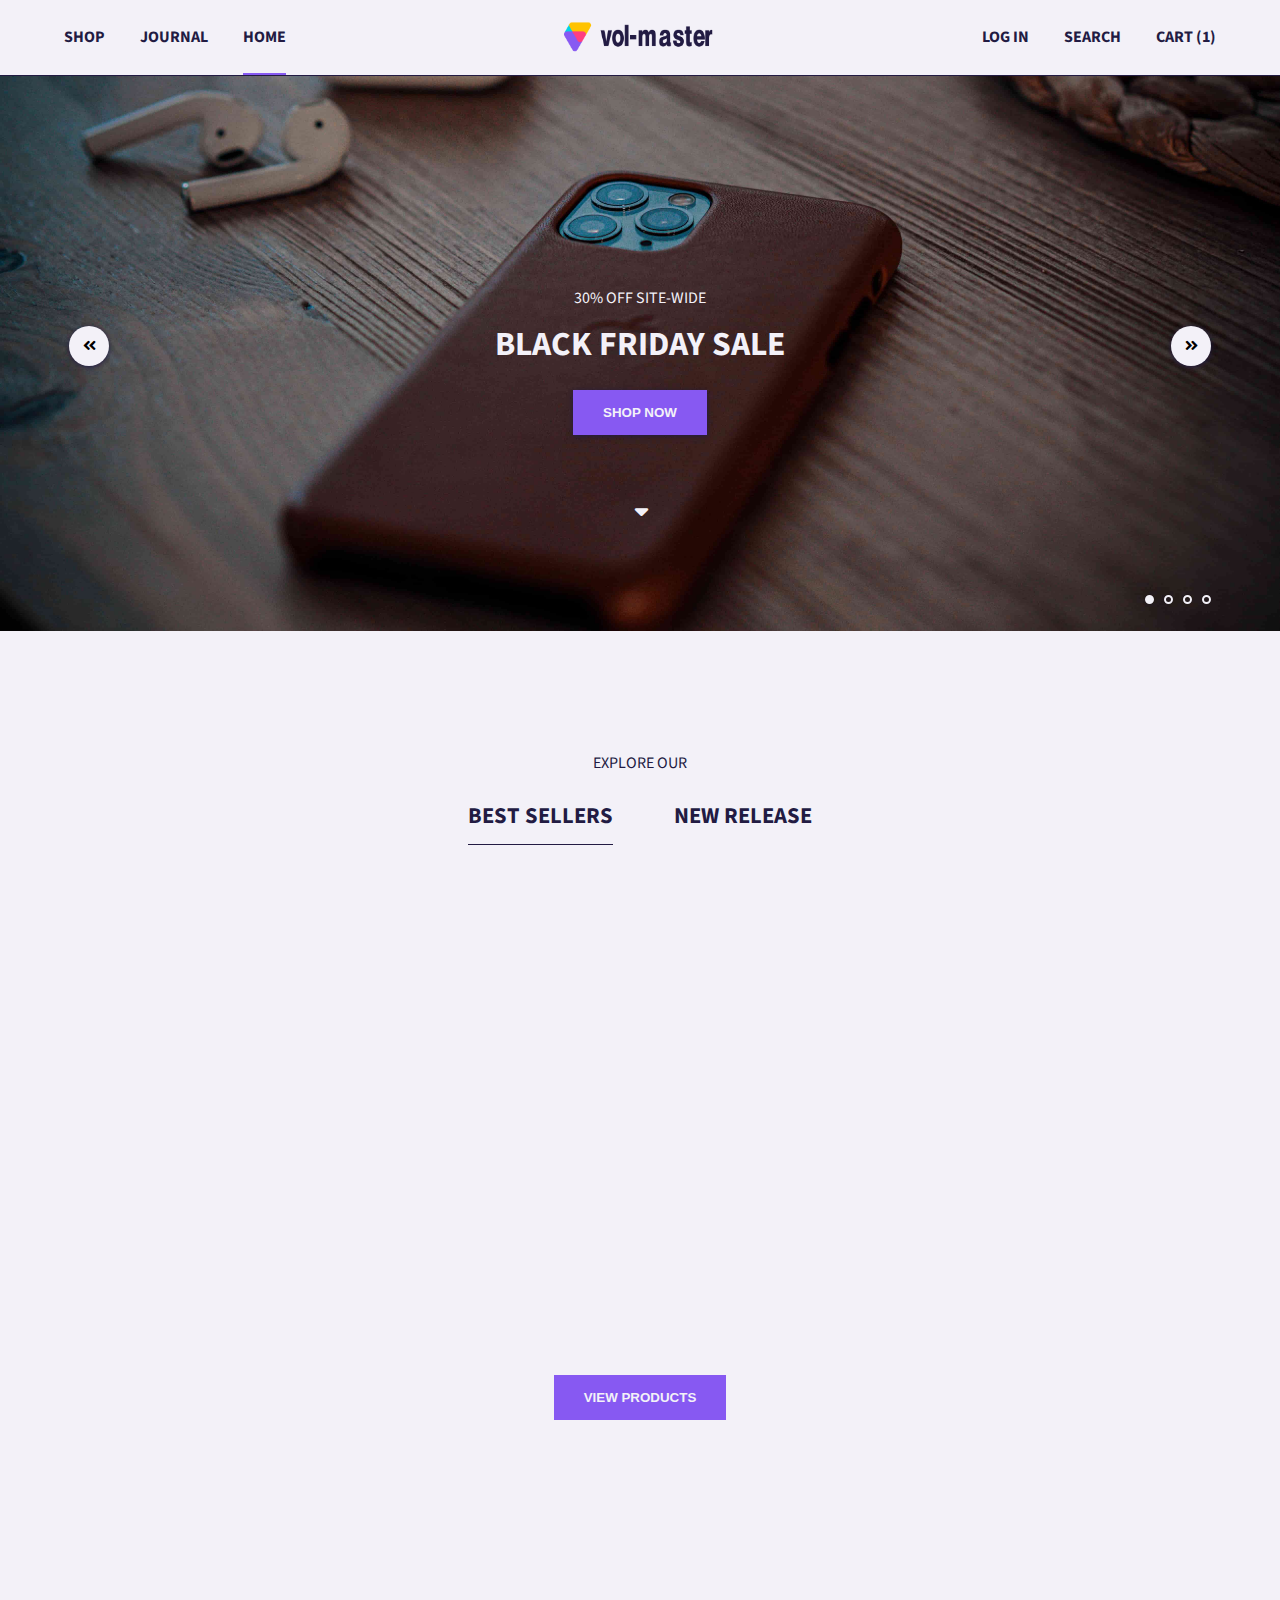
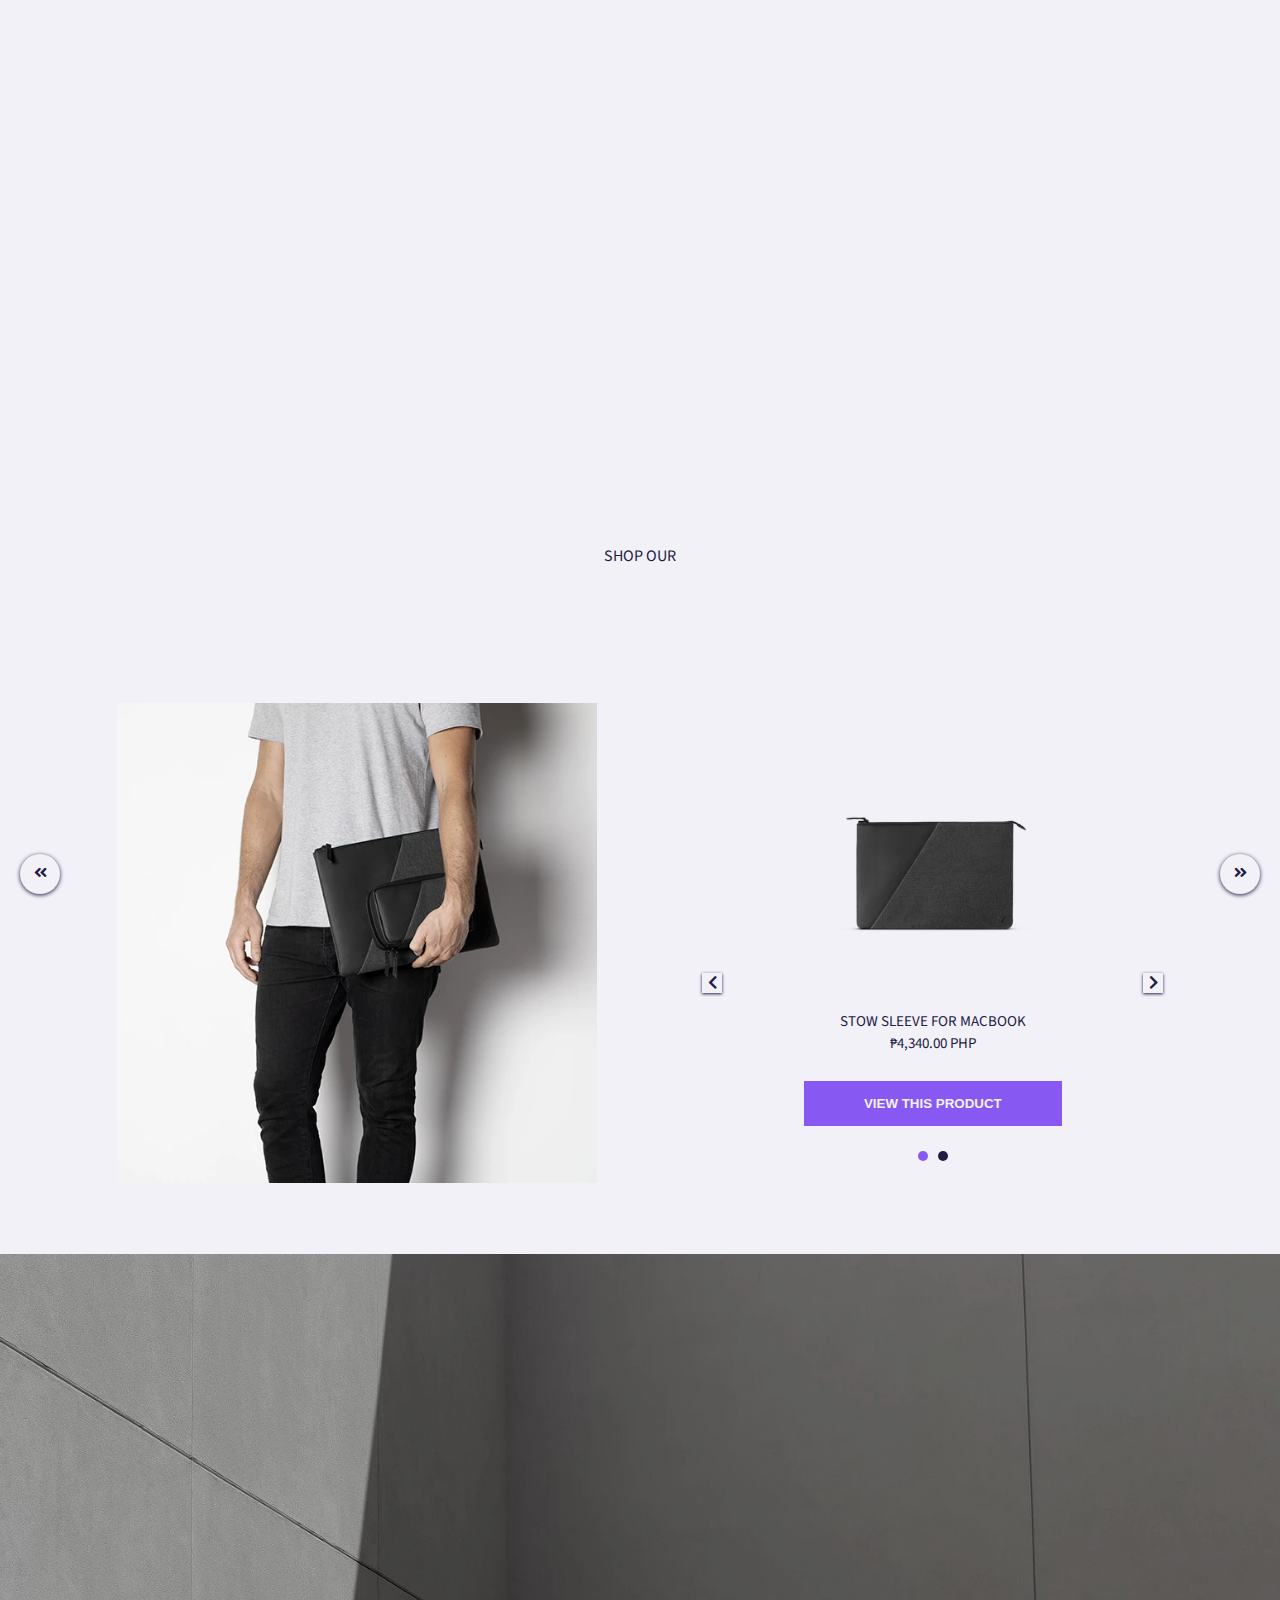
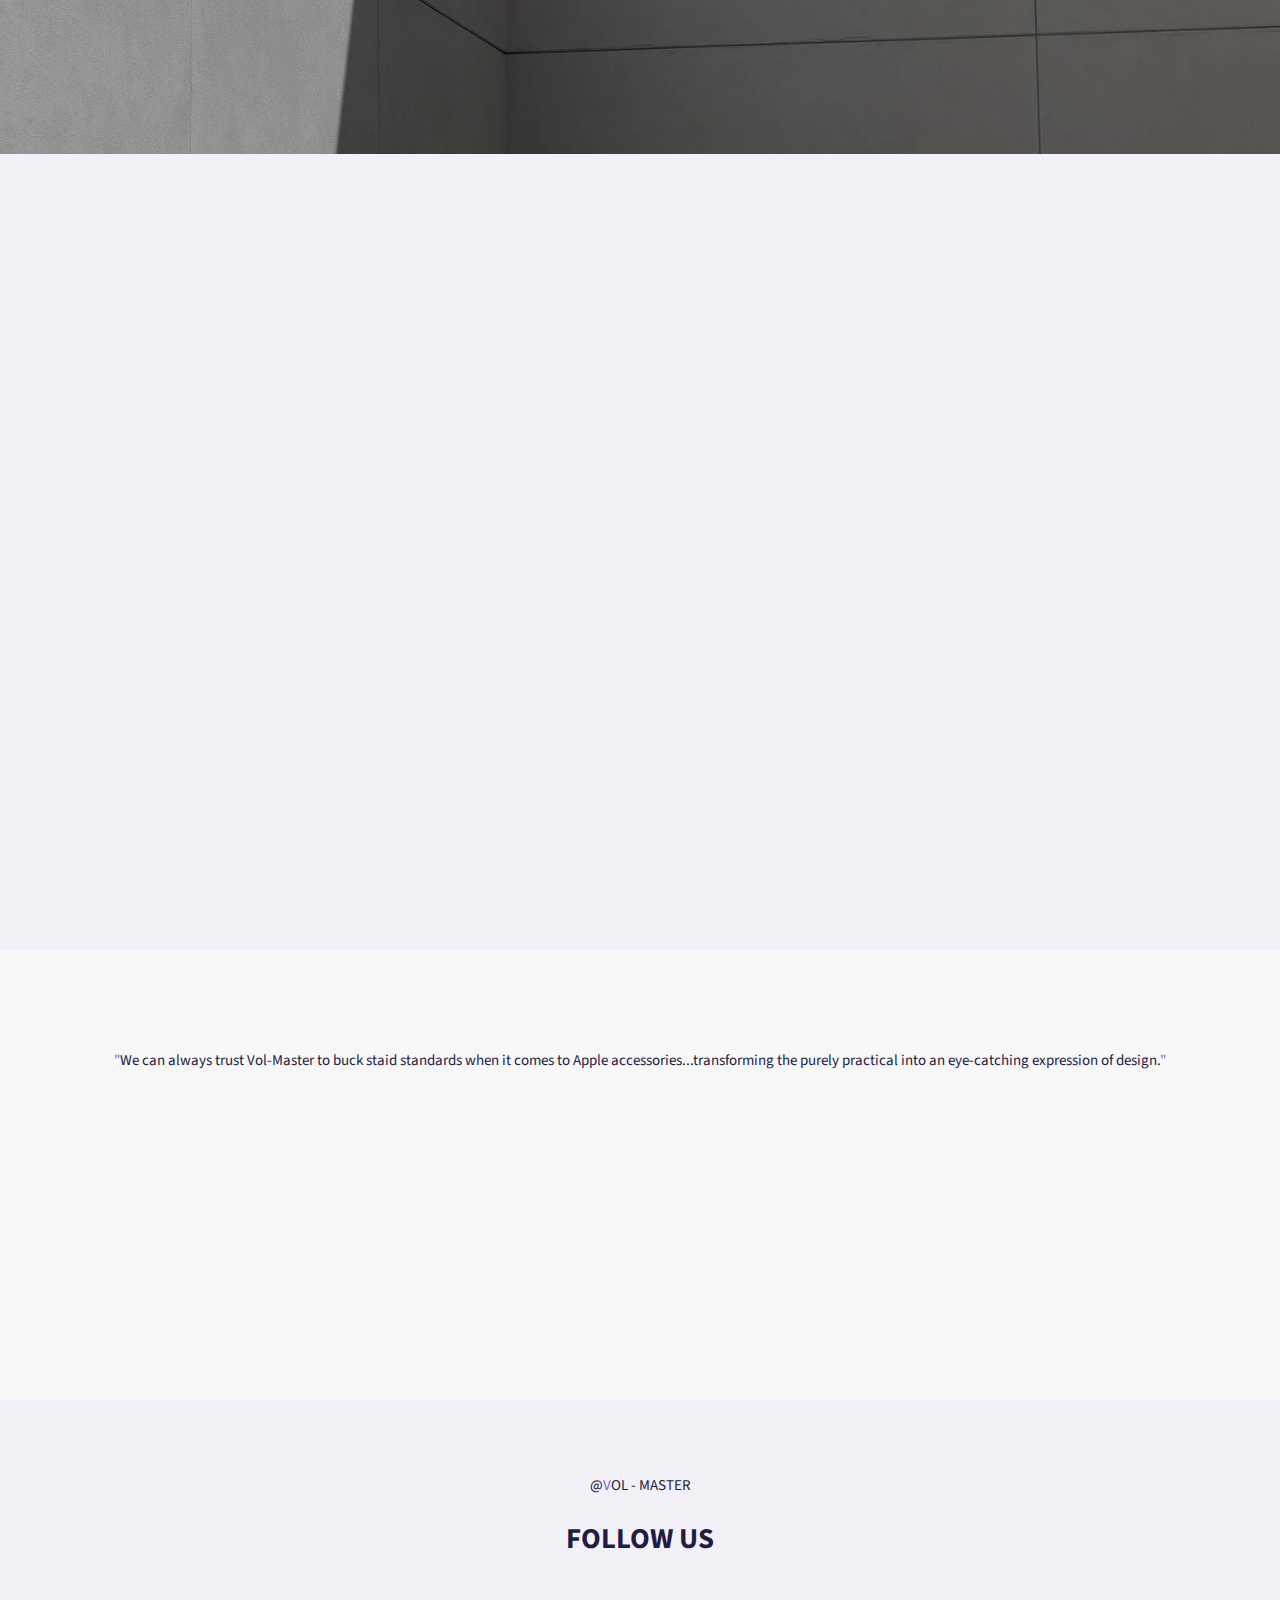
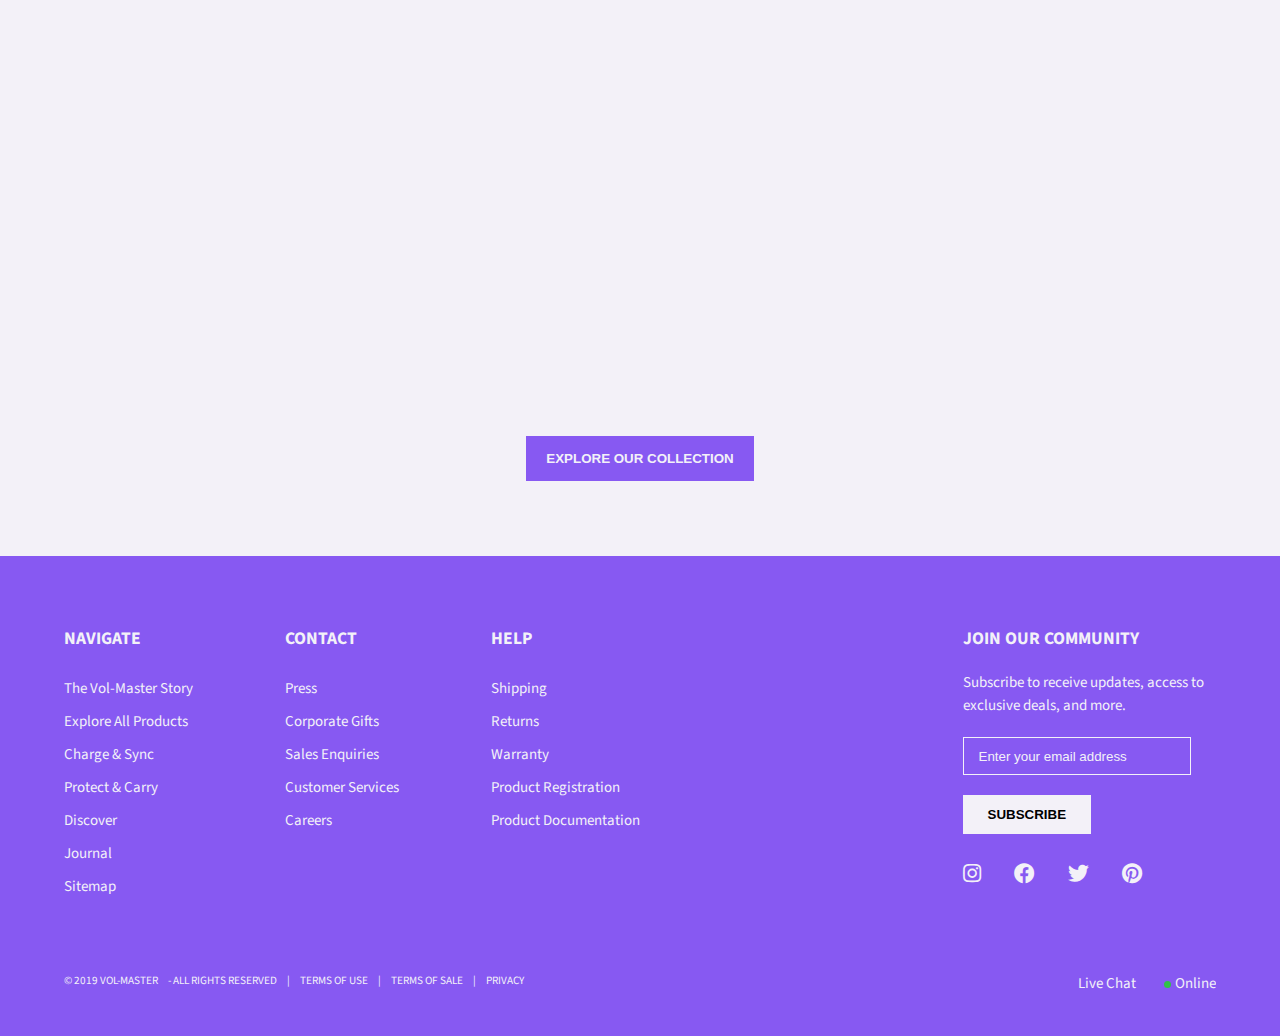
<file: index.html>
<!DOCTYPE html>
<html lang="en">
<head>
    <meta charset="UTF-8">
    <meta name="viewport" content="width=device-width, initial-scale=1, minimum-scale=1, maximum-scale=1"><!-- Swiper meta -->
    <meta http-equiv="X-UA-Compatible" content="ie=edge">
    <title>Welcome | Vol-Master</title>
    <link href="https://fonts.googleapis.com/css?family=Source+Sans+Pro:400,700&display=swap" rel="stylesheet">
    <link rel="stylesheet" href="https://use.fontawesome.com/releases/v5.2.0/css/all.css">
    <link rel="stylesheet" href="css/main.css">
    <link rel="stylesheet" href="css/style_2.css">
    <link rel="stylesheet" href="css/swiper.min.css">
    <link rel="shortcut icon" href="img/favicon.png">
    <link rel="stylesheet" href="aos/aos@next/dist/aos.css">
    <script src="js/jquery-3.4.1.js"></script>
</head>
<body>

        <header>
            <div class="container">
                <nav class="left_case_nav">
                    <ul class="nav_big">
                        <li class="hover_shop_method"><a href="shop.html">SHOP</a></li>
                        <li><a href="journal.html">JOURNAL</a></li>
                        <li class="current"><a href="index.html">HOME</a></li>
                    </ul>
                    <ul class="nav_small">
                        <li><a href="shop.html">SHOP</a>
                            <ul class="nav_ul_small_2">
                                <li><a href="">Explore All Products</a></li>
                                <li><a href="">New Releases</a></li>
                                <li><a href="">Best Sellers</a></li>
                                <li><a href="">Online Exclusives</a></li>
                                <li><a href="">PR/01 Speaker</a></li>
                            </ul>
                        </li>
                        <li><a href="">BY DEVICE</a>
                            <ul class="nav_ul_small_2">
                                <li><a href="">iPhone</a></li>
                                <li><a href="">AirPods</a></li>
                                <li><a href="">iPad</a></li>
                                <li><a href="">MacBook</a></li>                           
                            </ul>
                        </li>
                        <li><a href="">CHARGE & SYNC</a>
                            <ul class="nav_ul_small_2">
                                <li><a href="">All Charge & Sync</a></li>
                                <li><a href="">Wireless & Charging</a></li>
                                <li><a href="">Charging Cables</a></li>
                                <li><a href="">Power</a></li>
                                <li><a href="">Audio & Video Cables</a></li>                              
                            </ul>
                        </li>
                        <li><a href="">PROTECT & CARRY</a>
                            <ul class="nav_ul_small_2">
                                <li><a href="">All Protect & Carry</a></li>
                                <li><a href="">iPhone Cases</a></li>
                                <li><a href="">AirPods Cases</a></li>
                                <li><a href="">iPad Sleeve</a></li>
                                <li><a href="">MacBook Sleeve</a></li>
                                <li><a href="">Accessory Organizer</a></li>                                
                            </ul>
                        </li>
                        <li><a href="journal.html">JOURNAL</a></li>
                        <li><a href="login.html">lOG IN</a></li>
                        <li><a href="search.html">SEARCH</a></li>
                    </ul>
                    <ul class="nav_social_media">
                        <li><a href=""><i class="fab fa-facebook"></i></a></li>
                        <li><a href=""><i class="fab fa-instagram"></i></a></li>
                        <li><a href=""><i class="fab fa-twitter"></i></a></li>
                        <li><a href=""><i class="fab fa-pinterest"></i></a></li>
                    </ul>
                </nav>
                <div class="menu-toggle">
                    <span></span>
                    <span></span>
                    <span></span>
                </div>
                <div class="case_center_logo">
                    <a href="index.html"><img src="img/Logo.png" alt="Logo"></a>
                </div>
                <nav class="right_case_nav">
                    <ul>
                        <li><a href="login.html">LOG IN </a></li>
                        <li><a href="search.html">SEARCH</a></li>
                        <li class="open_cart"><a href="#">CART (1)</a></li>
                    </ul>
                </nav>
                <div class="cart_toggle">
                    <i class="fab fa-opencart"></i>
                </div>
            </div>
        </header>

 <!-- BODY -->

        <section class="sec_layer_1_banner" id="sec_1_page">
            <div class="container">
                <div class="row_case_btn_slide">
                    <div class="sec_1_left_btn"><i class="fas fa-angle-double-left"></i></div>
                    <div class="sec_1_reight_btn"><i class="fas fa-angle-double-right"></i></div>
                </div>
                <div class="case_content_text">
                    <p>30% OFF SITE-WIDE</p>
                    <h1>BLACK FRIDAY SALE</h1>
                    <a href="shop.html"><button type="button"><span>SHOP NOW</span></button></a>
                </div>
                <div class="case_dot_banner">
                    <div class="dot"></div>
                    <div class="dot"></div>
                    <div class="dot"></div>
                    <div class="dot"></div>
                </div>
                <div class="case_arrow_down">         
                    <a class="scroll" href="#sec_2_page"><i class="fas fa-sort-down"></i></a>
                </div>
            </div>
        </section>

        <section class="sec_layer_2" id="sec_2_page">
            <div class="container">
                <p data-aos="fade-left" data-aos-duration="300">EXPLORE OUR</p>
                <div class="sub_title">
                    <h2 class="left_sel active">BEST SELLERS</h2>
                    <h2 class="right_sel">NEW RELEASE</h2>
                </div>
                <div class="box_case active" data-aos="fade-right" data-aos-duration="600">
                    <div class="swiper-container">
                        <div class="swiper-wrapper">
                            <div class="swiper-slide" >
                                <img src="img/NIGHT_CABLE_Zebra_400x.png" alt="">
                                <div class="text_content">
                                    <p>NIGHT CABLE</p>
                                    <P>₱1,900.OO PHP</P> 
                                </div>                                               
                            </div>
                            <div class="swiper-slide" >
                                <img src="img/STOW_organizer_slate_400x.png" alt="">
                                <div class="text_content">
                                    <p>STOW ORGANIZER</p>
                                    <P>₱3,250.OO PHP</P> 
                                </div>                                               
                            </div>
                            <div class="swiper-slide" >
                                <img src="img/CLICCard_IP11PRO_black_withphone_noshadow_400x.png" alt="">
                                <div class="text_content">
                                    <p>CLICK CARD</p>
                                    <P>₱2,710.OO PHP</P> 
                                </div>                                               
                            </div>
                            <div class="swiper-slide" >
                                <img src="img/SMART-CHARGER-INT-Product-Thumbnails_0004_PD-45W-Hero_400x.png" alt="">
                                <div class="text_content">
                                    <p>SMART HUB PD 45W</p>
                                    <P>₱3,250.OO PHP</P> 
                                </div>                                               
                            </div>
                            <div class="swiper-slide" >
                                <img src="img/0002_DOCK-WIRELESS_SLATE_Hero_400x.png" alt="">
                                <div class="text_content">
                                    <p>DOCK WIRELESS CHARGER</p>
                                    <P>₱4,330.OO PHP</P> 
                                </div>                                               
                            </div>  
                            <div class="swiper-slide" >
                                <img src="img/0000_AirpodsCase_Marquetry_Front_Rose_noshadow_400x.png" alt="">
                                <div class="text_content">
                                    <p>MARQUETY CASE</p>
                                    <P>₱2,170.OO PHP</P> 
                                </div>                                               
                            </div>
                            <div class="swiper-slide" >
                                <img src="img/ezgif.com-webp-to-png_2.png" alt="">
                                <div class="text_content">
                                    <p>STOW SLEEVE FOR MACBOOK</p>
                                    <P>₱4,200.OO PHP</P> 
                                </div>                                               
                            </div>
                            <div class="swiper-slide" >
                                <img src="img/0001_AirpodsCase_Marquetry_Front_Black_noshadow_400x.png" alt="">
                                <div class="text_content">
                                    <p>MARQUETY CASE FOR AIRPODS</p>
                                    <P>₱1,900.OO PHP</P> 
                                </div>                                               
                            </div>
                            <div class="swiper-slide" >
                                <img src="img/ezgif.com-webp-to-png _4.png" alt="">
                                <div class="text_content">
                                    <p>KEY CABLE</p>
                                    <P>₱1,360.OO PHP</P> 
                                </div>                                               
                            </div>
                            <div class="swiper-slide" >
                                <img src="img/ezgif.com-webp-to-png _3.png" alt="">
                                <div class="text_content">
                                    <p>BELT CABLE UNIVERSAL</p>
                                    <P>₱2,170.OO PHP</P> 
                                </div>                                               
                            </div>                                  
                        </div>
                            <!-- Add Pagination -->
                        <div class="swiper-pagination"></div>
                    </div> 
                </div>
                <div class="box_case_2">   
                    <div class="swiper-container">
                        <div class="swiper-wrapper">
                            <div class="swiper-slide" >
                                <img src="img/0008_Airpods_Curve_Black_Front_noshadow_400x.png" alt="">
                                <div class="text_content">
                                    <p>NIGHT CABLE</p>
                                    <P>₱1,900.OO PHP</P> 
                                </div>                                               
                            </div>
                            <div class="swiper-slide" >
                                <img src="img/0001_AirpodsCase_Marquetry_Front_Black_noshadow_400x.png" alt="">
                                <div class="text_content">
                                    <p>NIGHT CABLE</p>
                                    <P>₱1,900.OO PHP</P> 
                                </div>                                               
                            </div>
                            <div class="swiper-slide" >
                                <img src="img/0013_AirpodsCase_Front_Black_noshadow_400x.png" alt="">
                                <div class="text_content">
                                    <p>NIGHT CABLE</p>
                                    <P>₱1,900.OO PHP</P> 
                                </div>                                               
                            </div>
                            <div class="swiper-slide" >
                                <img src="img/0002_DOCK-WIRELESS_SLATE_Hero_400x.png" alt="">
                                <div class="text_content">
                                    <p>NIGHT CABLE</p>
                                    <P>₱1,900.OO PHP</P> 
                                </div>                                               
                            </div>
                            <div class="swiper-slide" >
                                <img src="img/NIGHT_CABLE_Zebra_400x.png" alt="">
                                <div class="text_content">
                                    <p>NIGHT CABLE</p>
                                    <P>₱1,900.OO PHP</P> 
                                </div>                                               
                            </div>                                    
                        </div>
                            <!-- Add Pagination -->
                        <div class="swiper-pagination"></div>
                    </div>          
                </div>
                <a href="shop.html"><button type="button"><span>VIEW PRODUCTS</span></button></a>
            </div>  
        </section>

        <section class="sec_layer_3">
            <div class="img_box_case">
                <div class="box" data-aos="fade-right" data-aos-duration="1000">
                    <img src="img/charger.jpg" alt="">
                    <div class="text_content">
                        <h1>CHARGE & SYNC</h1>
                        <a href="shop.html"><button type="button"><span>SHOP NOW</span></button></a>
                    </div>
                </div>
                <div class="box" data-aos="zoom-in" data-aos-duration="1000">
                    <img src="img/screen-post-fHFGxhB7kiA-unsplash.jpg" alt="">
                    <div class="text_content">
                        <h1>PROTECT & CARRY</h1>
                        <a href="shop.html"><button type="button"><span>SHOP NOW</span></button></a>
                    </div>
                </div>
                <div class="box" data-aos="fade-left" data-aos-duration="1000">
                    <img src="img/collections.jpg" alt="">
                    <div class="text_content">
                        <h1>COLLECTIONS</h1>
                        <a href="shop.html"><button type="button"><span>SHOP NOW</span></button></a>
                    </div>
                </div>
            </div>
        </section>

        <section class="sec_layer_4">
            <div class="container">
                <div class="header_title">
                    <p>SHOP OUR</p>
                    <h2 data-aos="fade-left" data-aos-duration="1000">LOOKS</h2>                 
                </div>
                <div class="main_box_content">
                    <div class="tester_case">
                        <div class="box">
                            <div class="left_box_2">
                                <img src="img/ezgif.com-webp-to-png.png" alt="">
                            </div>
                            <div class="right_box_2">
                                <img src="img/ezgif.com-webp-to-png_2.png" alt="">
                                <p>STOW SLEEVE FOR MACBOOK</p>
                                <p>₱4,340.00 PHP</p>
                                <button><span>VIEW THIS PRODUCT</span></button>
                                <div class="dot_box">
                                    <div class="dot active"></div>
                                    <div class="dot"></div>
                                </div>
                                <div class="small_slides_btn">
                                    <div class="left_btn">
                                        <i class="fas fa-chevron-left"></i>
                                    </div>
                                    <div class="right_btn">
                                        <i class="fas fa-chevron-right"></i>
                                    </div>
                                </div>
                            </div>
                        </div>
                    </div> 
                    <div class="tester_case">   
                        <div class="box">
                            <div class="left_box_2">
                                <img src="img/ezgif.com-webp-to-png _5.png" alt="">
                            </div>
                            <div class="right_box_2">
                                <img src="img/ezgif.com-webp-to-png _4.png" alt="">
                                <p>STOW SLEEVE FOR MACBOOK</p>
                                <p>₱4,340.00 PHP</p>
                                <button><span>VIEW THIS PRODUCT</span></button>
                                <div class="dot_box">
                                    <div class="dot active"></div>
                                    <div class="dot"></div>
                                </div>
                                <div class="small_slides_btn">
                                    <div class="left_btn">
                                        <i class="fas fa-chevron-left"></i>
                                    </div>
                                    <div class="right_btn">
                                        <i class="fas fa-chevron-right"></i>
                                    </div>
                                </div>
                            </div>
                        </div>
                    </div>    
                    <div class="bog_slides_btn">
                        <div class="sec_4_left_btn">
                            <i class="fas fa-angle-double-left"></i>
                        </div>
                        <div class="sec_4_right_btn">
                            <i class="fas fa-angle-double-right"></i>
                        </div>
                    </div>
                </div>
            </div>
        </section>

        <section class="sec_layer_5">
            <div class="container" data-aos="fade-up" data-aos-duration="1000">
                <p class="p_title">ABOUT</p>
                <h1><span class="highlight">V</span>OL - MASTER</h1>
                <p class="p_content">Born out of a shared love of good design & quality products, we create considered solutions fit for the modern lifestyle. Always driven by passion, we work to empower others to live the same way.</p>
            </div>
        </section>

        <section class="sec_layer_6">
            <div class="container">
                <h1 data-aos="fade-left" data-aos-duration="300">JOURNAL</h1>
                <div class="box_content">
                    <div class="box" data-aos="flip-right" data-aos-duration="1000">
                        <img src="img/Power-header_400x.jpg" alt="">
                        <div class="text_content">
                            <p>NEWS</p>
                            <h2>DO MORE WITH THE NEW STANDARD OF CHARGING</h2>
                            <p>The more time we spend on-the-go – whether traveling short or long distances, being often abroad, or even just shifting between personal and profes...</p>
                            <button>Read More</button>
                        </div>
                    </div>
                    <div class="box" data-aos="flip-right" data-aos-duration="1000">
                        <img src="img/CEO.jpg" alt="">
                        <div class="text_content">
                            <p>INTERVIEW</p>
                            <h2>OUR CEO & CO-FOUNDER, ON CEASELESS CREATIVITY </h2>
                            <p>Whether surfing, interior design or tech, Igor Duc has never been one to shy away from channeling his interests and manifesting them into something...</p>
                            <button>Read More</button>
                        </div>
                    </div>
                    <div class="box" data-aos="flip-right" data-aos-duration="1000">
                        <img src="img/Journal_STOW_header-2_400x.jpg" alt="">
                        <div class="text_content">
                            <p>DESIGN</p>
                            <h2>DESIGNING THE STOW COLLECTION</h2>
                            <p>We’ve been asked for some time now why there aren’t any soft goods in our line. The answer was always a bit simple: there’ve been more than just a ...</p>
                            <button>Read More</button>
                        </div>
                    </div>
                </div>
            </div>
        </section>

        <section class="sec_layer_7">      
            <div class="container">
                <p><span class="highlight">"</span>We can always trust Vol-Master to buck staid standards when it comes to Apple accessories...transforming the purely practical into an eye-catching expression of design.<span class="highlight">"</span></p>
                <div class="icon_case" data-aos="fade-up" data-aos-duration="1000">
                    <div class="box">
                        <img src="img/1.png" alt="">
                    </div>
                    <div class="box">
                        <img src="img/2.png" alt="">
                    </div>
                    <div class="box">
                        <img src="img/3.png" alt="">
                    </div>
                    <div class="box">
                        <img src="img/4.png" alt="">
                    </div>
                    <div class="box">
                        <img src="img/5.png" alt="">
                    </div>
                    <div class="box">
                        <img src="img/6.png" alt="">
                    </div>
                </div>
            </div>
        </section>

        <section class="sec_layer_8">
            <div class="container">
                <p>@<span class="highlight">V</span>OL - MASTER</p>
                <h1>FOLLOW US</h1>
                <div class="main_box_case" data-aos="zoom-in" data-aos-duration="1000">
                    <div class="swiper-container_sec_8">
                        <div class="swiper-wrapper">
                            <div class="swiper-slide">
                                <img src="img/70305774_411713716191745_8441873133696653631_n.jpg" alt="">                                                                      
                            </div>
                            <div class="swiper-slide">
                                <img src="img/74682966_530807794145160_4703520437972668137_n.jpg" alt="">                                                 
                            </div>
                            <div class="swiper-slide">
                                <img src="img/78922799_184326346041928_1436059199211296998_n.jpg" alt="">                                                                           
                            </div>
                            <div class="swiper-slide">
                                <img src="img/72092416_568522183908024_8505050951135749693_n.jpg" alt="">                                                                          
                            </div>
                            <div class="swiper-slide">
                                <img src="img/72095278_154594595931706_2211378918425830529_n.jpg" alt="">                                                                 
                            </div>                           
                            <div class="swiper-slide">
                                <img src="img/72998849_496903264250401_6997401692581532739_n.jpg" alt="">                                                                 
                            </div> 
                            <div class="swiper-slide">
                                <img src="img/70795656_2487736594608438_678428093577821654_n.jpg" alt="">                                                                 
                            </div> 
                            <div class="swiper-slide">
                                <img src="img/70802149_152694312758946_3562187236757143803_n.jpg" alt="">                                                                 
                            </div> 
                            <div class="swiper-slide">
                                <img src="img/72317929_264671261160906_1194446630039320206_n.jpg" alt="">                                                                 
                            </div> 
                        </div>
                            <!-- Add Pagination -->
                        <div class="swiper-pagination"></div>
                    </div>      
                </div>
            </div>
            <button><span>EXPLORE OUR COLLECTION</span></button>
        </section>

<!-- FOOTER -->

        <footer>
            <div class="container">
                <div class="main_case_box">
                    <div class="box_left">
                        <div class="box_left_2">
                            <div class="box">
                                <h3>NAVIGATE</h3>
                                <a href=""><p>The Vol-Master Story</p></a>
                                <a href=""><p>Explore All Products</p></a>
                                <a href=""><p>Charge & Sync</p></a>
                                <a href=""><p>Protect & Carry</p></a>
                                <a href=""><p>Discover</p></a>
                                <a href=""><p>Journal</p></a>
                                <a href=""><p>Sitemap</p></a>
                            </div>
                            <div class="box">
                                <h3>CONTACT</h3>
                                <a href=""><p>Press</p></a>
                                <a href=""><p>Corporate Gifts</p></a>
                                <a href=""><p>Sales Enquiries</p></a>
                                <a href=""><p>Customer Services</p></a>
                                <a href=""><p>Careers</p></a>                 
                            </div>
                            <div class="box">
                                <h3>HELP</h3>
                                <a href=""><p>Shipping</p></a>
                                <a href=""><p>Returns</p></a>
                                <a href=""><p>Warranty</p></a>
                                <a href=""><p>Product Registration</p></a>
                                <a href=""><p>Product Documentation</p></a>
                            </div>
                        </div>
                    </div>
                    <div class="box_right">
                        <h3>JOIN OUR COMMUNITY</h3>
                        <form action="">
                            <p>Subscribe to receive updates, access to exclusive deals, and more.</p>
                            <input type="text" placeholder="Enter your email address">
                            <button><span>SUBSCRIBE</span></button>
                        </form>
                        <div class="social_case">
                            <a href=""><i class="fab fa-instagram"></i></a>
                            <a href=""><i class="fab fa-facebook"></i></a>
                            <a href=""><i class="fab fa-twitter"></i></a>
                            <a href=""><i class="fab fa-pinterest"></i></a>
                        </div>
                    </div>
                </div>
                <div class="case_bottom">
                    <div class="left_bottom">
                        <p><a href="">&copy; 2019 VOL-MASTER</a></p>
                        <p>-&nbsp;ALL RIGHTS RESERVED</p>
                        <p>|</p> 
                        <p><a href="">TERMS OF USE</a></p>
                        <p>|</p>
                        <p><a href="">TERMS OF SALE</a></p>
                        <p>|</p>
                        <p><a href="">PRIVACY</a></p>   
                    </div>
                    <div class="right_bottom">
                        <div class="box">
                            <a href="">Live Chat</a>
                        </div>
                        <div class="box">
                            <div class="dot"></div>
                            <a href="">Online</a>
                        </div>
                    </div>
                </div>
            </div>    
        </footer>

<!-- GO TO TOP PAGE  -->

        <section class="sec_arrow_up">
            <a class="scroll" href="#sec_1_page"> 
                <div class="circle_case">
                    <i class="fas fa-angle-double-up"></i>
                </div>
            </a>
        </section>

<!-- HOVER NAV PAGE -->

        <section class="sec_shop_nav_hover">
            <div class="container">
                <div class="main_box_show_case">
                    <div class="left_case">
                        <div class="box">
                            <h5>SHOP</h5>
                            <a href=""><p>Explore All Products</p></a>
                            <a href=""><p>New Releases</p></a>
                            <a href=""><p>Best Sellers</p></a>
                            <a href=""><p>Online Exclusives </p></a>
                            <a href=""><p>PR/01 Speaker</p></a>
                        </div>
                        <div class="box">
                            <h5>BY DEVICE</h5>
                            <a href=""><p>iPhone</p></a>
                            <a href=""><p>AirPods</p></a>
                            <a href=""><p>iPod</p></a>
                            <a href=""><p>MacBook</p></a>
                        </div>
                        <div class="box">
                            <h5>CHARGE & SYNC </h5>
                            <a href=""><p>Wireless Charging</p></a>
                            <a href=""><p>Charging Cables</p></a>
                            <a href=""><p>Power</p></a>
                            <a href=""><p>Auto & Video Cables</p></a>
                        </div>
                        <div class="box">
                            <h5>PROTECT & CARRY </h5>
                            <a href=""><p>iPhone Cases</p></a>
                            <a href=""><p>AirPods Cases</p></a>
                            <a href=""><p>iPod Sleeve </p></a>
                            <a href=""><p>Accessory Organizer</p></a>
                        </div>
                    </div>
                    <div class="right_case">
                        <img src="img/ezgif.com-webp-to-jpg.jpg" alt="">
                        <div class="text_content">  
                            <p class="p_top">BLACK FRIDAY SALE</p>
                            <p class="p_bottom">ENJOY 30% OFF SITE-WIDE</p>
                        </div>
                    </div>
                </div>
            </div>
        </section>

<!-- OPEN CART PAGE -->

        <section class="sec_1_cart">
            <div class="header_case">
                <h1>CART</h1>
                <span class="close">X</span>
            </div>
            <div class="img_box_case">
                <div class="left_box">
                    <img src="img/ezgif.com-webp-to-png _3.png" alt="">
                </div>
                <div class="right_box">
                    <h3>NIGHT CABLE</h3>
                    <p class="p_sub">ZEBRA / USB-A TO LIGHTNING</p>
                    <p class="price">₱1,519.00 PHP</p>
                    <p class="prev_price">₱2,179.00 PHP</p>
                    <div class="p_bottom">
                        <p>QTY : <span>2</span></p>
                        <p class="remove">REMOVE</p>
                    </div>
                </div>
            </div>
            <div class="total_case">
                <p>TOTAL</p>
                <p>₱3,038.76 PHP</p>           
            </div>
            <div class="button_case">
                <a href="cart.html"><button class="view_cart"><span>VIEW CART</span></button><br></a>
                <button class="check_out"><span>PROCEED TO CHECK OUT</span></button>
            </div>
        </section>


        
        <script src="js/swiper.min.js"></script>
        <script src="js/script_function.js"></script>
         
        <script src="aos/aos@next/dist/aos.js"></script>
        <script>
			AOS.init({
				offset:60
			});
        </script>    
    
</body>
</html>
</file>
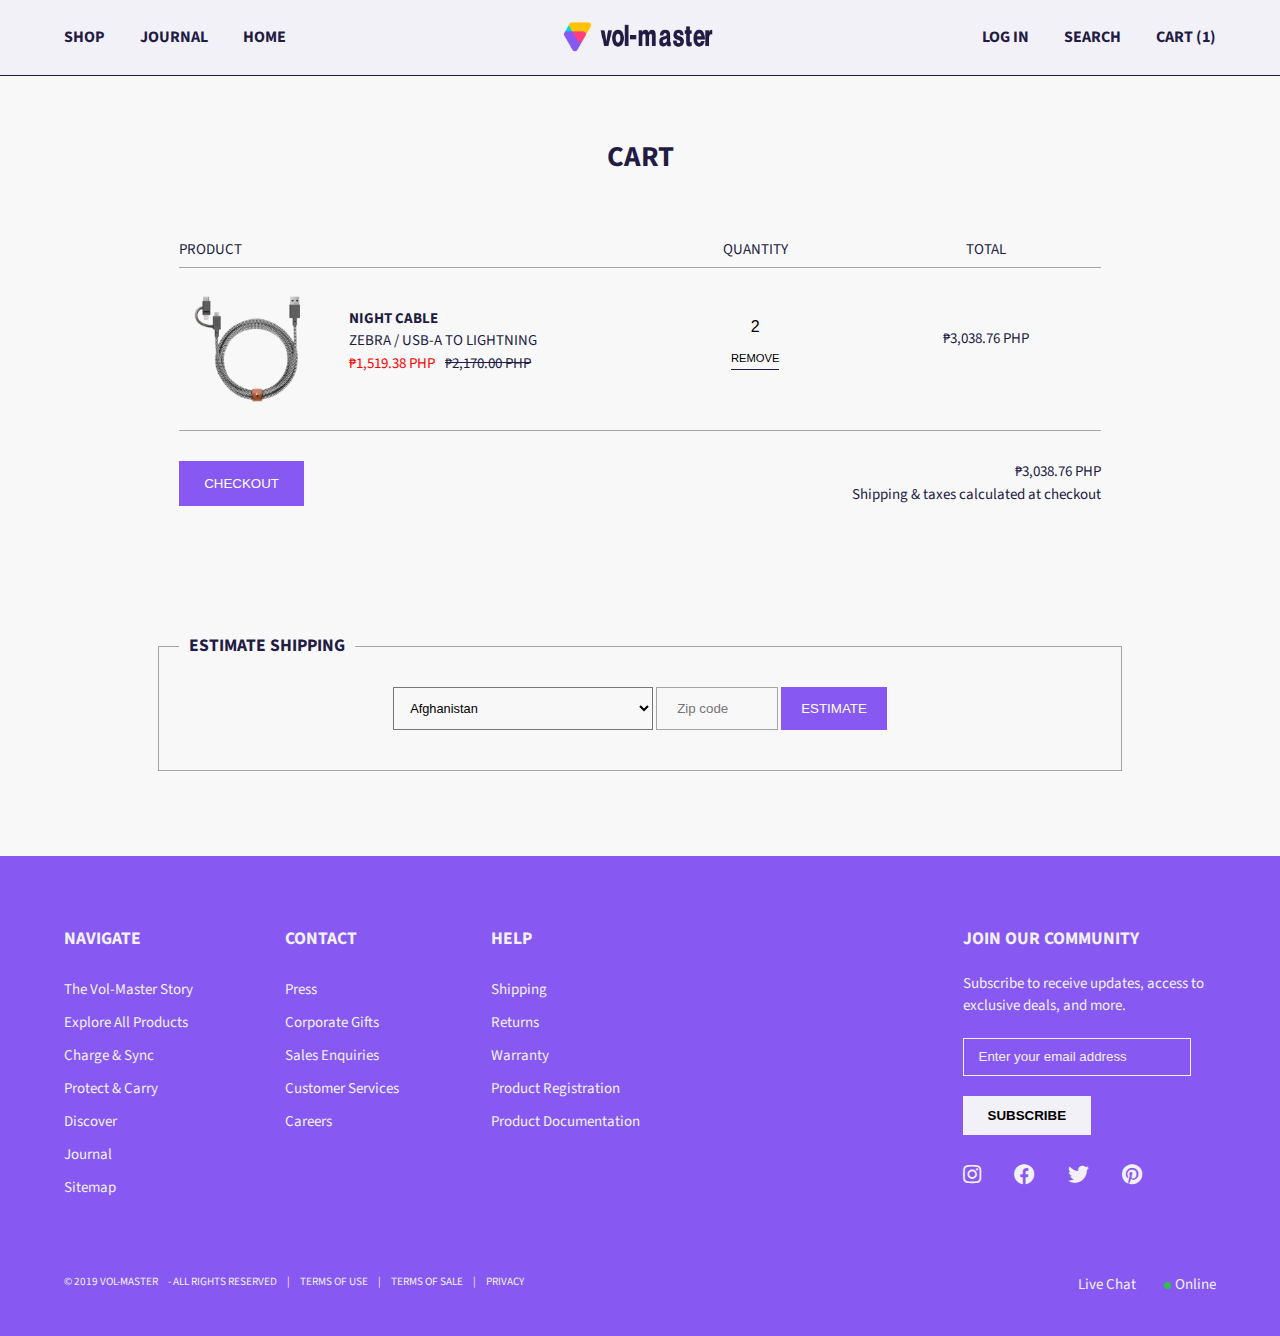
<file: cart.html>
<!DOCTYPE html>
<html lang="en">
<head>
    <meta charset="UTF-8">
    <meta name="viewport" content="width=device-width, initial-scale=1, minimum-scale=1, maximum-scale=1"><!-- Swiper meta -->
    <meta http-equiv="X-UA-Compatible" content="ie=edge">
    <title>Product | Vol-Master</title>
    <link href="https://fonts.googleapis.com/css?family=Source+Sans+Pro:400,700&display=swap" rel="stylesheet">
    <link rel="stylesheet" href="https://use.fontawesome.com/releases/v5.2.0/css/all.css">
    <link rel="stylesheet" href="css/main.css">
    <link rel="stylesheet" href="css/style_2.css">
    <link rel="stylesheet" href="css/swiper.min.css">
    <link rel="shortcut icon" href="img/favicon.png">
    <link rel="stylesheet" href="aos/aos@next/dist/aos.css">
    <script src="js/jquery-3.4.1.js"></script>
</head>
<body>

        <header>
            <div class="container">
                <nav class="left_case_nav">
                    <ul class="nav_big">
                        <li class="hover_shop_method"><a href="shop.html">SHOP</a></li>
                        <li><a href="journal.html">JOURNAL</a></li>
                        <li><a href="index.html">HOME</a></li>
                    </ul>
                    <ul class="nav_small">
                        <li><a href="shop.html">SHOP</a>
                            <ul class="nav_ul_small_2">
                                <li><a href="">Explore All Products</a></li>
                                <li><a href="">New Releases</a></li>
                                <li><a href="">Best Sellers</a></li>
                                <li><a href="">Online Exclusives</a></li>
                                <li><a href="">PR/01 Speaker</a></li>
                            </ul>
                        </li>
                        <li><a href="">BY DEVICE</a>
                            <ul class="nav_ul_small_2">
                                <li><a href="">iPhone</a></li>
                                <li><a href="">AirPods</a></li>
                                <li><a href="">iPad</a></li>
                                <li><a href="">MacBook</a></li>                           
                            </ul>
                        </li>
                        <li><a href="">CHARGE & SYNC</a>
                            <ul class="nav_ul_small_2">
                                <li><a href="">All Charge & Sync</a></li>
                                <li><a href="">Wireless & Charging</a></li>
                                <li><a href="">Charging Cables</a></li>
                                <li><a href="">Power</a></li>
                                <li><a href="">Audio & Video Cables</a></li>                              
                            </ul>
                        </li>
                        <li><a href="">PROTECT & CARRY</a>
                            <ul class="nav_ul_small_2">
                                <li><a href="">All Protect & Carry</a></li>
                                <li><a href="">iPhone Cases</a></li>
                                <li><a href="">AirPods Cases</a></li>
                                <li><a href="">iPad Sleeve</a></li>
                                <li><a href="">MacBook Sleeve</a></li>
                                <li><a href="">Accessory Organizer</a></li>                                
                            </ul>
                        </li>
                        <li><a href="journal.html">JOURNAL</a></li>
                        <li><a href="login.html">lOG IN</a></li>
                        <li><a href="search.html">SEARCH</a></li>
                    </ul>
                    <ul class="nav_social_media">
                        <li><a href=""><i class="fab fa-facebook"></i></a></li>
                        <li><a href=""><i class="fab fa-instagram"></i></a></li>
                        <li><a href=""><i class="fab fa-twitter"></i></a></li>
                        <li><a href=""><i class="fab fa-pinterest"></i></a></li>
                    </ul>
                </nav>
                <div class="menu-toggle">
                    <span></span>
                    <span></span>
                    <span></span>
                </div>
                <div class="case_center_logo">
                    <a href="index.html"><img src="img/Logo.png" alt="Logo"></a>
                </div>
                <nav class="right_case_nav">
                    <ul>
                        <li><a href="login.html">LOG IN </a></li>
                        <li><a href="search.html">SEARCH</a></li>
                        <li class="open_cart"><a href="#">CART (1)</a></li>
                    </ul>
                </nav>
                <div class="cart_toggle">
                    <i class="fab fa-opencart"></i>
                </div>
            </div>
        </header>


        <section class="sec_1_cart_page" id="sec_1_cart_page">
            <div class="container">
                <h1>CART</h1>
                <div class="box_case_product">
                    <div class="left_box">
                        <p class="product">PRODUCT</p>
                        <div class="img_product">
                            <div class="img_box">
                                <img src="img/ezgif.com-webp-to-png _3.png" alt="">
                            </div>
                            <div class="text_content">
                                <p class="title">NIGHT CABLE</p>
                                <p>ZEBRA / USB-A TO LIGHTNING</p>
                                <p class="c_price">₱1,519.38 PHP<span>₱2,170.00 PHP</span></p>
                            </div>
                        </div>
                    </div>
                    <div class="middle_box">
                        <p class="quantity">QUANTITY</p>
                        <form action="">
                            <input type="text" value="2">
                            <button type="button">REMOVE</button>
                        </form>
                    </div>
                    <div class="right_box">
                        <p class="total">TOTAL</p>
                        <div class="total_content">
                            <p>₱3,038.76 PHP</p>
                        </div>
                    </div>
                </div>
                <div class="sub_total_case">
                    <button><span>CHECKOUT</span></button>
                    <div class="right_case">
                        <p class="p_price">₱3,038.76 PHP</p><br>
                        <p>Shipping & taxes calculated at checkout</p>
                    </div>
                </div>
                <div class="bottom_estimate_case">
                    <h3><span>ESTIMATE SHIPPING</span></h3>
                    <form action="">
                        <select name="" id="">
                            <option value="">Afghanistan</option>
                            <option value="">Albania</option>
                            <option value="">Australia</option>
                            <option value="">Philippines</option>
                            <option value="">Zambia</option>
                        </select>
                        <input type="text" placeholder="Zip code">
                        <button type="button"><span>ESTIMATE</span></button>
                    </form>
                </div>
            </div>
        </section>

       

        

        <footer>
            <div class="container">
                <div class="main_case_box">
                    <div class="box_left">
                        <div class="box_left_2">
                            <div class="box">
                                <h3>NAVIGATE</h3>
                                <a href=""><p>The Vol-Master Story</p></a>
                                <a href=""><p>Explore All Products</p></a>
                                <a href=""><p>Charge & Sync</p></a>
                                <a href=""><p>Protect & Carry</p></a>
                                <a href=""><p>Discover</p></a>
                                <a href=""><p>Journal</p></a>
                                <a href=""><p>Sitemap</p></a>
                            </div>
                            <div class="box">
                                <h3>CONTACT</h3>
                                <a href=""><p>Press</p></a>
                                <a href=""><p>Corporate Gifts</p></a>
                                <a href=""><p>Sales Enquiries</p></a>
                                <a href=""><p>Customer Services</p></a>
                                <a href=""><p>Careers</p></a>                 
                            </div>
                            <div class="box">
                                <h3>HELP</h3>
                                <a href=""><p>Shipping</p></a>
                                <a href=""><p>Returns</p></a>
                                <a href=""><p>Warranty</p></a>
                                <a href=""><p>Product Registration</p></a>
                                <a href=""><p>Product Documentation</p></a>
                            </div>
                        </div>
                    </div>
                    <div class="box_right">
                        <h3>JOIN OUR COMMUNITY</h3>
                        <form action="">
                            <p>Subscribe to receive updates, access to exclusive deals, and more.</p>
                            <input type="text" placeholder="Enter your email address">
                            <button><span>SUBSCRIBE</span></button>
                        </form>
                        <div class="social_case">
                            <a href=""><i class="fab fa-instagram"></i></a>
                            <a href=""><i class="fab fa-facebook"></i></a>
                            <a href=""><i class="fab fa-twitter"></i></a>
                            <a href=""><i class="fab fa-pinterest"></i></a>
                        </div>
                    </div>
                </div>
                <div class="case_bottom">
                    <div class="left_bottom">
                        <p><a href="">&copy; 2019 VOL-MASTER</a></p>
                        <p>-&nbsp;ALL RIGHTS RESERVED</p>
                        <p>|</p> 
                        <p><a href="">TERMS OF USE</a></p>
                        <p>|</p>
                        <p><a href="">TERMS OF SALE</a></p>
                        <p>|</p>
                        <p><a href="">PRIVACY</a></p>   
                    </div>
                    <div class="right_bottom">
                        <div class="box">
                            <a href="">Live Chat</a>
                        </div>
                        <div class="box">
                            <div class="dot"></div>
                            <a href="">Online</a>
                        </div>
                    </div>
                </div>
            </div>    
        </footer>

        <section class="sec_arrow_up">
            <a class="scroll" href="#sec_1_cart_page"> 
                <div class="circle_case">
                    <i class="fas fa-angle-double-up"></i>
                </div>
            </a>
        </section>

        <section class="sec_shop_nav_hover">
            <div class="container">
                <div class="main_box_show_case">
                    <div class="left_case">
                        <div class="box">
                            <h5>SHOP</h5>
                            <a href=""><p>Explore All Products</p></a>
                            <a href=""><p>New Releases</p></a>
                            <a href=""><p>Best Sellers</p></a>
                            <a href=""><p>Online Exclusives </p></a>
                            <a href=""><p>PR/01 Speaker</p></a>
                        </div>
                        <div class="box">
                            <h5>BY DEVICE</h5>
                            <a href=""><p>iPhone</p></a>
                            <a href=""><p>AirPods</p></a>
                            <a href=""><p>iPod</p></a>
                            <a href=""><p>MacBook</p></a>
                        </div>
                        <div class="box">
                            <h5>CHARGE & SYNC </h5>
                            <a href=""><p>Wireless Charging</p></a>
                            <a href=""><p>Charging Cables</p></a>
                            <a href=""><p>Power</p></a>
                            <a href=""><p>Auto & Video Cables</p></a>
                        </div>
                        <div class="box">
                            <h5>PROTECT & CARRY </h5>
                            <a href=""><p>iPhone Cases</p></a>
                            <a href=""><p>AirPods Cases</p></a>
                            <a href=""><p>iPod Sleeve </p></a>
                            <a href=""><p>Accessory Organizer</p></a>
                        </div>
                    </div>
                    <div class="right_case">
                        <img src="img/ezgif.com-webp-to-jpg.jpg" alt="">
                        <div class="text_content">  
                            <p class="p_top">BLACK FRIDAY SALE</p>
                            <p class="p_bottom">ENJOY 30% OFF SITE-WIDE</p>
                        </div>
                    </div>
                </div>
            </div>
        </section>

<!-- OPEN CART PAGE -->

        <section class="sec_1_cart">
            <div class="header_case">
                <h1>CART</h1>
                <span class="close">X</span>
            </div>
            <div class="img_box_case">
                <div class="left_box">
                    <img src="img/ezgif.com-webp-to-png _3.png" alt="">
                </div>
                <div class="right_box">
                    <h3>NIGHT CABLE</h3>
                    <p class="p_sub">ZEBRA / USB-A TO LIGHTNING</p>
                    <p class="price">₱1,519.00 PHP</p>
                    <p class="prev_price">₱2,179.00 PHP</p>
                    <div class="p_bottom">
                        <p>QTY : <span>2</span></p>
                        <p class="remove">REMOVE</p>
                    </div>
                </div>
            </div>
            <div class="total_case">
                <p>TOTAL</p>
                <p>₱3,038.76 PHP</p>           
            </div>
            <div class="button_case">
                <a href="cart.html"><button class="view_cart"><span>VIEW CART</span></button><br></a>
                <button class="check_out"><span>PROCEED TO CHECK OUT</span></button>
            </div>
        </section>


        <script src="js/cart_script.js"></script>
           
    
</body>
</html>
</file>
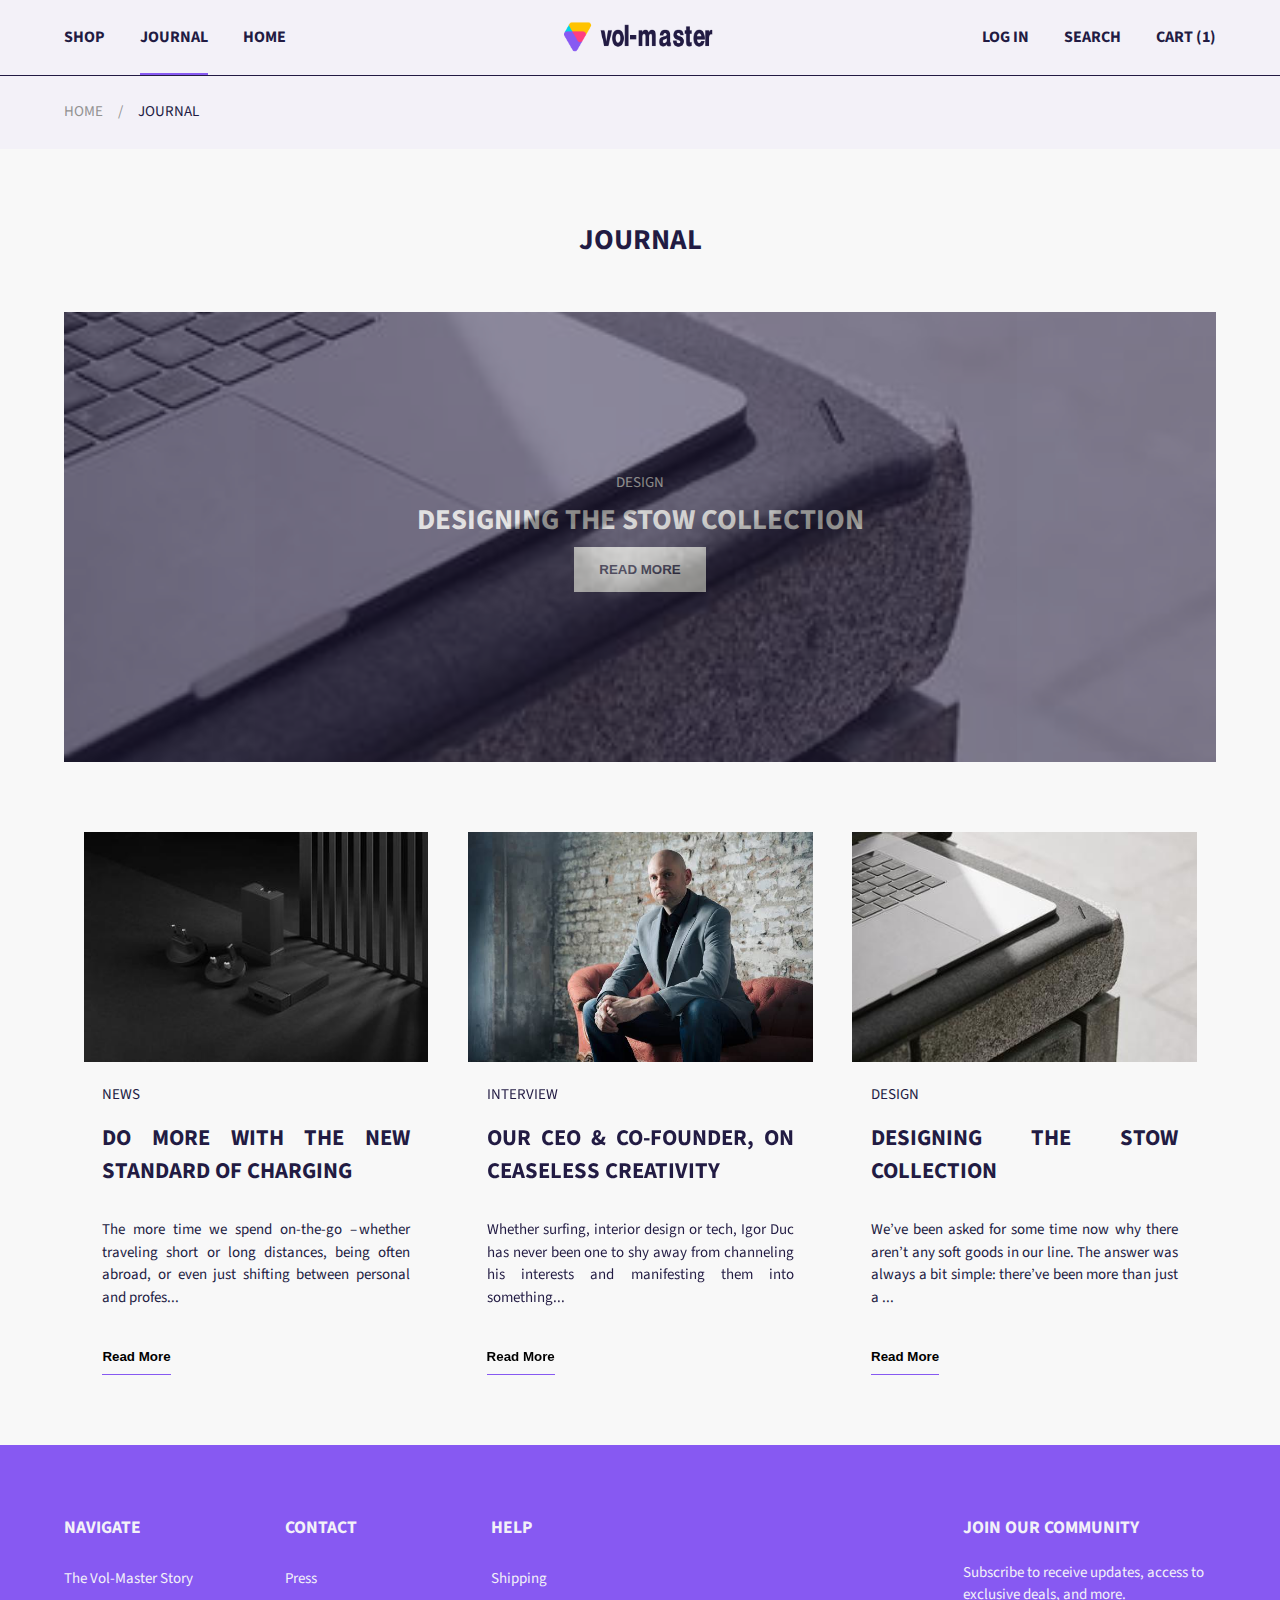
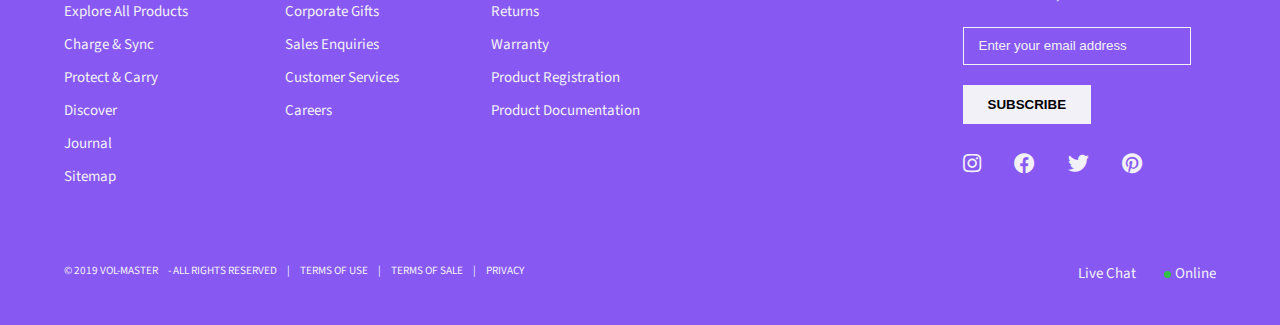
<file: journal.html>
<!DOCTYPE html>
<html lang="en">
<head>
    <meta charset="UTF-8">
    <meta name="viewport" content="width=device-width, initial-scale=1, minimum-scale=1, maximum-scale=1"><!-- Swiper meta -->
    <meta http-equiv="X-UA-Compatible" content="ie=edge">
    <title>Journal | Vol-Master</title>
    <link href="https://fonts.googleapis.com/css?family=Source+Sans+Pro:400,700&display=swap" rel="stylesheet">
    <link rel="stylesheet" href="https://use.fontawesome.com/releases/v5.2.0/css/all.css">
    <link rel="stylesheet" href="css/main.css">
    <link rel="stylesheet" href="css/style_2.css">
    <link rel="stylesheet" href="css/swiper.min.css">
    <link rel="shortcut icon" href="img/favicon.png">
    <link rel="stylesheet" href="aos/aos@next/dist/aos.css">
    <script src="js/jquery-3.4.1.js"></script>
</head>
<body>

        <header>
            <div class="container">
                <nav class="left_case_nav">
                    <ul class="nav_big">
                        <li class="hover_shop_method"><a href="shop.html">SHOP</a></li>
                        <li class="current"><a href="journal.html">JOURNAL</a></li>
                        <li><a href="index.html">HOME</a></li>
                    </ul>
                    <ul class="nav_small">
                        <li><a href="shop.html">SHOP</a>
                            <ul class="nav_ul_small_2">
                                <li><a href="">Explore All Products</a></li>
                                <li><a href="">New Releases</a></li>
                                <li><a href="">Best Sellers</a></li>
                                <li><a href="">Online Exclusives</a></li>
                                <li><a href="">PR/01 Speaker</a></li>
                            </ul>
                        </li>
                        <li><a href="">BY DEVICE</a>
                            <ul class="nav_ul_small_2">
                                <li><a href="">iPhone</a></li>
                                <li><a href="">AirPods</a></li>
                                <li><a href="">iPad</a></li>
                                <li><a href="">MacBook</a></li>                           
                            </ul>
                        </li>
                        <li><a href="">CHARGE & SYNC</a>
                            <ul class="nav_ul_small_2">
                                <li><a href="">All Charge & Sync</a></li>
                                <li><a href="">Wireless & Charging</a></li>
                                <li><a href="">Charging Cables</a></li>
                                <li><a href="">Power</a></li>
                                <li><a href="">Audio & Video Cables</a></li>                              
                            </ul>
                        </li>
                        <li><a href="">PROTECT & CARRY</a>
                            <ul class="nav_ul_small_2">
                                <li><a href="">All Protect & Carry</a></li>
                                <li><a href="">iPhone Cases</a></li>
                                <li><a href="">AirPods Cases</a></li>
                                <li><a href="">iPad Sleeve</a></li>
                                <li><a href="">MacBook Sleeve</a></li>
                                <li><a href="">Accessory Organizer</a></li>                                
                            </ul>
                        </li>
                        <li><a href="journal.html">JOURNAL</a></li>
                        <li><a href="login.html">lOG IN</a></li>
                        <li><a href="search.html">SEARCH</a></li>
                    </ul>
                    <ul class="nav_social_media">
                        <li><a href=""><i class="fab fa-facebook"></i></a></li>
                        <li><a href=""><i class="fab fa-instagram"></i></a></li>
                        <li><a href=""><i class="fab fa-twitter"></i></a></li>
                        <li><a href=""><i class="fab fa-pinterest"></i></a></li>
                    </ul>
                </nav>
                <div class="menu-toggle">
                    <span></span>
                    <span></span>
                    <span></span>
                </div>
                <div class="case_center_logo">
                    <a href="index.html"><img src="img/Logo.png" alt="Logo"></a>
                </div>
                <nav class="right_case_nav">
                    <ul>
                        <li><a href="login.html">LOG IN </a></li>
                        <li><a href="search.html">SEARCH</a></li>
                        <li class="open_cart"><a href="#">CART (1)</a></li>
                    </ul>
                </nav>
                <div class="cart_toggle">
                    <i class="fab fa-opencart"></i>
                </div>
            </div>
        </header>

<!-- Body  -->
        <section class="sec_1_view_product" id="sec_1_view_product_page">
            <div class="container">
                <div class="Title_content_case">
                    <p>HOME</p>
                    <p>/</p>                  
                    <p class="current">JOURNAL</p>
                </div>
            </div>
        </section>

        <section class="sec_layer_6 sec_2_journal">
            <div class="container">
                <h1>JOURNAL</h1>
                <div class="row_top_bg">
                    <div class="blur_bg">         
                        <p>DESIGN</p>
                        <h1>DESIGNING THE STOW COLLECTION</h1>
                        <button><span>READ MORE</span></button>
                    </div>
                </div>
                <div class="box_content">
                    <div class="box" data-aos="fade-right" data-aos-duration="500">
                        <img src="img/Power-header_400x.jpg" alt="">
                        <div class="text_content">
                            <p>NEWS</p>
                            <h2>DO MORE WITH THE NEW STANDARD OF CHARGING</h2>
                            <p>The more time we spend on-the-go – whether traveling short or long distances, being often abroad, or even just shifting between personal and profes...</p>
                            <button>Read More</button>
                        </div>
                    </div>
                    <div class="box" data-aos="zoom-in" data-aos-duration="500">
                        <img src="img/CEO.jpg" alt="">
                        <div class="text_content">
                            <p>INTERVIEW</p>
                            <h2>OUR CEO & CO-FOUNDER, ON CEASELESS CREATIVITY </h2>
                            <p>Whether surfing, interior design or tech, Igor Duc has never been one to shy away from channeling his interests and manifesting them into something...</p>
                            <button>Read More</button>
                        </div>
                    </div>
                    <div class="box" data-aos="fade-left" data-aos-duration="500">
                        <img src="img/Journal_STOW_header-2_400x.jpg" alt="">
                        <div class="text_content">
                            <p>DESIGN</p>
                            <h2>DESIGNING THE STOW COLLECTION</h2>
                            <p>We’ve been asked for some time now why there aren’t any soft goods in our line. The answer was always a bit simple: there’ve been more than just a ...</p>
                            <button>Read More</button>
                        </div>
                    </div>
                </div>
            </div>
        </section>
        
<!-- Footer -->

        <footer>
            <div class="container">
                <div class="main_case_box">
                    <div class="box_left">
                        <div class="box_left_2">
                            <div class="box">
                                <h3>NAVIGATE</h3>
                                <a href=""><p>The Vol-Master Story</p></a>
                                <a href=""><p>Explore All Products</p></a>
                                <a href=""><p>Charge & Sync</p></a>
                                <a href=""><p>Protect & Carry</p></a>
                                <a href=""><p>Discover</p></a>
                                <a href=""><p>Journal</p></a>
                                <a href=""><p>Sitemap</p></a>
                            </div>
                            <div class="box">
                                <h3>CONTACT</h3>
                                <a href=""><p>Press</p></a>
                                <a href=""><p>Corporate Gifts</p></a>
                                <a href=""><p>Sales Enquiries</p></a>
                                <a href=""><p>Customer Services</p></a>
                                <a href=""><p>Careers</p></a>                 
                            </div>
                            <div class="box">
                                <h3>HELP</h3>
                                <a href=""><p>Shipping</p></a>
                                <a href=""><p>Returns</p></a>
                                <a href=""><p>Warranty</p></a>
                                <a href=""><p>Product Registration</p></a>
                                <a href=""><p>Product Documentation</p></a>
                            </div>
                        </div>
                    </div>
                    <div class="box_right">
                        <h3>JOIN OUR COMMUNITY</h3>
                        <form action="">
                            <p>Subscribe to receive updates, access to exclusive deals, and more.</p>
                            <input type="text" placeholder="Enter your email address">
                            <button><span>SUBSCRIBE</span></button>
                        </form>
                        <div class="social_case">
                            <a href=""><i class="fab fa-instagram"></i></a>
                            <a href=""><i class="fab fa-facebook"></i></a>
                            <a href=""><i class="fab fa-twitter"></i></a>
                            <a href=""><i class="fab fa-pinterest"></i></a>
                        </div>
                    </div>
                </div>
                <div class="case_bottom">
                    <div class="left_bottom">
                        <p><a href="">&copy; 2019 VOL-MASTER</a></p>
                        <p>-&nbsp;ALL RIGHTS RESERVED</p>
                        <p>|</p> 
                        <p><a href="">TERMS OF USE</a></p>
                        <p>|</p>
                        <p><a href="">TERMS OF SALE</a></p>
                        <p>|</p>
                        <p><a href="">PRIVACY</a></p>   
                    </div>
                    <div class="right_bottom">
                        <div class="box">
                            <a href="">Live Chat</a>
                        </div>
                        <div class="box">
                            <div class="dot"></div>
                            <a href="">Online</a>
                        </div>
                    </div>
                </div>
            </div>    
        </footer>

<!-- Arrow UP -->
        <section class="sec_arrow_up">
            <a class="scroll" href="#sec_1_view_product_page"> 
                <div class="circle_case">
                    <i class="fas fa-angle-double-up"></i>
                </div>
            </a>
        </section>

 <!-- Hover Nav Page -->

        <section class="sec_shop_nav_hover">
            <div class="container">
                <div class="main_box_show_case">
                    <div class="left_case">
                        <div class="box">
                            <h5>SHOP</h5>
                            <a href=""><p>Explore All Products</p></a>
                            <a href=""><p>New Releases</p></a>
                            <a href=""><p>Best Sellers</p></a>
                            <a href=""><p>Online Exclusives </p></a>
                            <a href=""><p>PR/01 Speaker</p></a>
                        </div>
                        <div class="box">
                            <h5>BY DEVICE</h5>
                            <a href=""><p>iPhone</p></a>
                            <a href=""><p>AirPods</p></a>
                            <a href=""><p>iPod</p></a>
                            <a href=""><p>MacBook</p></a>
                        </div>
                        <div class="box">
                            <h5>CHARGE & SYNC </h5>
                            <a href=""><p>Wireless Charging</p></a>
                            <a href=""><p>Charging Cables</p></a>
                            <a href=""><p>Power</p></a>
                            <a href=""><p>Auto & Video Cables</p></a>
                        </div>
                        <div class="box">
                            <h5>PROTECT & CARRY </h5>
                            <a href=""><p>iPhone Cases</p></a>
                            <a href=""><p>AirPods Cases</p></a>
                            <a href=""><p>iPod Sleeve </p></a>
                            <a href=""><p>Accessory Organizer</p></a>
                        </div>
                    </div>
                    <div class="right_case">
                        <img src="img/ezgif.com-webp-to-jpg.jpg" alt="">
                        <div class="text_content">  
                            <p class="p_top">BLACK FRIDAY SALE</p>
                            <p class="p_bottom">ENJOY 30% OFF SITE-WIDE</p>
                        </div>
                    </div>
                </div>
            </div>
        </section>

<!-- Cart Body -->

        <section class="sec_1_cart">
            <div class="header_case">
                <h1>CART</h1>
                <span class="close">X</span>
            </div>
            <div class="img_box_case">
                <div class="left_box">
                    <img src="img/ezgif.com-webp-to-png _3.png" alt="">
                </div>
                <div class="right_box">
                    <h3>NIGHT CABLE</h3>
                    <p class="p_sub">ZEBRA / USB-A TO LIGHTNING</p>
                    <p class="price">₱1,519.00 PHP</p>
                    <p class="prev_price">₱2,179.00 PHP</p>
                    <div class="p_bottom">
                        <p>QTY : <span>2</span></p>
                        <p class="remove">REMOVE</p>
                    </div>
                </div>
            </div>
            <div class="total_case">
                <p>TOTAL</p>
                <p>₱3,038.76 PHP</p>           
            </div>
            <div class="button_case">
                <a href="cart.html"><button class="view_cart"><span>VIEW CART</span></button><br></a>
                <button class="check_out"><span>PROCEED TO CHECK OUT</span></button>
            </div>
        </section>




        <script src="js/journal_script.js"></script>
         
        <script src="aos/aos@next/dist/aos.js"></script>
        <script>
			AOS.init({
				offset:60
			});
        </script>

    
</body>
</html>
</file>
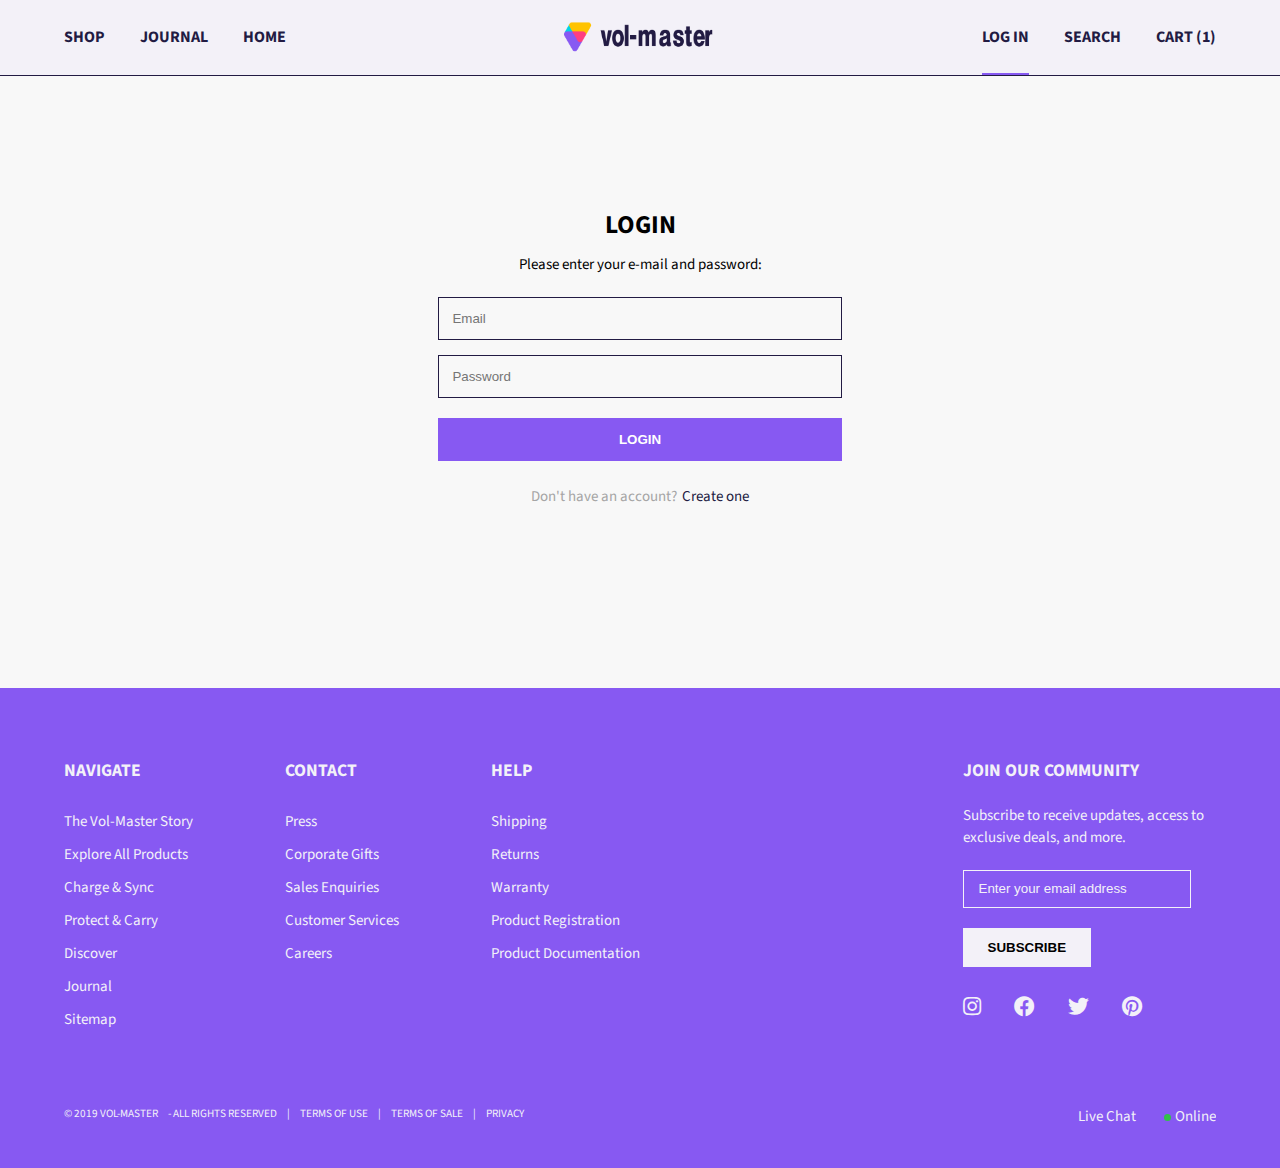
<file: login.html>
<!DOCTYPE html>
<html lang="en">
<head>
    <meta charset="UTF-8">
    <meta name="viewport" content="width=device-width, initial-scale=1, minimum-scale=1, maximum-scale=1"><!-- Swiper meta -->
    <meta http-equiv="X-UA-Compatible" content="ie=edge">
    <title>Login | Vol-Master</title>
    <link href="https://fonts.googleapis.com/css?family=Source+Sans+Pro:400,700&display=swap" rel="stylesheet">
    <link rel="stylesheet" href="https://use.fontawesome.com/releases/v5.2.0/css/all.css">
    <link rel="stylesheet" href="css/main.css">
    <link rel="stylesheet" href="css/style_2.css">
    <link rel="stylesheet" href="css/swiper.min.css">
    <link rel="shortcut icon" href="img/favicon.png">
    <link rel="stylesheet" href="aos/aos@next/dist/aos.css">
    <script src="js/jquery-3.4.1.js"></script>
</head>
<body>

        <header>
            <div class="container">
                <nav class="left_case_nav">
                    <ul class="nav_big">
                        <li class="hover_shop_method"><a href="shop.html">SHOP</a></li>
                        <li><a href="journal.html">JOURNAL</a></li>
                        <li><a href="index.html">HOME</a></li>
                    </ul>
                    <ul class="nav_small">
                        <li><a href="shop.html">SHOP</a>
                            <ul class="nav_ul_small_2">
                                <li><a href="">Explore All Products</a></li>
                                <li><a href="">New Releases</a></li>
                                <li><a href="">Best Sellers</a></li>
                                <li><a href="">Online Exclusives</a></li>
                                <li><a href="">PR/01 Speaker</a></li>
                            </ul>
                        </li>
                        <li><a href="">BY DEVICE</a>
                            <ul class="nav_ul_small_2">
                                <li><a href="">iPhone</a></li>
                                <li><a href="">AirPods</a></li>
                                <li><a href="">iPad</a></li>
                                <li><a href="">MacBook</a></li>                           
                            </ul>
                        </li>
                        <li><a href="">CHARGE & SYNC</a>
                            <ul class="nav_ul_small_2">
                                <li><a href="">All Charge & Sync</a></li>
                                <li><a href="">Wireless & Charging</a></li>
                                <li><a href="">Charging Cables</a></li>
                                <li><a href="">Power</a></li>
                                <li><a href="">Audio & Video Cables</a></li>                              
                            </ul>
                        </li>
                        <li><a href="">PROTECT & CARRY</a>
                            <ul class="nav_ul_small_2">
                                <li><a href="">All Protect & Carry</a></li>
                                <li><a href="">iPhone Cases</a></li>
                                <li><a href="">AirPods Cases</a></li>
                                <li><a href="">iPad Sleeve</a></li>
                                <li><a href="">MacBook Sleeve</a></li>
                                <li><a href="">Accessory Organizer</a></li>                                
                            </ul>
                        </li>
                        <li><a href="journal.html">JOURNAL</a></li>
                        <li><a href="login.html">lOG IN</a></li>
                        <li><a href="search.html">SEARCH</a></li>
                    </ul>
                    <ul class="nav_social_media">
                        <li><a href=""><i class="fab fa-facebook"></i></a></li>
                        <li><a href=""><i class="fab fa-instagram"></i></a></li>
                        <li><a href=""><i class="fab fa-twitter"></i></a></li>
                        <li><a href=""><i class="fab fa-pinterest"></i></a></li>
                    </ul>
                </nav>
                <div class="menu-toggle">
                    <span></span>
                    <span></span>
                    <span></span>
                </div>
                <div class="case_center_logo">
                    <a href="index.html"><img src="img/Logo.png" alt="Logo"></a>
                </div>
                <nav class="right_case_nav">
                    <ul>
                        <li class="current"><a href="login.html">LOG IN </a></li>
                        <li><a href="search.html">SEARCH</a></li>
                        <li class="open_cart"><a href="#">CART (1)</a></li>
                    </ul>
                </nav>
                <div class="cart_toggle">
                    <i class="fab fa-opencart"></i>
                </div>
            </div>
        </header>

        
        <section class="sec_1_login" id="sec_1_login_page">
            <div class="container">
                <form class="login active" action="">
                    <h1>LOGIN</h1>
                    <p class="header">Please enter your e-mail and password:</p>
                    <input type="email" placeholder="Email"><br>
                    <input type="password" placeholder="Password"><br>
                    <button type="button"><span>LOGIN</span></button>
                    <p class="bottom">Don't have an account? <span class="go_to_register">Create one</span></p>
                </form>
                <form class="register" action="">
                    <h1>REGISTER</h1>
                    <p class="header">Please fill in the information below:</p>
                    <input type="text" placeholder="First name"><br> 
                    <input type="text" placeholder="Last name"><br>
                    <input type="email" placeholder="Email"><br> 
                    <input type="password" placeholder="Password"><br>
                    <button type="button"><span>CREATE MY ACCOUNT</span></button>
                    <p class="bottom">Back to login page? <i class="fas fa-sign-in-alt"></i></p>        
                </form>
            </div>
        </section>


        <footer>
            <div class="container">
                <div class="main_case_box">
                    <div class="box_left">
                        <div class="box_left_2">
                            <div class="box">
                                <h3>NAVIGATE</h3>
                                <a href=""><p>The Vol-Master Story</p></a>
                                <a href=""><p>Explore All Products</p></a>
                                <a href=""><p>Charge & Sync</p></a>
                                <a href=""><p>Protect & Carry</p></a>
                                <a href=""><p>Discover</p></a>
                                <a href=""><p>Journal</p></a>
                                <a href=""><p>Sitemap</p></a>
                            </div>
                            <div class="box">
                                <h3>CONTACT</h3>
                                <a href=""><p>Press</p></a>
                                <a href=""><p>Corporate Gifts</p></a>
                                <a href=""><p>Sales Enquiries</p></a>
                                <a href=""><p>Customer Services</p></a>
                                <a href=""><p>Careers</p></a>                 
                            </div>
                            <div class="box">
                                <h3>HELP</h3>
                                <a href=""><p>Shipping</p></a>
                                <a href=""><p>Returns</p></a>
                                <a href=""><p>Warranty</p></a>
                                <a href=""><p>Product Registration</p></a>
                                <a href=""><p>Product Documentation</p></a>
                            </div>
                        </div>
                    </div>
                    <div class="box_right">
                        <h3>JOIN OUR COMMUNITY</h3>
                        <form action="">
                            <p>Subscribe to receive updates, access to exclusive deals, and more.</p>
                            <input type="text" placeholder="Enter your email address">
                            <button><span>SUBSCRIBE</span></button>
                        </form>
                        <div class="social_case">
                            <a href=""><i class="fab fa-instagram"></i></a>
                            <a href=""><i class="fab fa-facebook"></i></a>
                            <a href=""><i class="fab fa-twitter"></i></a>
                            <a href=""><i class="fab fa-pinterest"></i></a>
                        </div>
                    </div>
                </div>
                <div class="case_bottom">
                    <div class="left_bottom">
                        <p><a href="">&copy; 2019 VOL-MASTER</a></p>
                        <p>-&nbsp;ALL RIGHTS RESERVED</p>
                        <p>|</p> 
                        <p><a href="">TERMS OF USE</a></p>
                        <p>|</p>
                        <p><a href="">TERMS OF SALE</a></p>
                        <p>|</p>
                        <p><a href="">PRIVACY</a></p>   
                    </div>
                    <div class="right_bottom">
                        <div class="box">
                            <a href="">Live Chat</a>
                        </div>
                        <div class="box">
                            <div class="dot"></div>
                            <a href="">Online</a>
                        </div>
                    </div>
                </div>
            </div>    
        </footer>

        <section class="sec_arrow_up">
            <a class="scroll" href="#sec_1_login_page"> 
                <div class="circle_case">
                    <i class="fas fa-angle-double-up"></i>
                </div>
            </a>
        </section>

        <section class="sec_shop_nav_hover">
            <div class="container">
                <div class="main_box_show_case">
                    <div class="left_case">
                        <div class="box">
                            <h5>SHOP</h5>
                            <a href=""><p>Explore All Products</p></a>
                            <a href=""><p>New Releases</p></a>
                            <a href=""><p>Best Sellers</p></a>
                            <a href=""><p>Online Exclusives </p></a>
                            <a href=""><p>PR/01 Speaker</p></a>
                        </div>
                        <div class="box">
                            <h5>BY DEVICE</h5>
                            <a href=""><p>iPhone</p></a>
                            <a href=""><p>AirPods</p></a>
                            <a href=""><p>iPod</p></a>
                            <a href=""><p>MacBook</p></a>
                        </div>
                        <div class="box">
                            <h5>CHARGE & SYNC </h5>
                            <a href=""><p>Wireless Charging</p></a>
                            <a href=""><p>Charging Cables</p></a>
                            <a href=""><p>Power</p></a>
                            <a href=""><p>Auto & Video Cables</p></a>
                        </div>
                        <div class="box">
                            <h5>PROTECT & CARRY </h5>
                            <a href=""><p>iPhone Cases</p></a>
                            <a href=""><p>AirPods Cases</p></a>
                            <a href=""><p>iPod Sleeve </p></a>
                            <a href=""><p>Accessory Organizer</p></a>
                        </div>
                    </div>
                    <div class="right_case">
                        <img src="img/ezgif.com-webp-to-jpg.jpg" alt="">
                        <div class="text_content">  
                            <p class="p_top">BLACK FRIDAY SALE</p>
                            <p class="p_bottom">ENJOY 30% OFF SITE-WIDE</p>
                        </div>
                    </div>
                </div>
            </div>
        </section>

 <!-- OPEN CART PAGE -->

        <section class="sec_1_cart">
            <div class="header_case">
                <h1>CART</h1>
                <span class="close">X</span>
            </div>
            <div class="img_box_case">
                <div class="left_box">
                    <img src="img/ezgif.com-webp-to-png _3.png" alt="">
                </div>
                <div class="right_box">
                    <h3>NIGHT CABLE</h3>
                    <p class="p_sub">ZEBRA / USB-A TO LIGHTNING</p>
                    <p class="price">₱1,519.00 PHP</p>
                    <p class="prev_price">₱2,179.00 PHP</p>
                    <div class="p_bottom">
                        <p>QTY : <span>2</span></p>
                        <p class="remove">REMOVE</p>
                    </div>
                </div>
            </div>
            <div class="total_case">
                <p>TOTAL</p>
                <p>₱3,038.76 PHP</p>           
            </div>
            <div class="button_case">
                <a href="cart.html"><button class="view_cart"><span>VIEW CART</span></button><br></a>
                <button class="check_out"><span>PROCEED TO CHECK OUT</span></button>
            </div>
        </section>       




        <script src="js/login_script.js"></script>
         
   
    
</body>
</html>
</file>
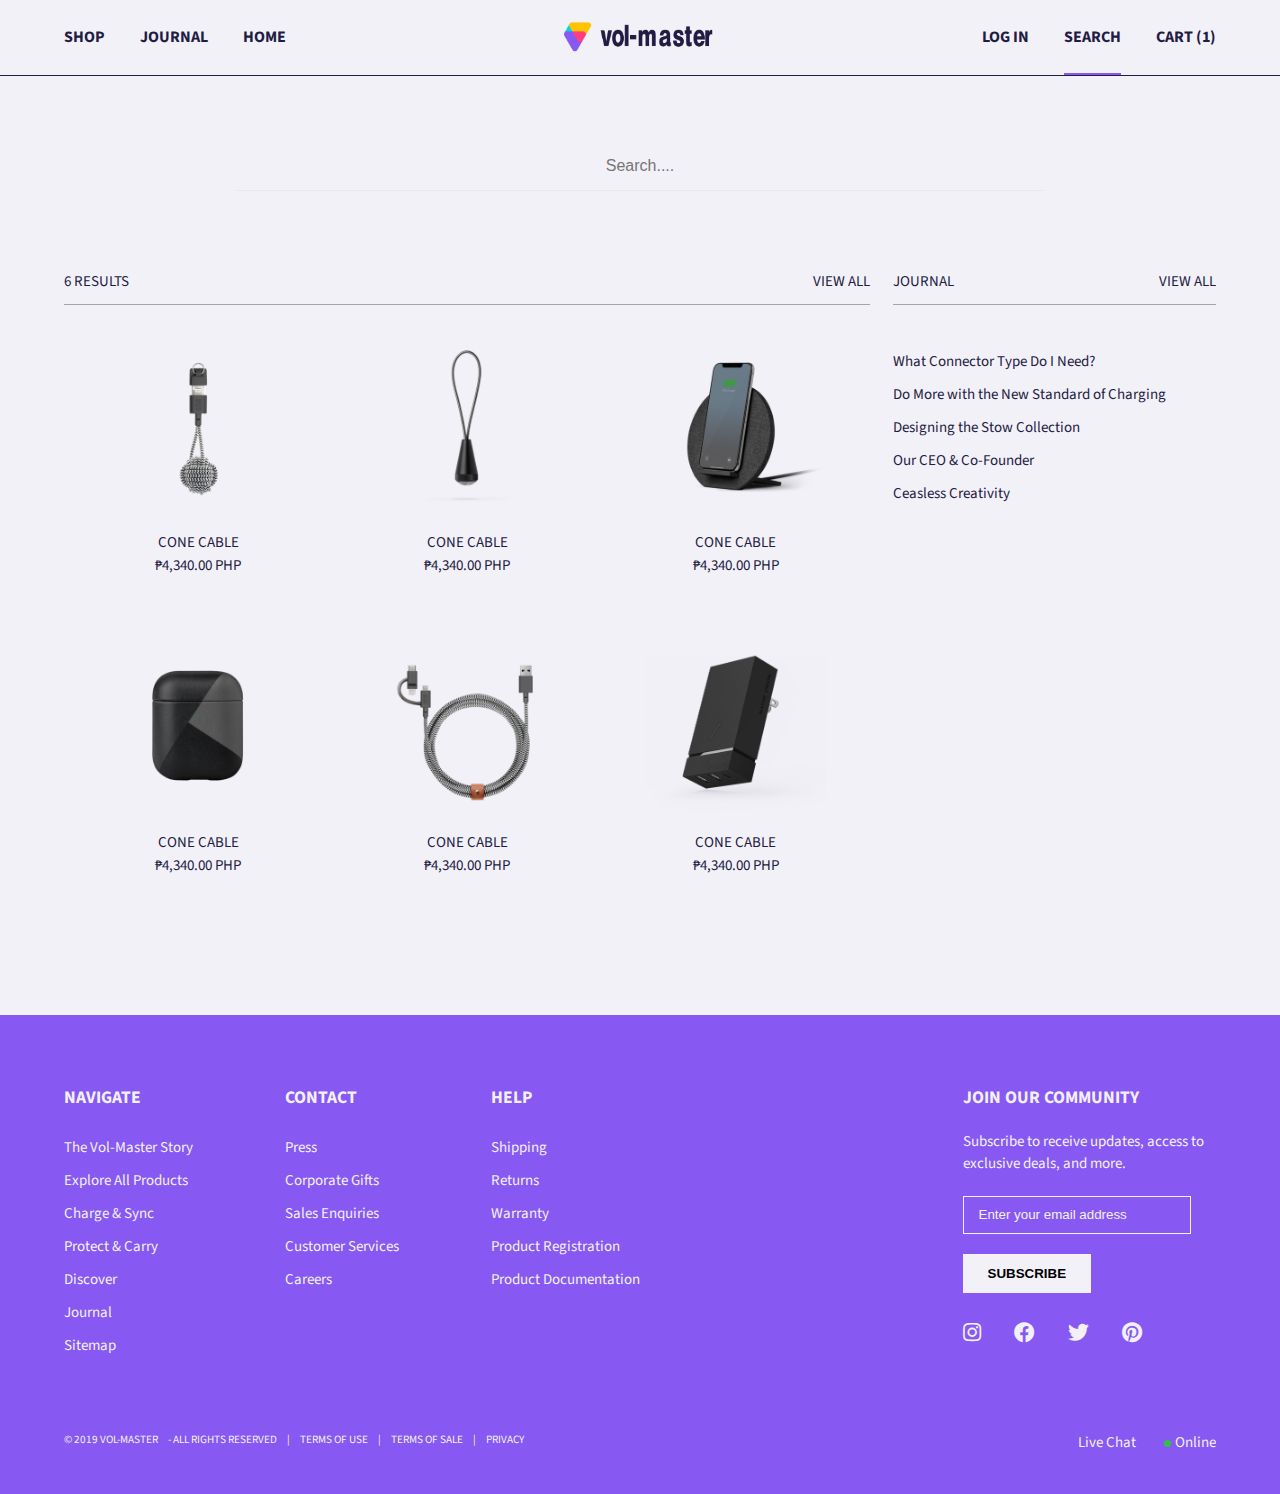
<file: search.html>
<!DOCTYPE html>
<html lang="en">
<head>
    <meta charset="UTF-8">
    <meta name="viewport" content="width=device-width, initial-scale=1, minimum-scale=1, maximum-scale=1"><!-- Swiper meta -->
    <meta http-equiv="X-UA-Compatible" content="ie=edge">
    <title>Search | Vol-Master</title>
    <link href="https://fonts.googleapis.com/css?family=Source+Sans+Pro:400,700&display=swap" rel="stylesheet">
    <link rel="stylesheet" href="https://use.fontawesome.com/releases/v5.2.0/css/all.css">
    <link rel="stylesheet" href="css/main.css">
    <link rel="stylesheet" href="css/style_2.css">
    <link rel="stylesheet" href="css/swiper.min.css">
    <link rel="shortcut icon" href="img/favicon.png">
    <link rel="stylesheet" href="aos/aos@next/dist/aos.css">
    <script src="js/jquery-3.4.1.js"></script>
</head>
<body>

        <header>
            <div class="container">
                <nav class="left_case_nav">
                    <ul class="nav_big">
                        <li class="hover_shop_method"><a href="shop.html">SHOP</a></li>
                        <li><a href="journal.html">JOURNAL</a></li>
                        <li><a href="index.html">HOME</a></li>
                    </ul>
                    <ul class="nav_small">
                        <li><a href="shop.html">SHOP</a>
                            <ul class="nav_ul_small_2">
                                <li><a href="">Explore All Products</a></li>
                                <li><a href="">New Releases</a></li>
                                <li><a href="">Best Sellers</a></li>
                                <li><a href="">Online Exclusives</a></li>
                                <li><a href="">PR/01 Speaker</a></li>
                            </ul>
                        </li>
                        <li><a href="">BY DEVICE</a>
                            <ul class="nav_ul_small_2">
                                <li><a href="">iPhone</a></li>
                                <li><a href="">AirPods</a></li>
                                <li><a href="">iPad</a></li>
                                <li><a href="">MacBook</a></li>                           
                            </ul>
                        </li>
                        <li><a href="">CHARGE & SYNC</a>
                            <ul class="nav_ul_small_2">
                                <li><a href="">All Charge & Sync</a></li>
                                <li><a href="">Wireless & Charging</a></li>
                                <li><a href="">Charging Cables</a></li>
                                <li><a href="">Power</a></li>
                                <li><a href="">Audio & Video Cables</a></li>                              
                            </ul>
                        </li>
                        <li><a href="">PROTECT & CARRY</a>
                            <ul class="nav_ul_small_2">
                                <li><a href="">All Protect & Carry</a></li>
                                <li><a href="">iPhone Cases</a></li>
                                <li><a href="">AirPods Cases</a></li>
                                <li><a href="">iPad Sleeve</a></li>
                                <li><a href="">MacBook Sleeve</a></li>
                                <li><a href="">Accessory Organizer</a></li>                                
                            </ul>
                        </li>
                        <li><a href="journal.html">JOURNAL</a></li>
                        <li><a href="login.html">lOG IN</a></li>
                        <li><a href="search.html">SEARCH</a></li>
                    </ul>
                    <ul class="nav_social_media">
                        <li><a href=""><i class="fab fa-facebook"></i></a></li>
                        <li><a href=""><i class="fab fa-instagram"></i></a></li>
                        <li><a href=""><i class="fab fa-twitter"></i></a></li>
                        <li><a href=""><i class="fab fa-pinterest"></i></a></li>
                    </ul>
                </nav>
                <div class="menu-toggle">
                    <span></span>
                    <span></span>
                    <span></span>
                </div>
                <div class="case_center_logo">
                    <a href="index.html"><img src="img/Logo.png" alt="Logo"></a>
                </div>
                <nav class="right_case_nav">
                    <ul>
                        <li><a href="login.html">LOG IN </a></li>
                        <li class="current"><a href="search.html">SEARCH</a></li>
                        <li class="open_cart"><a href="#">CART (1)</a></li>
                    </ul>
                </nav>
                <div class="cart_toggle">
                    <i class="fab fa-opencart"></i>
                </div>
            </div>
        </header>


        <section class="sec_1_search" id="sec_1_search_page">
            <div class="container">
                <div class="search_case">
                    <input type="text" placeholder="Search....">
                </div>
                <div class="box_case">
                    <div class="left_box">
                        <div class="left_top_left">
                            <p class="left">6 RESULTS</p>
                            <a href="shop.html"><p class="right">VIEW ALL</p></a>
                        </div>
                        <div class="img_box_case">
                            <div class="box">
                                <a href="view_product.html"><img src="img/ezgif.com-webp-to-png _4.png" alt=""></a>
                                <p>CONE CABLE</p>
                                <p>₱4,340.00 PHP</p>
                            </div>
                            <div class="box">
                                <a href="view_product.html"><img src="img/TOMDIXON_conecable_black_400x.png" alt=""></a>
                                <p>CONE CABLE</p>
                                <p>₱4,340.00 PHP</p>
                            </div>
                            <div class="box">
                                <a href="view_product.html"><img src="img/0002_DOCK-WIRELESS_SLATE_Hero_400x.png" alt=""></a>
                                <p>CONE CABLE</p>
                                <p>₱4,340.00 PHP</p>
                            </div>
                        </div>
                        <div class="img_box_case">
                            <div class="box">
                                <a href="view_product.html"><img src="img/0001_AirpodsCase_Marquetry_Front_Black_noshadow_400x.png" alt=""></a>
                                <p>CONE CABLE</p>
                                <p>₱4,340.00 PHP</p>
                            </div>
                            <div class="box">
                                <a href="view_product.html"><img src="img/ezgif.com-webp-to-png _3.png" alt=""></a>
                                <p>CONE CABLE</p>
                                <p>₱4,340.00 PHP</p>
                            </div>
                            <div class="box">
                                <a href="view_product.html"><img src="img/SMART-CHARGER-INT-Product-Thumbnails_0004_PD-45W-Hero_400x.png" alt=""></a>
                                <p>CONE CABLE</p>
                                <p>₱4,340.00 PHP</p>
                            </div>
                        </div>
                    </div>
                    <div class="right_box">
                        <div class="right_top_right">
                            <a href="journal.html"><p class="left">JOURNAL</p></a>
                            <a href="shop.html"><p class="right">VIEW ALL</p></a>
                        </div>
                        <div class="content_case">
                            <a href=""><p>What Connector Type Do I Need?</p></a>
                            <a href=""><p>Do More with the New Standard of Charging</p></a>
                            <a href=""><p>Designing the Stow Collection</p></a>
                            <a href=""><p>Our CEO & Co-Founder</p></a>
                            <a href=""><p>Ceasless Creativity</p></a>
                        </div>
                    </div>
                </div>
            </div>
        </section>
        

        <footer>
            <div class="container">
                <div class="main_case_box">
                    <div class="box_left">
                        <div class="box_left_2">
                            <div class="box">
                                <h3>NAVIGATE</h3>
                                <a href=""><p>The Vol-Master Story</p></a>
                                <a href=""><p>Explore All Products</p></a>
                                <a href=""><p>Charge & Sync</p></a>
                                <a href=""><p>Protect & Carry</p></a>
                                <a href=""><p>Discover</p></a>
                                <a href=""><p>Journal</p></a>
                                <a href=""><p>Sitemap</p></a>
                            </div>
                            <div class="box">
                                <h3>CONTACT</h3>
                                <a href=""><p>Press</p></a>
                                <a href=""><p>Corporate Gifts</p></a>
                                <a href=""><p>Sales Enquiries</p></a>
                                <a href=""><p>Customer Services</p></a>
                                <a href=""><p>Careers</p></a>                 
                            </div>
                            <div class="box">
                                <h3>HELP</h3>
                                <a href=""><p>Shipping</p></a>
                                <a href=""><p>Returns</p></a>
                                <a href=""><p>Warranty</p></a>
                                <a href=""><p>Product Registration</p></a>
                                <a href=""><p>Product Documentation</p></a>
                            </div>
                        </div>
                    </div>
                    <div class="box_right">
                        <h3>JOIN OUR COMMUNITY</h3>
                        <form action="">
                            <p>Subscribe to receive updates, access to exclusive deals, and more.</p>
                            <input type="text" placeholder="Enter your email address">
                            <button><span>SUBSCRIBE</span></button>
                        </form>
                        <div class="social_case">
                            <a href=""><i class="fab fa-instagram"></i></a>
                            <a href=""><i class="fab fa-facebook"></i></a>
                            <a href=""><i class="fab fa-twitter"></i></a>
                            <a href=""><i class="fab fa-pinterest"></i></a>
                        </div>
                    </div>
                </div>
                <div class="case_bottom">
                    <div class="left_bottom">
                        <p><a href="">&copy; 2019 VOL-MASTER</a></p>
                        <p>-&nbsp;ALL RIGHTS RESERVED</p>
                        <p>|</p> 
                        <p><a href="">TERMS OF USE</a></p>
                        <p>|</p>
                        <p><a href="">TERMS OF SALE</a></p>
                        <p>|</p>
                        <p><a href="">PRIVACY</a></p>   
                    </div>
                    <div class="right_bottom">
                        <div class="box">
                            <a href="">Live Chat</a>
                        </div>
                        <div class="box">
                            <div class="dot"></div>
                            <a href="">Online</a>
                        </div>
                    </div>
                </div>
            </div>    
        </footer>

        <section class="sec_arrow_up">
            <a class="scroll" href="#sec_1_search_page"> 
                <div class="circle_case">
                    <i class="fas fa-angle-double-up"></i>
                </div>
            </a>
        </section>

        <section class="sec_shop_nav_hover">
            <div class="container">
                <div class="main_box_show_case">
                    <div class="left_case">
                        <div class="box">
                            <h5>SHOP</h5>
                            <a href=""><p>Explore All Products</p></a>
                            <a href=""><p>New Releases</p></a>
                            <a href=""><p>Best Sellers</p></a>
                            <a href=""><p>Online Exclusives </p></a>
                            <a href=""><p>PR/01 Speaker</p></a>
                        </div>
                        <div class="box">
                            <h5>BY DEVICE</h5>
                            <a href=""><p>iPhone</p></a>
                            <a href=""><p>AirPods</p></a>
                            <a href=""><p>iPod</p></a>
                            <a href=""><p>MacBook</p></a>
                        </div>
                        <div class="box">
                            <h5>CHARGE & SYNC </h5>
                            <a href=""><p>Wireless Charging</p></a>
                            <a href=""><p>Charging Cables</p></a>
                            <a href=""><p>Power</p></a>
                            <a href=""><p>Auto & Video Cables</p></a>
                        </div>
                        <div class="box">
                            <h5>PROTECT & CARRY </h5>
                            <a href=""><p>iPhone Cases</p></a>
                            <a href=""><p>AirPods Cases</p></a>
                            <a href=""><p>iPod Sleeve </p></a>
                            <a href=""><p>Accessory Organizer</p></a>
                        </div>
                    </div>
                    <div class="right_case">
                        <img src="img/ezgif.com-webp-to-jpg.jpg" alt="">
                        <div class="text_content">  
                            <p class="p_top">BLACK FRIDAY SALE</p>
                            <p class="p_bottom">ENJOY 30% OFF SITE-WIDE</p>
                        </div>
                    </div>
                </div>
            </div>
        </section>

<!-- OPEN CART PAGE -->

        <section class="sec_1_cart">
            <div class="header_case">
                <h1>CART</h1>
                <span class="close">X</span>
            </div>
            <div class="img_box_case">
                <div class="left_box">
                    <img src="img/ezgif.com-webp-to-png _3.png" alt="">
                </div>
                <div class="right_box">
                    <h3>NIGHT CABLE</h3>
                    <p class="p_sub">ZEBRA / USB-A TO LIGHTNING</p>
                    <p class="price">₱1,519.00 PHP</p>
                    <p class="prev_price">₱2,179.00 PHP</p>
                    <div class="p_bottom">
                        <p>QTY : <span>2</span></p>
                        <p class="remove">REMOVE</p>
                    </div>
                </div>
            </div>
            <div class="total_case">
                <p>TOTAL</p>
                <p>₱3,038.76 PHP</p>           
            </div>
            <div class="button_case">
                <a href="cart.html"><button class="view_cart"><span>VIEW CART</span></button><br></a>
                <button class="check_out"><span>PROCEED TO CHECK OUT</span></button>
            </div>
        </section>


        

        <script src="js/search_script.js"></script>
         
   
    
</body>
</html>
</file>
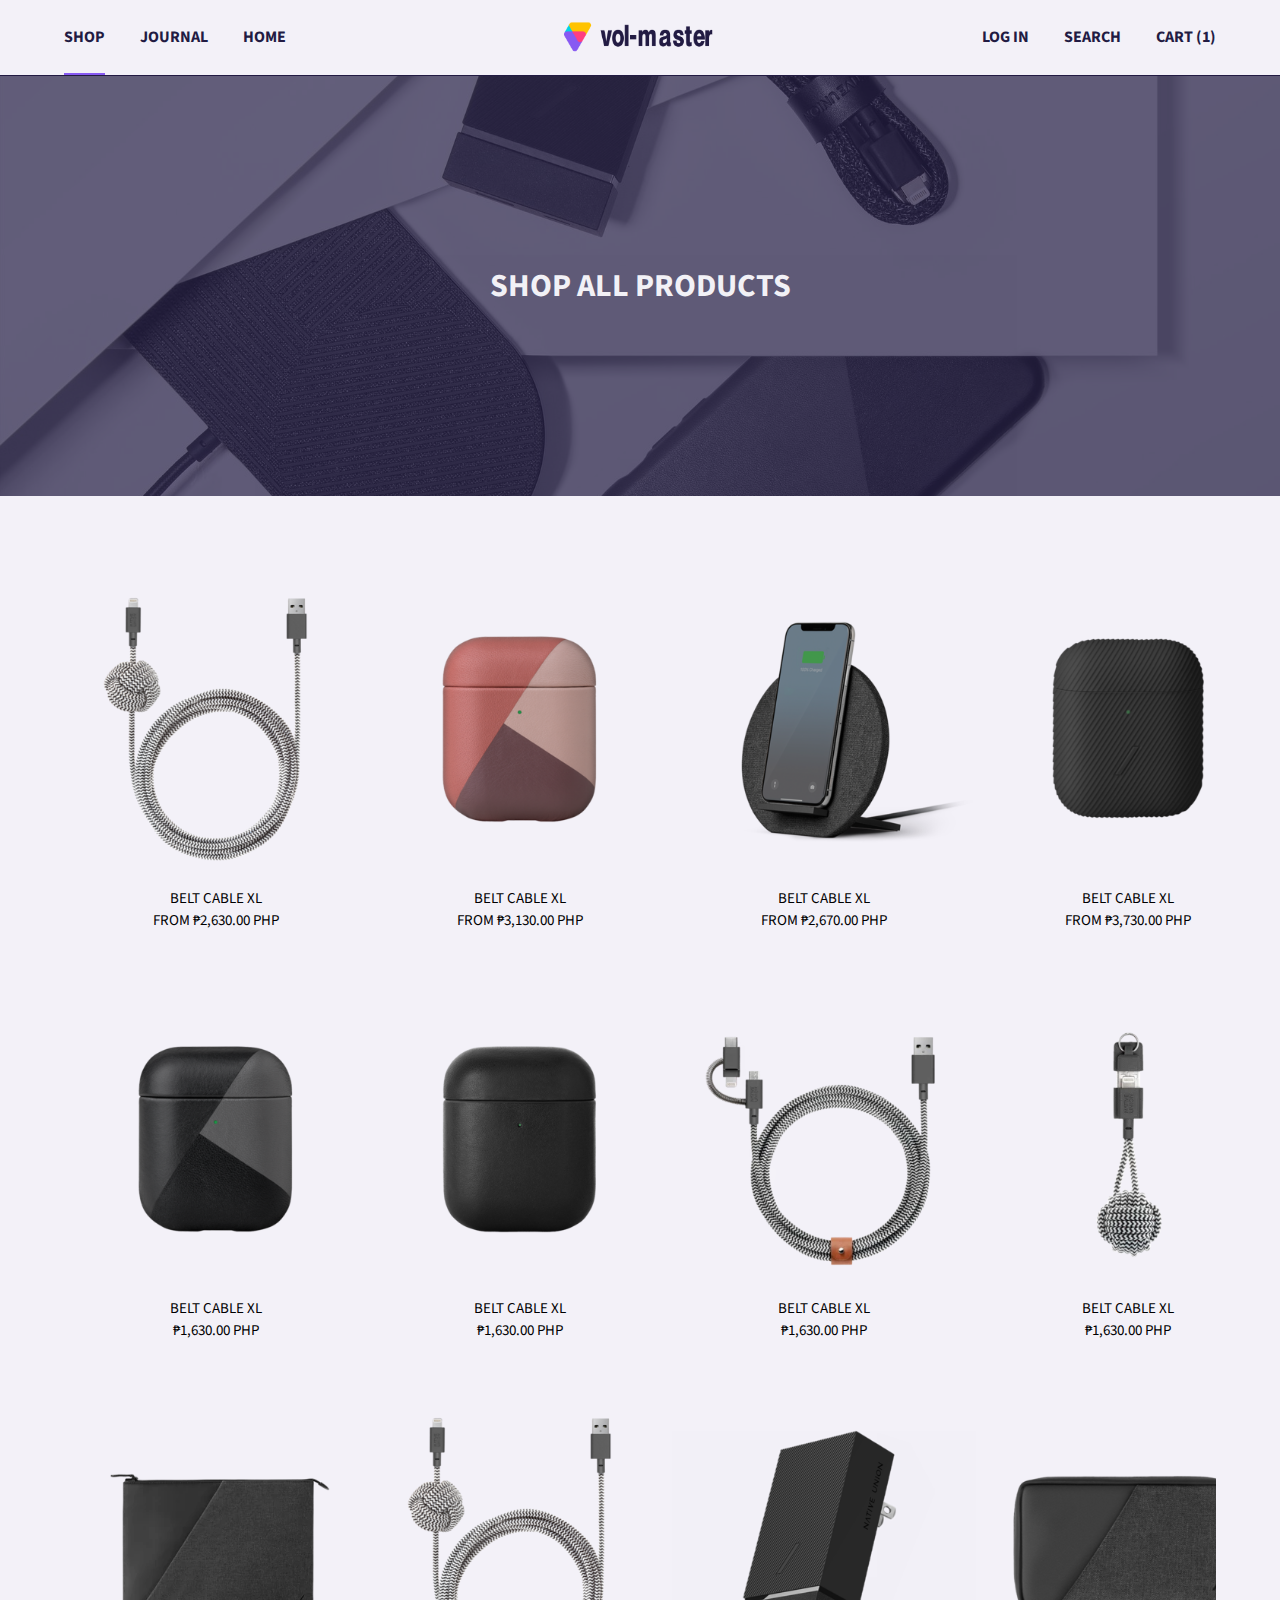
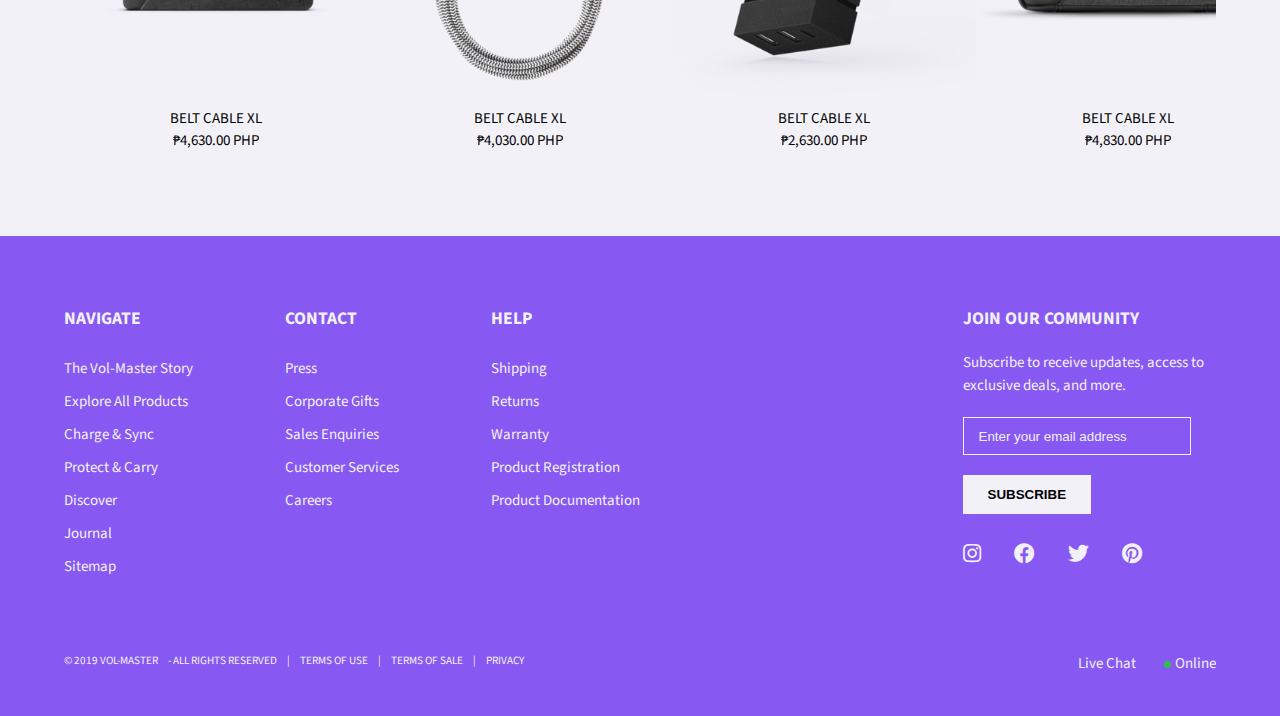
<file: shop.html>
<!DOCTYPE html>
<html lang="en">
<head>
    <meta charset="UTF-8">
    <meta name="viewport" content="width=device-width, initial-scale=1, minimum-scale=1, maximum-scale=1"><!-- Swiper meta -->
    <meta http-equiv="X-UA-Compatible" content="ie=edge">
    <title>Shop | Vol-Master</title>
    <link href="https://fonts.googleapis.com/css?family=Source+Sans+Pro:400,700&display=swap" rel="stylesheet">
    <link rel="stylesheet" href="https://use.fontawesome.com/releases/v5.2.0/css/all.css">
    <link rel="stylesheet" href="css/main.css">
    <link rel="stylesheet" href="css/style_2.css">
    <link rel="stylesheet" href="css/swiper.min.css">
    <link rel="shortcut icon" href="img/favicon.png">
    <link rel="stylesheet" href="aos/aos@next/dist/aos.css">
    <script src="js/jquery-3.4.1.js"></script>
</head>
<body>

        <header>
            <div class="container">
                <nav class="left_case_nav">
                    <ul class="nav_big">
                        <li class="current hover_shop_method"><a href="shop.html">SHOP</a></li>
                        <li><a href="journal.html">JOURNAL</a></li>
                        <li><a href="index.html">HOME</a></li>
                    </ul>
                    <ul class="nav_small">
                        <li><a href="shop.html">SHOP</a>
                            <ul class="nav_ul_small_2">
                                <li><a href="">Explore All Products</a></li>
                                <li><a href="">New Releases</a></li>
                                <li><a href="">Best Sellers</a></li>
                                <li><a href="">Online Exclusives</a></li>
                                <li><a href="">PR/01 Speaker</a></li>
                            </ul>
                        </li>
                        <li><a href="">BY DEVICE</a>
                            <ul class="nav_ul_small_2">
                                <li><a href="">iPhone</a></li>
                                <li><a href="">AirPods</a></li>
                                <li><a href="">iPad</a></li>
                                <li><a href="">MacBook</a></li>                           
                            </ul>
                        </li>
                        <li><a href="">CHARGE & SYNC</a>
                            <ul class="nav_ul_small_2">
                                <li><a href="">All Charge & Sync</a></li>
                                <li><a href="">Wireless & Charging</a></li>
                                <li><a href="">Charging Cables</a></li>
                                <li><a href="">Power</a></li>
                                <li><a href="">Audio & Video Cables</a></li>                              
                            </ul>
                        </li>
                        <li><a href="">PROTECT & CARRY</a>
                            <ul class="nav_ul_small_2">
                                <li><a href="">All Protect & Carry</a></li>
                                <li><a href="">iPhone Cases</a></li>
                                <li><a href="">AirPods Cases</a></li>
                                <li><a href="">iPad Sleeve</a></li>
                                <li><a href="">MacBook Sleeve</a></li>
                                <li><a href="">Accessory Organizer</a></li>                                
                            </ul>
                        </li>
                        <li><a href="journal.html">JOURNAL</a></li>
                        <li><a href="login.html">lOG IN</a></li>
                        <li><a href="search.html">SEARCH</a></li>
                    </ul>
                    <ul class="nav_social_media">
                        <li><a href=""><i class="fab fa-facebook"></i></a></li>
                        <li><a href=""><i class="fab fa-instagram"></i></a></li>
                        <li><a href=""><i class="fab fa-twitter"></i></a></li>
                        <li><a href=""><i class="fab fa-pinterest"></i></a></li>
                    </ul>
                </nav>
                <div class="menu-toggle">
                    <span></span>
                    <span></span>
                    <span></span>
                </div>
                <div class="case_center_logo">
                    <a href="index.html"><img src="img/Logo.png" alt="Logo"></a>
                </div>
                <nav class="right_case_nav">
                    <ul>
                        <li><a href="login.html">LOG IN </a></li>
                        <li><a href="search.html">SEARCH</a></li>
                        <li class="open_cart"><a href="#">CART (1)</a></li>
                    </ul>
                </nav>
                <div class="cart_toggle">
                    <i class="fab fa-opencart"></i>
                </div>
            </div>
        </header>

        <section class="sec_1_shop" id="sec_1_shop_page">
            <div class="blur_background_shop">
                <h1>SHOP ALL PRODUCTS</h1>
            </div>
        </section>

        <section class="sec_2_shop">
            <div class="container">
                <div class="main_box_case">
                    <div class="box">
                        <a href="view_product.html"><img src="img/NIGHT_CABLE_Zebra_400x.png" alt=""></a>
                        <p>BELT CABLE XL</p>
                        <P>FROM ₱2,630.00 PHP</P>
                    </div>
                    <div class="box">
                        <a href="view_product.html"><img src="img/0000_AirpodsCase_Marquetry_Front_Rose_noshadow_400x.png" alt=""></a>
                        <p>BELT CABLE XL</p>
                        <P>FROM ₱3,130.00 PHP</P>
                    </div>
                    <div class="box">
                        <a href="view_product.html"><img src="img/0002_DOCK-WIRELESS_SLATE_Hero_400x.png" alt=""></a>
                        <p>BELT CABLE XL</p>
                        <P>FROM ₱2,670.00 PHP</P>
                    </div>
                    <div class="box">
                        <a href="view_product.html"><img src="img/0008_Airpods_Curve_Black_Front_noshadow_400x.png" alt=""></a>
                        <p>BELT CABLE XL</p>
                        <P>FROM ₱3,730.00 PHP</P>
                    </div>
                </div>
                <div class="main_box_case">
                    <div class="box">
                        <a href="view_product.html"><img src="img/0001_AirpodsCase_Marquetry_Front_Black_noshadow_400x.png" alt=""></a>
                        <p>BELT CABLE XL</p>
                        <P>₱1,630.00 PHP</P>
                    </div>
                    <div class="box">
                        <a href="view_product.html"><img src="img/0013_AirpodsCase_Front_Black_noshadow_400x.png" alt=""></a>
                        <p>BELT CABLE XL</p>
                        <P>₱1,630.00 PHP</P>
                    </div>
                    <div class="box">
                        <a href="view_product.html"><img src="img/ezgif.com-webp-to-png _3.png" alt=""></a>
                        <p>BELT CABLE XL</p>
                        <P> ₱1,630.00 PHP</P>
                    </div>
                    <div class="box">
                        <a href="view_product.html"><img src="img/ezgif.com-webp-to-png _4.png" alt=""></a>
                        <p>BELT CABLE XL</p>
                        <P>₱1,630.00 PHP</P>
                    </div>
                </div>
                <div class="main_box_case">
                    <div class="box">
                        <a href="view_product.html"><img src="img/ezgif.com-webp-to-png_2.png" alt=""></a>
                        <p>BELT CABLE XL</p>
                        <P>₱4,630.00 PHP</P>
                    </div>
                    <div class="box">
                        <a href="view_product.html"><img src="img/NIGHT_CABLE_Zebra_400x.png" alt=""></a>
                        <p>BELT CABLE XL</p>
                        <P>₱4,030.00 PHP</P>
                    </div>
                    <div class="box">
                        <a href="view_product.html"><img src="img/SMART-CHARGER-INT-Product-Thumbnails_0004_PD-45W-Hero_400x.png" alt=""></a>
                        <p>BELT CABLE XL</p>
                        <P>₱2,630.00 PHP</P>
                    </div>
                    <div class="box">
                        <a href="view_product.html"><img src="img/STOW_organizer_slate_400x.png" alt=""></a>
                        <p>BELT CABLE XL</p>
                        <P>₱4,830.00 PHP</P>
                    </div>
                </div>
            </div>    
        </section>

        <footer>
            <div class="container">
                <div class="main_case_box">
                    <div class="box_left">
                        <div class="box_left_2">
                            <div class="box">
                                <h3>NAVIGATE</h3>
                                <a href=""><p>The Vol-Master Story</p></a>
                                <a href=""><p>Explore All Products</p></a>
                                <a href=""><p>Charge & Sync</p></a>
                                <a href=""><p>Protect & Carry</p></a>
                                <a href=""><p>Discover</p></a>
                                <a href=""><p>Journal</p></a>
                                <a href=""><p>Sitemap</p></a>
                            </div>
                            <div class="box">
                                <h3>CONTACT</h3>
                                <a href=""><p>Press</p></a>
                                <a href=""><p>Corporate Gifts</p></a>
                                <a href=""><p>Sales Enquiries</p></a>
                                <a href=""><p>Customer Services</p></a>
                                <a href=""><p>Careers</p></a>                 
                            </div>
                            <div class="box">
                                <h3>HELP</h3>
                                <a href=""><p>Shipping</p></a>
                                <a href=""><p>Returns</p></a>
                                <a href=""><p>Warranty</p></a>
                                <a href=""><p>Product Registration</p></a>
                                <a href=""><p>Product Documentation</p></a>
                            </div>
                        </div>
                    </div>
                    <div class="box_right">
                        <h3>JOIN OUR COMMUNITY</h3>
                        <form action="">
                            <p>Subscribe to receive updates, access to exclusive deals, and more.</p>
                            <input type="text" placeholder="Enter your email address">
                            <button><span>SUBSCRIBE</span></button>
                        </form>
                        <div class="social_case">
                            <a href=""><i class="fab fa-instagram"></i></a>
                            <a href=""><i class="fab fa-facebook"></i></a>
                            <a href=""><i class="fab fa-twitter"></i></a>
                            <a href=""><i class="fab fa-pinterest"></i></a>
                        </div>
                    </div>
                </div>
                <div class="case_bottom">
                    <div class="left_bottom">
                        <p><a href="">&copy; 2019 VOL-MASTER</a></p>
                        <p>-&nbsp;ALL RIGHTS RESERVED</p>
                        <p>|</p> 
                        <p><a href="">TERMS OF USE</a></p>
                        <p>|</p>
                        <p><a href="">TERMS OF SALE</a></p>
                        <p>|</p>
                        <p><a href="">PRIVACY</a></p>   
                    </div>
                    <div class="right_bottom">
                        <div class="box">
                            <a href="">Live Chat</a>
                        </div>
                        <div class="box">
                            <div class="dot"></div>
                            <a href="">Online</a>
                        </div>
                    </div>
                </div>
            </div>    
        </footer>

        <section class="sec_arrow_up">
            <a class="scroll" href="#sec_1_shop_page"> 
                <div class="circle_case">
                    <i class="fas fa-angle-double-up"></i>
                </div>
            </a>
        </section>

        <section class="sec_shop_nav_hover">
            <div class="container">
                <div class="main_box_show_case">
                    <div class="left_case">
                        <div class="box">
                            <h5>SHOP</h5>
                            <a href=""><p>Explore All Products</p></a>
                            <a href=""><p>New Releases</p></a>
                            <a href=""><p>Best Sellers</p></a>
                            <a href=""><p>Online Exclusives </p></a>
                            <a href=""><p>PR/01 Speaker</p></a>
                        </div>
                        <div class="box">
                            <h5>BY DEVICE</h5>
                            <a href=""><p>iPhone</p></a>
                            <a href=""><p>AirPods</p></a>
                            <a href=""><p>iPod</p></a>
                            <a href=""><p>MacBook</p></a>
                        </div>
                        <div class="box">
                            <h5>CHARGE & SYNC </h5>
                            <a href=""><p>Wireless Charging</p></a>
                            <a href=""><p>Charging Cables</p></a>
                            <a href=""><p>Power</p></a>
                            <a href=""><p>Auto & Video Cables</p></a>
                        </div>
                        <div class="box">
                            <h5>PROTECT & CARRY </h5>
                            <a href=""><p>iPhone Cases</p></a>
                            <a href=""><p>AirPods Cases</p></a>
                            <a href=""><p>iPod Sleeve </p></a>
                            <a href=""><p>Accessory Organizer</p></a>
                        </div>
                    </div>
                    <div class="right_case">
                        <img src="img/ezgif.com-webp-to-jpg.jpg" alt="">
                        <div class="text_content">  
                            <p class="p_top">BLACK FRIDAY SALE</p>
                            <p class="p_bottom">ENJOY 30% OFF SITE-WIDE</p>
                        </div>
                    </div>
                </div>
            </div>
        </section>

 <!-- OPEN CART PAGE -->

        <section class="sec_1_cart">
            <div class="header_case">
                <h1>CART</h1>
                <span class="close">X</span>
            </div>
            <div class="img_box_case">
                <div class="left_box">
                    <img src="img/ezgif.com-webp-to-png _3.png" alt="">
                </div>
                <div class="right_box">
                    <h3>NIGHT CABLE</h3>
                    <p class="p_sub">ZEBRA / USB-A TO LIGHTNING</p>
                    <p class="price">₱1,519.00 PHP</p>
                    <p class="prev_price">₱2,179.00 PHP</p>
                    <div class="p_bottom">
                        <p>QTY : <span>2</span></p>
                        <p class="remove">REMOVE</p>
                    </div>
                </div>
            </div>
            <div class="total_case">
                <p>TOTAL</p>
                <p>₱3,038.76 PHP</p>           
            </div>
            <div class="button_case">
                <a href="cart.html"><button class="view_cart"><span>VIEW CART</span></button><br></a>
                <button class="check_out"><span>PROCEED TO CHECK OUT</span></button>
            </div>
        </section>       



        <script src="js/shop_script.js"></script>
         
   
    
</body>
</html>
</file>
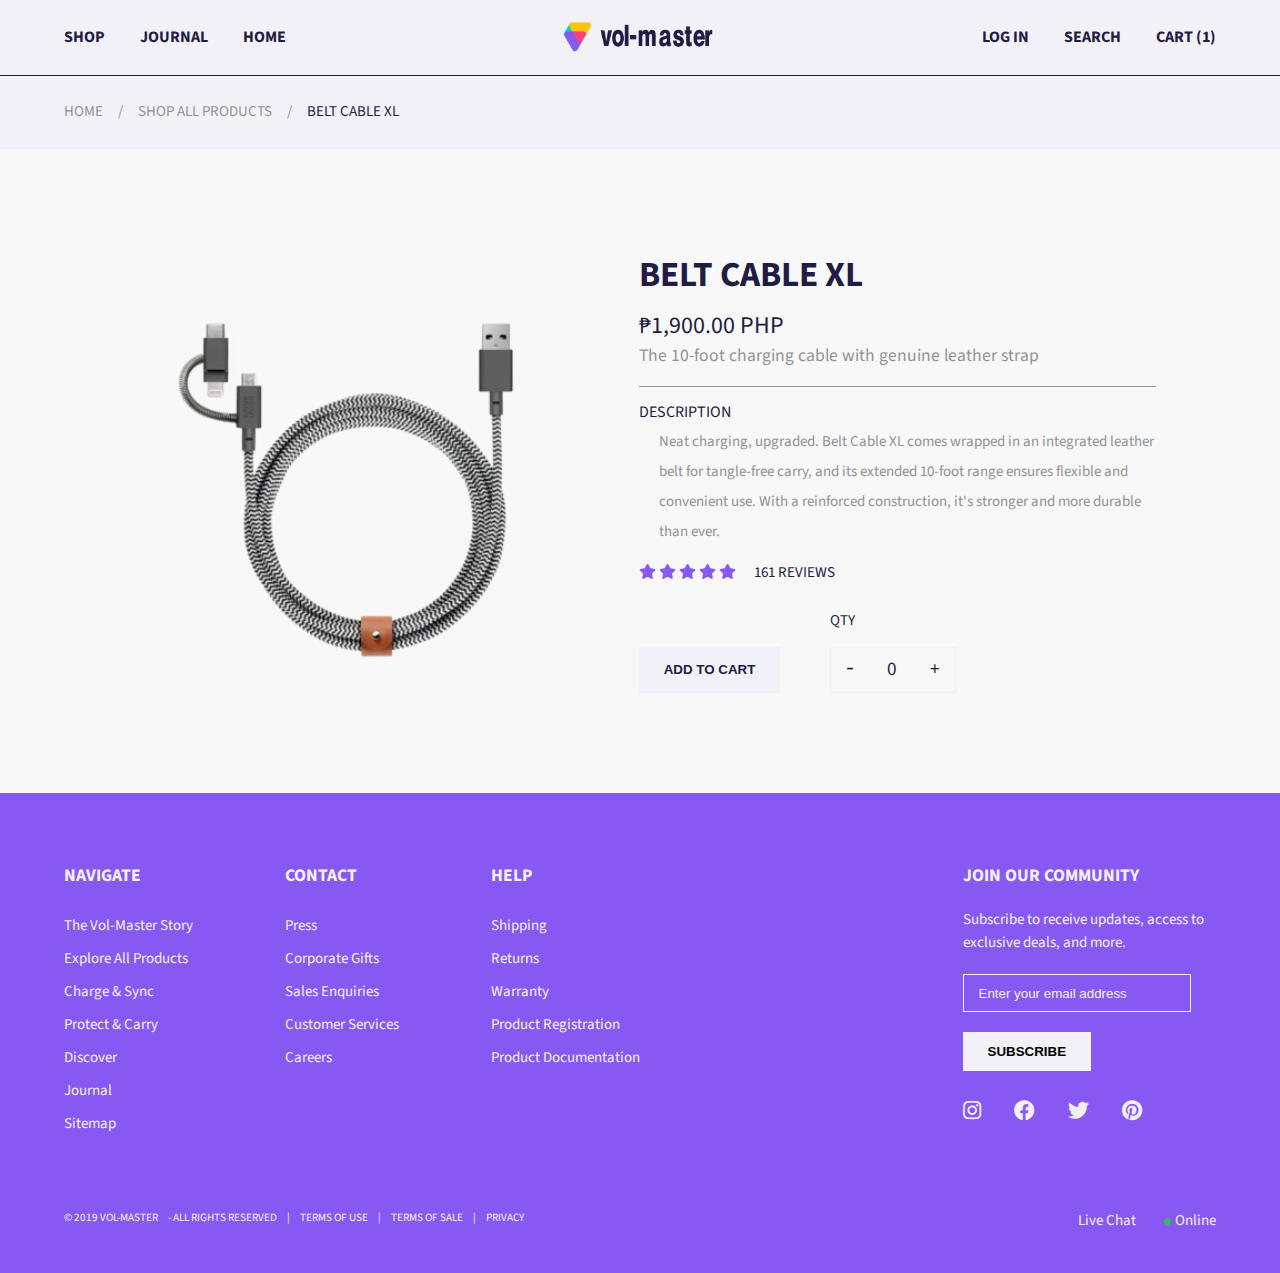
<file: view_product.html>
<!DOCTYPE html>
<html lang="en">
<head>
    <meta charset="UTF-8">
    <meta name="viewport" content="width=device-width, initial-scale=1, minimum-scale=1, maximum-scale=1"><!-- Swiper meta -->
    <meta http-equiv="X-UA-Compatible" content="ie=edge">
    <title>Product | Vol-Master</title>
    <link href="https://fonts.googleapis.com/css?family=Source+Sans+Pro:400,700&display=swap" rel="stylesheet">
    <link rel="stylesheet" href="https://use.fontawesome.com/releases/v5.2.0/css/all.css">
    <link rel="stylesheet" href="css/main.css">
    <link rel="stylesheet" href="css/style_2.css">
    <link rel="stylesheet" href="css/swiper.min.css">
    <link rel="shortcut icon" href="img/favicon.png">
    <link rel="stylesheet" href="aos/aos@next/dist/aos.css">
    <script src="js/jquery-3.4.1.js"></script>
</head>
<body>

        <header>
            <div class="container">
                <nav class="left_case_nav">
                    <ul class="nav_big">
                        <li class="hover_shop_method"><a href="shop.html">SHOP</a></li>
                        <li><a href="journal.html">JOURNAL</a></li>
                        <li><a href="index.html">HOME</a></li>
                    </ul>
                    <ul class="nav_small">
                        <li><a href="shop.html">SHOP</a>
                            <ul class="nav_ul_small_2">
                                <li><a href="">Explore All Products</a></li>
                                <li><a href="">New Releases</a></li>
                                <li><a href="">Best Sellers</a></li>
                                <li><a href="">Online Exclusives</a></li>
                                <li><a href="">PR/01 Speaker</a></li>
                            </ul>
                        </li>
                        <li><a href="">BY DEVICE</a>
                            <ul class="nav_ul_small_2">
                                <li><a href="">iPhone</a></li>
                                <li><a href="">AirPods</a></li>
                                <li><a href="">iPad</a></li>
                                <li><a href="">MacBook</a></li>                           
                            </ul>
                        </li>
                        <li><a href="">CHARGE & SYNC</a>
                            <ul class="nav_ul_small_2">
                                <li><a href="">All Charge & Sync</a></li>
                                <li><a href="">Wireless & Charging</a></li>
                                <li><a href="">Charging Cables</a></li>
                                <li><a href="">Power</a></li>
                                <li><a href="">Audio & Video Cables</a></li>                              
                            </ul>
                        </li>
                        <li><a href="">PROTECT & CARRY</a>
                            <ul class="nav_ul_small_2">
                                <li><a href="">All Protect & Carry</a></li>
                                <li><a href="">iPhone Cases</a></li>
                                <li><a href="">AirPods Cases</a></li>
                                <li><a href="">iPad Sleeve</a></li>
                                <li><a href="">MacBook Sleeve</a></li>
                                <li><a href="">Accessory Organizer</a></li>                                
                            </ul>
                        </li>
                        <li><a href="journal.html">JOURNAL</a></li>
                        <li><a href="login.html">lOG IN</a></li>
                        <li><a href="search.html">SEARCH</a></li>
                    </ul>
                    <ul class="nav_social_media">
                        <li><a href=""><i class="fab fa-facebook"></i></a></li>
                        <li><a href=""><i class="fab fa-instagram"></i></a></li>
                        <li><a href=""><i class="fab fa-twitter"></i></a></li>
                        <li><a href=""><i class="fab fa-pinterest"></i></a></li>
                    </ul>
                </nav>
                <div class="menu-toggle">
                    <span></span>
                    <span></span>
                    <span></span>
                </div>
                <div class="case_center_logo">
                    <a href="index.html"><img src="img/Logo.png" alt="Logo"></a>
                </div>
                <nav class="right_case_nav">
                    <ul>
                        <li><a href="login.html">LOG IN </a></li>
                        <li><a href="search.html">SEARCH</a></li>
                        <li class="open_cart"><a href="#">CART (1)</a></li>
                    </ul>
                </nav>
                <div class="cart_toggle">
                    <i class="fab fa-opencart"></i>
                </div>
            </div>
        </header>

        <section class="sec_1_view_product" id="sec_1_view_product_page">
            <div class="container">
                <div class="Title_content_case">
                    <p>HOME</p>
                    <p>/</p>
                    <p>SHOP ALL PRODUCTS</p>
                    <p>/</p>
                    <p class="current">BELT CABLE XL</p>
                </div>
            </div>
        </section>

        <section class="sec_2_view_product">
            <div class="container">
                <div class="main_box_case">
                    <div class="left_case_box">
                        <img src="img/ezgif.com-webp-to-png _3.png" alt="">
                    </div>
                    <div class="right_case_box">
                        <h1>BELT CABLE XL</h1>
                        <p class="price">₱1,900.00 PHP</p>
                        <p class="below_price_tag">The 10-foot charging cable with genuine leather strap</p>
                        <p class="description">DESCRIPTION</p>
                        <p class="desc_details">Neat charging, upgraded. Belt Cable XL comes wrapped in an integrated leather belt for tangle-free carry, and its extended 10-foot range ensures flexible and convenient use. With a reinforced construction, it's stronger and more durable than ever.</p>
                        <div class="case_review">
                            <a href=""><i class="fas fa-star"></i></a>
                            <a href=""><i class="fas fa-star"></i></a>
                            <a href=""><i class="fas fa-star"></i></a>
                            <a href=""><i class="fas fa-star"></i></a>
                            <a href=""><i class="fas fa-star"></i></a>
                            <a class="review" href="">161 REVIEWS</a>
                        </div>
                        <form action="">
                            <button class="add_cart_btn" type="button"><span>ADD TO CART</span></button>
                            <div class="quatity_case">
                                <label>QTY</label>
                                <div class="quan_case">
                                    <span class="minus">-</span>
                                    <span class="value" id="value">0</span>
                                    <span class="plus">+</span>
                                </div>    
                            </div>
                        </form>
                    </div>
                </div>
            </div>
        </section>

        

        <footer>
            <div class="container">
                <div class="main_case_box">
                    <div class="box_left">
                        <div class="box_left_2">
                            <div class="box">
                                <h3>NAVIGATE</h3>
                                <a href=""><p>The Vol-Master Story</p></a>
                                <a href=""><p>Explore All Products</p></a>
                                <a href=""><p>Charge & Sync</p></a>
                                <a href=""><p>Protect & Carry</p></a>
                                <a href=""><p>Discover</p></a>
                                <a href=""><p>Journal</p></a>
                                <a href=""><p>Sitemap</p></a>
                            </div>
                            <div class="box">
                                <h3>CONTACT</h3>
                                <a href=""><p>Press</p></a>
                                <a href=""><p>Corporate Gifts</p></a>
                                <a href=""><p>Sales Enquiries</p></a>
                                <a href=""><p>Customer Services</p></a>
                                <a href=""><p>Careers</p></a>                 
                            </div>
                            <div class="box">
                                <h3>HELP</h3>
                                <a href=""><p>Shipping</p></a>
                                <a href=""><p>Returns</p></a>
                                <a href=""><p>Warranty</p></a>
                                <a href=""><p>Product Registration</p></a>
                                <a href=""><p>Product Documentation</p></a>
                            </div>
                        </div>
                    </div>
                    <div class="box_right">
                        <h3>JOIN OUR COMMUNITY</h3>
                        <form action="">
                            <p>Subscribe to receive updates, access to exclusive deals, and more.</p>
                            <input type="text" placeholder="Enter your email address">
                            <button><span>SUBSCRIBE</span></button>
                        </form>
                        <div class="social_case">
                            <a href=""><i class="fab fa-instagram"></i></a>
                            <a href=""><i class="fab fa-facebook"></i></a>
                            <a href=""><i class="fab fa-twitter"></i></a>
                            <a href=""><i class="fab fa-pinterest"></i></a>
                        </div>
                    </div>
                </div>
                <div class="case_bottom">
                    <div class="left_bottom">
                        <p><a href="">&copy; 2019 VOL-MASTER</a></p>
                        <p>-&nbsp;ALL RIGHTS RESERVED</p>
                        <p>|</p> 
                        <p><a href="">TERMS OF USE</a></p>
                        <p>|</p>
                        <p><a href="">TERMS OF SALE</a></p>
                        <p>|</p>
                        <p><a href="">PRIVACY</a></p>   
                    </div>
                    <div class="right_bottom">
                        <div class="box">
                            <a href="">Live Chat</a>
                        </div>
                        <div class="box">
                            <div class="dot"></div>
                            <a href="">Online</a>
                        </div>
                    </div>
                </div>
            </div>    
        </footer>

        <section class="sec_arrow_up">
            <a class="scroll" href="#sec_1_view_product_page"> 
                <div class="circle_case">
                    <i class="fas fa-angle-double-up"></i>
                </div>
            </a>
        </section>

        <section class="sec_shop_nav_hover">
            <div class="container">
                <div class="main_box_show_case">
                    <div class="left_case">
                        <div class="box">
                            <h5>SHOP</h5>
                            <a href=""><p>Explore All Products</p></a>
                            <a href=""><p>New Releases</p></a>
                            <a href=""><p>Best Sellers</p></a>
                            <a href=""><p>Online Exclusives </p></a>
                            <a href=""><p>PR/01 Speaker</p></a>
                        </div>
                        <div class="box">
                            <h5>BY DEVICE</h5>
                            <a href=""><p>iPhone</p></a>
                            <a href=""><p>AirPods</p></a>
                            <a href=""><p>iPod</p></a>
                            <a href=""><p>MacBook</p></a>
                        </div>
                        <div class="box">
                            <h5>CHARGE & SYNC </h5>
                            <a href=""><p>Wireless Charging</p></a>
                            <a href=""><p>Charging Cables</p></a>
                            <a href=""><p>Power</p></a>
                            <a href=""><p>Auto & Video Cables</p></a>
                        </div>
                        <div class="box">
                            <h5>PROTECT & CARRY </h5>
                            <a href=""><p>iPhone Cases</p></a>
                            <a href=""><p>AirPods Cases</p></a>
                            <a href=""><p>iPod Sleeve </p></a>
                            <a href=""><p>Accessory Organizer</p></a>
                        </div>
                    </div>
                    <div class="right_case">
                        <img src="img/ezgif.com-webp-to-jpg.jpg" alt="">
                        <div class="text_content">  
                            <p class="p_top">BLACK FRIDAY SALE</p>
                            <p class="p_bottom">ENJOY 30% OFF SITE-WIDE</p>
                        </div>
                    </div>
                </div>
            </div>
        </section>

<!-- OPEN CART PAGE -->

        <section class="sec_1_cart">
            <div class="header_case">
                <h1>CART</h1>
                <span class="close">X</span>
            </div>
            <div class="img_box_case">
                <div class="left_box">
                    <img src="img/ezgif.com-webp-to-png _3.png" alt="">
                </div>
                <div class="right_box">
                    <h3>NIGHT CABLE</h3>
                    <p class="p_sub">ZEBRA / USB-A TO LIGHTNING</p>
                    <p class="price">₱1,519.00 PHP</p>
                    <p class="prev_price">₱2,179.00 PHP</p>
                    <div class="p_bottom">
                        <p>QTY : <span>2</span></p>
                        <p class="remove">REMOVE</p>
                    </div>
                </div>
            </div>
            <div class="total_case">
                <p>TOTAL</p>
                <p>₱3,038.76 PHP</p>           
            </div>
            <div class="button_case">
                <a href="cart.html"><button class="view_cart"><span>VIEW CART</span></button><br></a>
                <button class="check_out"><span>PROCEED TO CHECK OUT</span></button>
            </div>
        </section>


        <script src="js/vproduct_script.js"></script>
         
   
    
</body>
</html>
</file>
<file: css/main.css>
*{padding:0;margin:0;}

    body{
        font-family: 'Source Sans Pro', sans-serif;
        line-height:1.5;
        font-size:15px;
        margin:0;
        padding:0;
        animation:body_animation 2s ease;
        background:#F3F1F8;
    }

/* Global */

    p{font-weight:400;}
    h1,h2,h3,h4,h5,h6{font-weight:700;}

    .container{width:90%;margin:auto;overflow:hidden;}
    .highlight{color:#8759F2;}

    @keyframes left_btn_slides{0%{transform:scale(0);transform:translateX(-10px);}50%{transform:scale(2);opacity:0;}100%{transform:scale(1);}}
    @keyframes right_btn_slides{0%{transform:scale(0);transform:translateX(10px);}50%{transform:scale(2);opacity:0;}100%{transform:scale(1);}}
    /* body Trasition */
    @keyframes body_animation{0%{opacity:.2;}100%{opacity:1;}}

/* Header */

    header{background:#F3F1F8;border-bottom:#221B43 1px solid;animation:sec_2_downbox 1s ease;}
    header nav.left_case_nav{float:left;overflow:auto;}
    header nav.left_case_nav ul.nav_big{display:flex;}
    header nav.left_case_nav ul.nav_big li{list-style:none;padding:0 35px 0 0;}
    header nav.left_case_nav ul.nav_big li a{text-decoration:none;font-size:1rem;color:#221B43;line-height:75px;display:block;font-weight:bold;position:relative;}
    header nav.left_case_nav ul.nav_big li a:after{border-bottom:#8759F2 2px solid;position:absolute;content:"";left:0;bottom:0;width:0;transition:.5s ease;}
    header nav.left_case_nav ul.nav_big li a:hover:after{transition:.5s ease;width:100%;}
    header nav.left_case_nav ul.nav_big li.current a:after{width:100%;}

    header .menu-toggle{display:none;}

    header nav.left_case_nav ul.nav_small{display:none;margin:25px;}
    header nav.left_case_nav ul.nav_small > li{list-style:none;margin-bottom:15px;border-bottom:#221B43 1px solid;padding-bottom:15px;}  
    header nav.left_case_nav ul.nav_small > li a{text-decoration:none;font-size:1rem;color:#221B43;transition:.3s ease;}
    header nav.left_case_nav ul.nav_small ul.nav_ul_small_2 li{list-style:none;padding:15px 0 0 25px;}
    header nav.left_case_nav ul.nav_small ul.nav_ul_small_2 li a{color:#585858;font-size:.9rem;}
    header nav.left_case_nav ul.nav_small ul.nav_ul_small_2{display:none;transition:1s ease;}
    header nav.left_case_nav ul.nav_small li:hover ul.nav_ul_small_2{display:block;transition:1s ease;}
    header nav.left_case_nav ul.nav_small li a:hover,
    header nav.left_case_nav ul.nav_small ul.nav_ul_small_2 li a:hover{color:#8759F2;transition:.3s ease;}

    header nav.left_case_nav ul.nav_social_media{display:none;text-align:center;margin:25px 0 15px 0;}
    header nav.left_case_nav ul.nav_social_media li{display:inline-block;margin:10px;background:#8759F2;height:30px;width:30px;border-radius:50%;text-align:center;}
    header nav.left_case_nav ul.nav_social_media li a{color:#F3F1F8;line-height:30px;transition:.5s ease;}
    header nav.left_case_nav ul.nav_social_media li a:hover{color:#221B43;transition:.5s ease;}
    
    header .case_center_logo{width:160px;margin:auto;position:absolute;right:0;left:0;margin-top:16px;}
    header .case_center_logo img{height:40px;} 

    header nav.right_case_nav{float:right;}
    header nav.right_case_nav ul{display:flex;}
    header nav.right_case_nav ul li{list-style:none;padding-left:35px;}
    header nav.right_case_nav ul li a{text-decoration:none;font-size:1rem;color:#221B43;line-height:75px;display:block;font-weight:bold;position:relative;}
    header nav.right_case_nav ul li a:after{content:"";position:absolute;border-bottom:#8759F2 2px solid;bottom:0;width:0;left:0;transition:.5s ease;}
    header nav.right_case_nav ul li a:hover:after{transition:.5s ease;width:100%;}
    header nav.right_case_nav ul li.current a:after{width:100%;}

    header .cart_toggle{float:right;margin-top:29px;display:none;margin-bottom:22px;}
    header .cart_toggle i{font-size:1.2rem;color:#8759F2;}

    /*Active Header Process */
    header.active{position:fixed;top:0;width:100%;z-index:10000;animation:header_active_animation 1s ease;box-shadow:#221B43 0 1px 5px;border-bottom:#221B43 1px solid;}
    @keyframes header_active_animation{
        0%{transform:translateY(-100px);opacity:.5;}
        100%{transform:translateY(0);}
    }

/* Section 1 */
 
    .sec_layer_1_banner{background-size:cover;background-position:center;height:555px;transition:.5s ease;}
    .sec_layer_1_banner .row_case_btn_slide{margin-top:250px;}   
    .sec_layer_1_banner .row_case_btn_slide .sec_1_left_btn{margin-left:5px;background:#F3F1F8;height:40px;width:40px;float:left;border-radius:50%;text-align:center;box-shadow:#221B43 0 1px 5px;transition:.5s ease;}
    .sec_layer_1_banner .row_case_btn_slide .sec_1_reight_btn{margin-right:5px;background:#F3F1F8;height:40px;width:40px;float:right;border-radius:50%;text-align:center;box-shadow:#221B43 0 1px 5px;transition:.5s ease;} 
    .sec_layer_1_banner .row_case_btn_slide .sec_1_left_btn i{line-height:40px;}
    .sec_layer_1_banner .row_case_btn_slide .sec_1_reight_btn i{line-height:40px;}
    .sec_layer_1_banner .row_case_btn_slide .sec_1_left_btn:hover i{animation:left_btn_slides 1s ease;}
    .sec_layer_1_banner .row_case_btn_slide .sec_1_reight_btn:hover i{animation:right_btn_slides 1s ease;}
    .sec_layer_1_banner .row_case_btn_slide .sec_1_left_btn:hover{transform:scale(1.1);transition:.5s ease;}
    .sec_layer_1_banner .row_case_btn_slide .sec_1_reight_btn:hover{transform:scale(1.1);transition:.5s ease;}

    .sec_layer_1_banner .case_content_text{margin-top:-40px;;color:#F3F1F8;text-align:center;}
    .sec_layer_1_banner .case_content_text p{font-size:1rem;}
    .sec_layer_1_banner .case_content_text h1{font-size:2.1rem;font-weight:bold;margin-top:10px;}  
    .sec_layer_1_banner .case_content_text button{padding:15px 30px 15px 30px;margin-top:20px;color:#F3F1F8;font-weight:bold;background:#8759F2;border:0;outline:none;box-shadow:#221B43 0 1px 5px;position:relative;transition:.5s ease;}
    .sec_layer_1_banner .case_content_text button:after{background:#F3F1F8;width:0;position:absolute;top:0;content:"";left:0;height:100%;transition:.5s ease;}
    .sec_layer_1_banner .case_content_text button:hover:after{width:100%;transition:.5s ease;}
    .sec_layer_1_banner .case_content_text button span{z-index:2;position:relative;}
    .sec_layer_1_banner .case_content_text button:hover{color:#221B43;transition:.5s ease;font-weight:bold;}

    .sec_layer_1_banner .case_dot_banner{display:flex;margin-top:155px;float:right;}
    .sec_layer_1_banner .case_dot_banner .dot{height:5px;width:5px;margin:5px;border-radius:50%;border:#F3F1F8 2px solid;}
    .sec_layer_1_banner .case_dot_banner .dot.active{background:#F3F1F8;}

    .sec_layer_1_banner .case_arrow_down{margin-top:60px;padding-left:49.5%;}
    .sec_layer_1_banner .case_arrow_down i{font-size:1.5rem;color:#F3F1F8;transition:.5s ease;}
    .sec_layer_1_banner .case_arrow_down:hover i{color:#8759F2;transition:.5s ease;transform:scale(2.5);}

/* Section 2 */ 

    .sec_layer_2{height:830px;background:#F3F1F8;text-align:center;color:#221B43;padding-bottom:70px;}
    .sec_layer_2 p{margin-top:120px;font-size:1rem;}
    .sec_layer_2 .sub_title{width:35%;margin:auto;display:flex;justify-content:space-around;margin-top:25px;color:#221B43;}
    .sec_layer_2 .sub_title h2.left_sel,h2.right_sel{cursor:pointer;transition:.5s ease;}
    .sec_layer_2 .sub_title h2.left_sel:hover, .sec_layer_2 .sub_title h2.right_sel:hover{color:#8759F2;transition:.5s ease;}
    .sec_layer_2 .sub_title h2.left_sel.active{border-bottom:#221B43 1px solid;padding-bottom:10px;}
    .sec_layer_2 .sub_title h2.right_sel.active{border-bottom:#221B43 1px solid;padding-bottom:10px;}
    /* Box 1 */
    @keyframes sec_2_upbox{
        0%{transform:translateY(80px);opacity:0;}
        100%{transform:translateY(0);}
    }
    .sec_layer_2 .box_case{display:none;}
    .sec_layer_2 .box_case.active{display:block;animation:sec_2_upbox 1s ease;}
    
    /* Swiper */
    .sec_layer_2 .box_case .swiper-container{width: 100%;padding-top: 50px;padding-bottom: 50px;}
    .sec_layer_2 .box_case .swiper-container .swiper-slide{background-position: center;background-size: cover;width: 300px;height: 350px;}
    .sec_layer_2 .box_case .swiper-container .swiper-slide img{height:90%;width:100%;}
    .sec_layer_2 .box_case .swiper-container .swiper-slide .text_content{position:absolute;bottom:0;width:100%;}
    .sec_layer_2 .box_case .swiper-container .swiper-slide .text_content p{margin:0;}
    
    /* Box 2 */
    @keyframes sec_2_downbox{
        0%{transform:translateY(-80px);opacity:0;}
        100%{transform:translateY(0);}
    }
    .sec_layer_2 .box_case_2{display:none;}
    .sec_layer_2 .box_case_2.active{display:block;animation:sec_2_downbox 1s ease;}

    /* Swiper 2 */
    .sec_layer_2 .box_case_2 .swiper-container{width: 100%;padding-top: 50px;padding-bottom: 50px;}
    .sec_layer_2 .box_case_2 .swiper-container .swiper-slide{background-position: center;background-size: cover;width: 300px;height: 350px;}
    .sec_layer_2 .box_case_2 .swiper-container .swiper-slide img{height:90%;width:100%;}
    .sec_layer_2 .box_case_2 .swiper-container .swiper-slide .text_content{position:absolute;bottom:0;width:100%;}
    .sec_layer_2 .box_case_2 .swiper-container .swiper-slide .text_content p{margin:0;}

    .sec_layer_2 button{margin-top:80px;background:#8759F2;border:0;padding:15px 30px 15px 30px;color:#F3F1F8;font-weight:bold;outline:none;margin-bottom:15px;position:relative;transition:.5s ease;}
    .sec_layer_2 button:after{content:"";background:#221B43;width:0;height:100%;position:absolute;left:0;top:0;transition:.5s ease;}
    .sec_layer_2 button:hover:after{transition:.5s ease;width:100%;}
    .sec_layer_2 button span{z-index:2;position:relative;transition:.5s ease;font-weight:bold;}
    .sec_layer_2 button:hover span{color:#F3F1F8;transition:.5s ease;font-weight:bold;}

/* Section 3 */

    .sec_layer_3{height:auto;width:100%;overflow:hidden;}
  
    .sec_layer_3 .img_box_case{display:flex;justify-content:center;}
    .sec_layer_3 .img_box_case .box{height:100%;width:100%;position:relative;}
    .sec_layer_3 .img_box_case .box img{display:block;width:100%;}
    .sec_layer_3 .img_box_case .box .text_content{top:0;position:absolute;padding:300px 0 0 50px;}
    .sec_layer_3 .img_box_case .box .text_content h1{color:#F3F1F8;font-size:1.8rem;}
    .sec_layer_3 .img_box_case .box .text_content button{height:45px;padding:5px 30px 5px 30px;margin-top:20px;background:#8759F2;border:0;font-weight:bold;color:#F3F1F8;box-shadow:#221B43 0 1px 5px;transition:.5s ease;position:relative;}
    .sec_layer_3 .img_box_case .box .text_content button:after{background:#F3F1F8;width:0;position:absolute;top:0;content:"";left:0;height:100%;transition:.5s ease;}
    .sec_layer_3 .img_box_case .box .text_content button:hover:after{width:100%;transition:.5s ease;}
    .sec_layer_3 .img_box_case .box .text_content button span{z-index:2;position:relative;}
    .sec_layer_3 .img_box_case .box .text_content button:hover{color:#221B43;transition:.5s ease;font-weight:bold;}

/* Section 4 */

    .sec_layer_4{background:#F3F1F8;height:800px;position:relative;color:#221B43;}
    .sec_layer_4 .header_title{text-align:center;margin-top:90px;}
    .sec_layer_4 .header_title p{font-size:1rem;}
    .sec_layer_4 .header_title h2{margin-top:20px;font-size:1.9rem;}

    @keyframes sec_4_slider_animation{from{opacity:0;}to{opacity:1;}}
    .sec_layer_4 .main_box_content .tester_case{display:none;}
    .sec_layer_4 .main_box_content .tester_case.active{display:block;animation:sec_4_slider_animation 1s ease;}
    .sec_layer_4 .main_box_content .tester_case .box{display:flex;justify-content:space-around;margin-top:70px;}
    .sec_layer_4 .main_box_content .tester_case .box .left_box_2 img{height:480px;}
    .sec_layer_4 .main_box_content .tester_case .box .right_box_2 img{height:250px;}
    .sec_layer_4 .main_box_content .tester_case .box .right_box_2{text-align:center;padding:50px 0 0 0;width:40%;position:relative;}
    .sec_layer_4 .main_box_content .tester_case .box .right_box_2 button{margin-top:25px;padding:15px 60px 15px 60px;background:#8759F2;border:0;color:#F3F1F8;font-weight:bold;transition:.5s ease;position:relative;outline:none;}
    .sec_layer_4 .main_box_content .tester_case .box .right_box_2 button:after{background:#221B43;width:0;position:absolute;top:0;content:"";left:0;height:100%;transition:.5s ease;}
    .sec_layer_4 .main_box_content .tester_case .box .right_box_2 button:hover:after{width:100%;transition:.5s ease;}
    .sec_layer_4 .main_box_content .tester_case .box .right_box_2 button span{z-index:2;position:relative;}
    .sec_layer_4 .main_box_content .tester_case .box .right_box_2 button:hover{color:#F3F1F8;transition:.5s ease;font-weight:bold;}

    .sec_layer_4 .main_box_content .tester_case .box .right_box_2 .dot_box{display:flex;justify-content:center;margin-top:20px;}
    .sec_layer_4 .main_box_content .tester_case .box .right_box_2 .dot_box div.dot{height:10px;width:10px;background:#221B43;margin:5px;border-radius:50%;}
    .sec_layer_4 .main_box_content .tester_case .box .right_box_2 .dot_box div.dot.active{background:#8759F2;}
    .sec_layer_4 .main_box_content .tester_case .box .right_box_2 .small_slides_btn{position:absolute;top:0;width:100%;margin-top:270px;}
    .sec_layer_4 .main_box_content .tester_case .box .right_box_2 .small_slides_btn .left_btn{height:20px;width:20px;background:#F3F1F8;box-shadow:#221B43 0 1px 3px;float:left;overflow:hidden;transition:.5s ease;}
    .sec_layer_4 .main_box_content .tester_case .box .right_box_2 .small_slides_btn .right_btn{height:20px;width:20px;background:#F3F1F8;box-shadow:#221B43 0 1px 3px;float:right;overflow:hidden;transition:.5s ease;}
    .sec_layer_4 .main_box_content .tester_case .box .right_box_2 .small_slides_btn .left_btn:hover i{animation:left_btn_slides 1s ease;}
    .sec_layer_4 .main_box_content .tester_case .box .right_box_2 .small_slides_btn .right_btn:hover i{animation:left_btn_slides 1s ease;}
    .sec_layer_4 .main_box_content .tester_case .box .right_box_2 .small_slides_btn .left_btn:hover{transform:scale(1.1);transition:.5s ease;}
    .sec_layer_4 .main_box_content .tester_case .box .right_box_2 .small_slides_btn .right_btn:hover{transform:scale(1.1);transition:.5s ease;}

    .sec_layer_4 .main_box_content .bog_slides_btn{position:absolute;top:0;left:20px;right:20px;margin-top:400px;}
    .sec_layer_4 .main_box_content .bog_slides_btn .sec_4_left_btn{height:40px;width:40px;background:#F3F1F8;float:left;border-radius:50%;text-align:center;line-height:40px;box-shadow:#221B43 0 1px 4px;transition:.5s ease;}
    .sec_layer_4 .main_box_content .bog_slides_btn .sec_4_right_btn{height:40px;width:40px;background:#F3F1F8;float:right;border-radius:50%;text-align:center;line-height:40px;box-shadow:#221B43 0 1px 4px;transition:.5s ease;}
    
    .sec_layer_4 .main_box_content .bog_slides_btn .sec_4_left_btn:hover i{animation:left_btn_slides 1s ease;}
    .sec_layer_4 .main_box_content .bog_slides_btn .sec_4_right_btn:hover i{animation:right_btn_slides 1s ease;}
    .sec_layer_4 .main_box_content .bog_slides_btn .sec_4_left_btn:hover{transform:scale(1.1);transition:.5s ease;}
    .sec_layer_4 .main_box_content .bog_slides_btn .sec_4_right_btn:hover{transform:scale(1.1);transition:.5s ease;}

/* Section 5 */

    .sec_layer_5{height:500px;background:url('../img/about_img.jpg') no-repeat;background-position:bottom;background-size:cover;text-align:center;color:#f1f1f1;}
    .sec_layer_5 p.p_title{margin-top:160px;margin-bottom:25px;}
    .sec_layer_5 h1{margin-bottom:25px;}
    .sec_layer_5 p.p_content{width:75%;margin:auto;}

/* Section 6 */

    .sec_layer_6{height:auto;background:#F3F1F8;color:#221B43;text-align:center;padding-bottom:70px;}
    .sec_layer_6 h1{margin-top:70px;font-size:1.8rem;}
    .sec_layer_6 .box_content{display:flex;margin-top:70px;justify-content:space-between;}
    .sec_layer_6 .box_content .box img{height:230px;}
    .sec_layer_6 .box_content .box .text_content{width:80%;margin:auto;}
    .sec_layer_6 .box_content .box .text_content p{text-align:justify;margin-top:15px;}
    .sec_layer_6 .box_content .box .text_content h2{text-align:justify;margin-top:15px;margin-bottom:30px;}
    .sec_layer_6 .box_content .box .text_content button{float:left;margin-top:40px;background:transparent;border:0;font-weight:bold;border-bottom:#8759F2 1px solid;padding-bottom:10px;outline:none;}

/* Section 7 */

    .sec_layer_7{height:auto;background:#f8f8f8;text-align:center;color:#221B43;padding-bottom:50px;}
    .sec_layer_7 p{margin-top:100px;}
    .sec_layer_7 .icon_case{display:flex;justify-content:space-between;margin-top:100px;}
    .sec_layer_7 .icon_case .box{overflow:hidden;}
    .sec_layer_7 .icon_case .box img{height:170px;transition:1.5s ease;}
    .sec_layer_7 .icon_case .box.active{transform:scale(1.2);transition:1.5s ease;}
    .sec_layer_7 .icon_case .box.inactive img{filter:blur(3px);transition:1.5s ease;}

/* Section 8 */

    .sec_layer_8{height:auto;background:#F3F1F8;text-align:center;color:#221B43;position:relative;padding-bottom:75px;}
    .sec_layer_8 p{margin-top:75px;}
    .sec_layer_8 h1{font-size:1.8rem;margin-top:20px;}


    .sec_layer_8 .main_box_case .swiper-container_sec_8{width: 100%;padding-top: 50px;padding-bottom: 50px;}
    .sec_layer_8 .main_box_case .swiper-container_sec_8 .swiper-slide{background-position: center;background-size: cover;width: 300px;height: 300px;}
    .sec_layer_8 .main_box_case .swiper-container_sec_8 .swiper-slide img{height:100%;width:100%;}

   
    .sec_layer_8 button{background:#8759F2;border:0;padding:15px 20px 15px 20px;margin-top:75px;color:#F3F1F8;font-weight:bold;position:relative;transition:.5s ease;outline:none;}
    .sec_layer_8 button:after{background:#221B43;width:0;position:absolute;top:0;content:"";left:0;height:100%;transition:.5s ease;}
    .sec_layer_8 button:hover:after{width:100%;transition:.5s ease;}
    .sec_layer_8 button span{z-index:2;position:relative;}
    .sec_layer_8 button:hover{color:#F3F1F8;transition:.5s ease;font-weight:bold;}

/* Footer */

    footer{height:auto;color:#F3F1F8;background:#8759F2;padding-bottom:40px;}
    footer .main_case_box{display:flex;justify-content:space-between;margin-top:70px;}
    footer .main_case_box .box_left{width:50%;}
    footer .main_case_box .box_left .box_left_2{display:flex;justify-content:space-between;}
    footer .main_case_box .box_left .box_left_2 .box h3{margin-bottom:20px;}
    footer .main_case_box .box_left .box_left_2 .box a{text-decoration:none;line-height:2.2;color:#F3F1F8;}

    footer .main_case_box .box_right{width:22%;}
    footer .main_case_box .box_right h3{margin-bottom:20px;}
    footer .main_case_box .box_right form input[type="text"]{color:#F3F1F8;height:38px;background:transparent;border:#F3F1F8 1px solid;margin-top:20px;width:90%;box-sizing:border-box;outline:none;padding:0 15px 0 15px;}
    footer .main_case_box .box_right form input[type="text"]::placeholder{color:#F3F1F8;}
    footer .main_case_box .box_right form button{background:#F3F1F8;margin-top:20px;padding:12px 25px 12px 25px;border:0;font-weight:bold;transition:.5s ease;position:relative;}
    footer .main_case_box .box_right form button:after{background:#221B43;width:0;position:absolute;top:0;content:"";left:0;height:100%;transition:.5s ease;}
    footer .main_case_box .box_right form button:hover:after{width:100%;transition:.5s ease;}
    footer .main_case_box .box_right form button span{z-index:2;position:relative;}
    footer .main_case_box .box_right form button:hover{color:#F3F1F8;transition:.5s ease;font-weight:bold;}

    footer .main_case_box .box_right .social_case{margin-top:30px;}
    footer .main_case_box .box_right .social_case a{margin:0 30px 0 0;}
    footer .main_case_box .box_right .social_case a i{font-size:1.3rem;color:#F3F1F8;transition:.5s ease;}
    footer .main_case_box .box_right .social_case a i:hover{transform:rotate(360deg);transition:.5s ease;color:#221B43;}

    footer .case_bottom{display:flex;justify-content:space-between;margin-top:70px;}
    footer .case_bottom .left_bottom{display:flex;}
    footer .case_bottom .left_bottom p a{text-decoration:none;color:#F3F1F8;font-size:.7rem;}
    footer .case_bottom .left_bottom p{padding:0 10px 0 0;font-size:.7rem;}

    footer .case_bottom .right_bottom{display:flex;justify-content:space-between;width:12%;}
    footer .case_bottom .right_bottom .box a{text-decoration:none;color:#F3F1F8;}
    footer .case_bottom .right_bottom .box{display:flex;}
    footer .case_bottom .right_bottom .box .dot{height:7px;width:7px;background:#31C147;border-radius:50%;margin-top:8px;margin-right:4px;}
    
/* Arrow up */

    .sec_arrow_up{right:35px;position:fixed;bottom:30px;z-index:1000;display:none;}
    .sec_arrow_up .circle_case{height:50px;width:50px;background:#8759F2;border-radius:50%;box-shadow:#221B43 0 1px 5px;text-align:center;transition:.5s ease;}
    .sec_arrow_up .circle_case i{line-height:48px;font-size:1.3rem;color:#F3F1F8;transition:.5s ease;}
    .sec_arrow_up .circle_case:hover{background:#F3F1F8;transition:.5s ease;color:#F3F1F8;}
    .sec_arrow_up .circle_case:hover i{color:#221B43;transition:.5s ease;}

    .sec_arrow_up.active{display:block;animation:arrow_up_btn_animation 1s ease;}
    @keyframes arrow_up_btn_animation{
        from{transform:translateY(100px);}
        to{transform:translateY(0);}
    }

/* Shop Nav Hover */   
    @keyframes show_shop_nav{from{opacity:0;}to{opacity:1;}}
    .sec_shop_nav_hover.active{animation:header_active_animation 1s ease;}
    .sec_shop_nav_hover{height:auto;width:100%;background:#F3F1F8;position:absolute;top:76px;position:fixed;z-index:10000;padding-bottom:20px;display:none;animation:show_shop_nav .50s ease;transition:.50s ease;}
    .sec_shop_nav_hover .main_box_show_case{display:flex;justify-content:space-between;margin-top:40px;}
    .sec_shop_nav_hover .main_box_show_case .left_case{display:flex;justify-content:space-between;width:60%;}
    .sec_shop_nav_hover .main_box_show_case .left_case .box h5{margin-bottom:20px;color:#929292}
    .sec_shop_nav_hover .main_box_show_case .left_case .box a{text-decoration:none;color:#221B43;line-height:30px;}    
    .sec_shop_nav_hover .main_box_show_case .left_case .box a:hover{color:#8759F2;}

    .sec_shop_nav_hover .main_box_show_case .right_case{width:30%;;height:260px;}
    .sec_shop_nav_hover .main_box_show_case .right_case img{height:70%;display:block;}
    .sec_shop_nav_hover .main_box_show_case .right_case .text_content{margin-top:20px;} 
    .sec_shop_nav_hover .main_box_show_case .right_case p.p_bottom{color:#929292;margin-top:5px;}


/* CSS FOR SHOP */ 
    /* Section 1*/
        .sec_1_shop{height:420px;width:100%;background:url('../img/shop-all-hero_x600.jpg') no-repeat;background-position:center;background-size:cover;}
        .sec_1_shop .blur_background_shop{background:#221B43;height:100%;width:100%;opacity:.7;text-align:center;}
        .sec_1_shop .blur_background_shop h1{color:#F3F1F8;line-height:420px;font-size:2rem;}
    /* Section 2 */
        .sec_2_shop{height:auto;width:100%;background:#F3F1F8;padding-top:50px;padding-bottom:60px;}
        .sec_2_shop .main_box_case{display:flex;justify-content:space-between;margin-top:30px;}
        .sec_2_shop .main_box_case .box{height:380px;text-align:center;}
        .sec_2_shop .main_box_case .box img{height:80%;}

/* End CSS FOR SHOP */
/* View Product CSS */
    /* Section 1 */   
        .sec_1_view_product{height:auto;background:#F3F1F8;padding:25px 0 25px 0;}
        .sec_1_view_product .Title_content_case{display:flex;}
        .sec_1_view_product .Title_content_case p{margin-right:15px;color:#929292;}    
        .sec_1_view_product .Title_content_case p.current{color:#221B43;}    
    /* Section 2 */ 
        .sec_2_view_product{height:auto;background:#F8F8F8;padding:100px 0 100px 0;color:#221B43;}
        .sec_2_view_product .main_box_case{display:flex;justify-content:space-between;}
        .sec_2_view_product .main_box_case .left_case_box{width:50%;text-align:center;}    
        .sec_2_view_product .main_box_case .left_case_box img{height:100%;}

        .sec_2_view_product .main_box_case .right_case_box{width:45%;padding-right:60px;} 
        .sec_2_view_product .main_box_case .right_case_box h1{font-size:2.2rem;margin-bottom:10px;}  
        .sec_2_view_product .main_box_case .right_case_box p{line-height:30px;} 
        .sec_2_view_product .main_box_case .right_case_box p.price{font-size:1.5rem;}
        .sec_2_view_product .main_box_case .right_case_box p.below_price_tag{font-size:1.1rem;color:#929292;border-bottom:#929292 1px solid;padding-bottom:15px;}
        .sec_2_view_product .main_box_case .right_case_box p.description{font-size:1rem;margin-top:10px;}
        .sec_2_view_product .main_box_case .right_case_box p.desc_details{color:#929292;padding:0 0 0 20px;}
        .sec_2_view_product .main_box_case .right_case_box div.case_review{margin-top:15px;}
        .sec_2_view_product .main_box_case .right_case_box div.case_review a{color:#8759F2;text-decoration:none;}
        .sec_2_view_product .main_box_case .right_case_box div.case_review a.review{padding-left:15px;color:#221B43;}
        .sec_2_view_product .main_box_case .right_case_box form{display:flex;}
        .sec_2_view_product .main_box_case .right_case_box form button{padding:15px 25px 15px 25px;border:0;background:#F3F1F8;color:#221B43;margin-top:62px;font-weight:bold;position:relative;transition:.5s ease;}
        .sec_2_view_product .main_box_case .right_case_box form button:after{content:"";background:#8759F2;position:absolute;top:0;left:0;width:0;height:100%;transition:.5s ease;}
        .sec_2_view_product .main_box_case .right_case_box form button span{z-index:1;position:relative;transition:.5s ease;}
        .sec_2_view_product .main_box_case .right_case_box form button:hover:after{width:100%;transition:.5s ease;}
        .sec_2_view_product .main_box_case .right_case_box form button:hover span{color:#F3F1F8;transition:.5s ease;}
        .sec_2_view_product .main_box_case .right_case_box form .quatity_case{margin-left:50px;margin-top:25px;}
        .sec_2_view_product .main_box_case .right_case_box form .quatity_case .quan_case{border:#F3F1F8 1px solid;padding:0 15px 5px 15px;margin-top:15px;}    
        .sec_2_view_product .main_box_case .right_case_box form .quatity_case .quan_case span.value{padding:0 30px 0 30px;color:#221B43;font-size:1.2rem;}
        .sec_2_view_product .main_box_case .right_case_box form .quatity_case .quan_case span.minus{color:#221B43;font-size:1.6rem;}
        .sec_2_view_product .main_box_case .right_case_box form .quatity_case .quan_case span.plus{color:#221B43;font-size:1.2rem;}
        .sec_2_view_product .main_box_case .right_case_box form .quatity_case .quan_case span.minus:hover,
        .sec_2_view_product .main_box_case .right_case_box form .quatity_case .quan_case span.plus{cursor:pointer;}

/* End View Product CSS */
/* Journal CSS */

    /* Section 2 or 6 */
        .sec_layer_6.sec_2_journal{background:#F8F8F8;}
        .sec_layer_6.sec_2_journal .row_top_bg{background:url('../img/Journal_STOW_header-2_400x.jpg') no-repeat;height:450px;margin-top:50px;background-size:cover;background-position:center;}
        .sec_layer_6.sec_2_journal .row_top_bg .blur_bg{background:#221B43;height:100%;width:100%;opacity:.5;color:#ffffff;}
        .sec_layer_6.sec_2_journal .row_top_bg .blur_bg p{padding-top:160px;margin-bottom:5px;}
        .sec_layer_6.sec_2_journal .row_top_bg .blur_bg h1{margin:0;padding:0;margin-bottom:5px;}
        .sec_layer_6.sec_2_journal .row_top_bg .blur_bg button{background:#ffffff;border:0;padding:15px 25px 15px 25px;color:#221B43;font-weight:bold;position:relative;transition:.5s ease;}
        .sec_layer_6.sec_2_journal .row_top_bg .blur_bg button:after{content:"";height:100%;width:0;position:absolute;left:0;top:0;background:#8759F2;transition:.5s ease;}
        .sec_layer_6.sec_2_journal .row_top_bg .blur_bg button span{z-index:1;position:relative;}
        .sec_layer_6.sec_2_journal .row_top_bg .blur_bg button:hover:after{width:100%;transition:.5s ease;}
        .sec_layer_6.sec_2_journal .row_top_bg .blur_bg button:hover span{color:#ffffff;transition:.5s ease;}

/* End Journal CSS */
/* Login CSS */
        /* Login */
        .sec_1_login{height:auto;background:#F8F8F8;padding:130px 0 180px 0;}
        .sec_1_login form.login.active{display:block;animation:sec_2_upbox 1s ease;}
        .sec_1_login form.login{text-align:center;width:35%;margin:auto;display:none;}
        .sec_1_login form.login h1{font-size:1.6rem;}
        .sec_1_login form.login p.header{margin-top:10px;} 
        .sec_1_login form.login input[type="email"]{margin-top:20px;width:100%;outline:none;padding:13px;border:#221B43 1px solid;background:transparent;box-sizing:border-box;}   
        .sec_1_login form.login input[type="password"]{margin-top:15px;width:100%;outline:none;padding:13px;border:#221B43 1px solid;background:transparent;box-sizing:border-box;}  
        .sec_1_login form.login button{width:100%;padding:14px 0 14px 0;margin-top:20px;background:#8759F2;border:0;color:#ffffff;font-weight:bold;position:relative;transition:.5s ease;outline:none;}
        .sec_1_login form.login button:after{content:"";position:absolute;width:0;height:96%;top:0;left:0;background:#F8F8F8;transition:.5s ease;}
        .sec_1_login form.login button:hover:after{width:100%;transition:.5s ease;}
        .sec_1_login form.login button span{transition:.5s ease;}
        .sec_1_login form.login button:hover span{z-index:1;position:relative;color:#221B43;transition:.5s ease;}
        .sec_1_login form.login p.bottom{margin-top:25px;color:#a5a5a5} 
        .sec_1_login form.login p.bottom span{color:#221B43;padding-left:2px;cursor:pointer;}

        /* Register */  
        .sec_1_login form.register.active{display:block;animation:sec_2_downbox 1s ease;}
        .sec_1_login form.register{display:none;width:35%;margin:auto;text-align:center;}
        .sec_1_login form.register h1{font-size:1.6rem;}
        .sec_1_login form.register p.header{margin-top:10px;}
        .sec_1_login form.register input[type="text"]{margin-top:20px;width:100%;outline:none;padding:13px;border:#221B43 1px solid;background:transparent;box-sizing:border-box;}
        .sec_1_login form.register input[type="email"]{margin-top:20px;width:100%;outline:none;padding:13px;border:#221B43 1px solid;background:transparent;box-sizing:border-box;}   
        .sec_1_login form.register input[type="password"]{margin-top:20px;width:100%;outline:none;padding:13px;border:#221B43 1px solid;background:transparent;box-sizing:border-box;}
        .sec_1_login form.register button{width:100%;padding:14px 0 14px 0;margin-top:20px;background:#8759F2;border:0;color:#ffffff;font-weight:bold;position:relative;transition:.5s ease;outline:none;}
        .sec_1_login form.register button:after{content:"";position:absolute;width:0;height:96%;top:0;left:0;background:#F8F8F8;transition:.5s ease;}
        .sec_1_login form.register button:hover:after{width:100%;transition:.5s ease;}
        .sec_1_login form.register button span{transition:.5s ease;}
        .sec_1_login form.register button:hover span{z-index:1;position:relative;color:#221B43;transition:.5s ease;}
        .sec_1_login form.register p.bottom{margin-top:25px;color:#a5a5a5}
        .sec_1_login form.register p.bottom i{color:#221B43;padding-left:10px;font-size:1rem;cursor:pointer;}

/* End Login CSS */
/* Search CSS */
        /* Section 1 */
        .sec_1_search{background:#F3F1F8;height:auto;padding:80px 0 80px 0;color:#221B43;}
        .sec_1_search .search_case{width:70%;margin:auto;}
        .sec_1_search .search_case input[type="text"]{width:100%;box-sizing:border-box;border:0;border-bottom:#e9e8e8 1px solid;outline:none;background:transparent;padding:0 20px 15px 20px;text-align:center;font-size:1rem;}

        .sec_1_search .box_case{display:flex;justify-content:space-between;margin-top:80px;}
        .sec_1_search .box_case .left_box{width:70%;}
        .sec_1_search .box_case .left_box .left_top_left{display:flex;justify-content:space-between;border-bottom:#a5a5a5 1px solid;padding-bottom:10px;margin-bottom:30px;}
        .sec_1_search .box_case .left_box .left_top_left a{text-decoration:none;color:#221B43;}

        .sec_1_search .box_case .left_box .img_box_case{display:flex;justify-content:space-between;}
        .sec_1_search .box_case .left_box .img_box_case .box{height:300px;width:100%;text-align:center;}
        .sec_1_search .box_case .left_box .img_box_case .box img{height:60%;margin-bottom:10px;}

        .sec_1_search .box_case .right_box{width:28%;}
        .sec_1_search .box_case .right_box .right_top_right{display:flex;justify-content:space-between;border-bottom:#a5a5a5 1px solid;padding-bottom:10px;margin-bottom:40px;}
        .sec_1_search .box_case .right_box .right_top_right a{text-decoration:none;color:#221B43;}
        .sec_1_search .box_case .right_box .content_case a{text-decoration:none;line-height:2.2;color:#221B43;}

/* End Search CSS */
/* Cart CSS */
        @keyframes cart_in{
            0%{transform:translateX(100px);opacity:.2;}
            100%{transform:translateX(0);}
        }
        .sec_1_cart{height:100%;position:fixed;top:0;width:370px;right:0;background:#F3F1F8;z-index:10000;border-top:#221B43 1px solid;color:#221B43;box-shadow:#221B43 0 1px 8px;padding-bottom:20px;display:none;animation:cart_in 1s ease;}
        .sec_1_cart .header_case{display:flex;justify-content:space-between;border-bottom:#221B43 1px solid;}
        .sec_1_cart .header_case h1{padding:20px 0 20px 30px;}
        .sec_1_cart .header_case span{padding:20px 30px 20px 0;font-weight:bold;font-size:1.4rem;cursor:pointer;}

        .sec_1_cart .img_box_case{display:flex;justify-content:space-around;margin-top:25px;}
        .sec_1_cart .img_box_case .left_box{width:30%;}
        .sec_1_cart .img_box_case .left_box img{height:140px;}

        .sec_1_cart .img_box_case .right_box{width:50%;} 
        .sec_1_cart .img_box_case .right_box h3{margin-bottom:10px;}
        .sec_1_cart .img_box_case .right_box p.p_sub{margin-bottom:5px;}
        .sec_1_cart .img_box_case .right_box p.price{color:red;}
        .sec_1_cart .img_box_case .right_box p.prev_price{text-decoration:line-through;padding-left:10px;}

        .sec_1_cart .img_box_case .right_box .p_bottom{display:flex;justify-content:space-between;margin-top:10px;}
        .sec_1_cart .img_box_case .right_box .p_bottom p span{padding-left:10px;font-weight:bold;}
        .sec_1_cart .img_box_case .right_box .p_bottom p.remove{font-size:.8rem;border-bottom:#8759F2 1px solid;cursor:pointer;}

        .sec_1_cart .total_case{display:flex;justify-content:space-between;width:90%;margin:auto;border-top:#221B43 1px solid;margin-top:210px;animation:sec_2_upbox 1s ease;} 
        .sec_1_cart .total_case p{line-height:3;font-weight:bold;}

        .sec_1_cart .button_case{width:90%;margin:auto;animation:sec_2_upbox 1s ease;} 
        .sec_1_cart .button_case button.view_cart{width:100%;text-align:center;padding:15px 0 15px 0;border:0;margin-top:5px;background:#F8F8F8;font-weight:bold;position:relative;}  
        .sec_1_cart .button_case button.view_cart:after{content:"";position:absolute;left:0;top:0;width:0;background:#8759F2;height:100%;transition:.5s ease;}
        .sec_1_cart .button_case button.view_cart:hover:after{width:100%;transition:.5s ease;}
        .sec_1_cart .button_case button.view_cart:hover span{color:#ffffff;transition:.5s ease;} 
        .sec_1_cart .button_case button.view_cart span{position:relative;transition:.5s ease;color:#221B43;z-index:1;}

        .sec_1_cart .button_case button.check_out{width:100%;text-align:center;padding:15px 0 15px 0;border:0;margin-top:20px;background:#8759F2;color:#ffffff;font-weight:bold;position:relative;}  
        .sec_1_cart .button_case button.check_out:after{content:"";position:absolute;left:0;top:0;width:0;background:#F3F1F8;height:100%;transition:.5s ease;}
        .sec_1_cart .button_case button.check_out:hover:after{width:100%;transition:.5s ease;}
        .sec_1_cart .button_case button.check_out:hover span{color:#221B43;transition:.5s ease;} 
        .sec_1_cart .button_case button.check_out span{position:relative;transition:.5s ease;color:#ffffff;z-index:1;}

/* CART HTML PAGE */

        .sec_1_cart_page{height:auto;background:#f8f8f8;padding:60px 0 85px 0;color:#221B43;}
        .sec_1_cart_page h1{text-align:center;font-size:1.8rem;margin-bottom:60px;} 

        .sec_1_cart_page .box_case_product{display:flex;justify-content:space-between;width:80%;margin:auto;border-bottom:#a5a5a5 1px solid;padding-bottom:10px;} 
        .sec_1_cart_page .box_case_product .left_box{width:50%;}
        .sec_1_cart_page .box_case_product .left_box .img_product{display:flex;border-top:#a5a5a5 1px solid;margin-top:5px;padding-top:5px;}
        .sec_1_cart_page .box_case_product .left_box .img_product .img_box img{height:140px;}
        .sec_1_cart_page .box_case_product .left_box .img_product .text_content{margin:35px 0 0 30px;}
        .sec_1_cart_page .box_case_product .left_box .img_product .text_content p.title{font-weight:bold;}
        .sec_1_cart_page .box_case_product .left_box .img_product .text_content p.c_price{color:red;}
        .sec_1_cart_page .box_case_product .left_box .img_product .text_content p.c_price span{color:#221B43;margin-left:10px;text-decoration:line-through;}

        .sec_1_cart_page .box_case_product .middle_box{width:25%;}
        .sec_1_cart_page .box_case_product .middle_box p.quantity{text-align:center;}
        .sec_1_cart_page .box_case_product .middle_box form{border-top:#a5a5a5 1px solid;margin-top:5px;text-align:center;}
        .sec_1_cart_page .box_case_product .middle_box form input[type="text"]{width:100%;text-align:center;background:transparent;margin-top:50px;border:0;font-size:1rem;outline:none;}
        .sec_1_cart_page .box_case_product .middle_box form button{margin-top:13px;background:transparent;border:0;font-size:.7rem;border-bottom:#221B43 1px solid;padding-bottom:5px;}

        .sec_1_cart_page .box_case_product .right_box{width:25%;}
        .sec_1_cart_page .box_case_product .right_box p.total{text-align:center;}
        .sec_1_cart_page .box_case_product .right_box .total_content{border-top:#a5a5a5 1px solid;margin-top:5px;}
        .sec_1_cart_page .box_case_product .right_box .total_content p{text-align:center;margin-top:60px;}

        .sec_1_cart_page .sub_total_case{display:flex;justify-content:space-between;width:80%;margin:auto;margin-top:30px;}
        .sec_1_cart_page .sub_total_case button{background:#8759F2;border:0;padding:0 25px 0 25px;position:relative;outline:none;}    
        .sec_1_cart_page .sub_total_case button span{color:#ffffff;transition:.5s ease;position:relative;z-index:1;}
        .sec_1_cart_page .sub_total_case button:after{content:"";position:absolute;height:100%;width:0;left:0;top:0;background:#F3F1F8;transition:.5s ease;}
        .sec_1_cart_page .sub_total_case button:hover:after{width:100%;transition:.5s ease;}
        .sec_1_cart_page .sub_total_case button:hover span{color:#221B43;transition:.5s ease;}
        .sec_1_cart_page .sub_total_case .right_case p.p_price{float:right;}


        .sec_1_cart_page .bottom_estimate_case{width:80%;margin:auto;border:#a5a5a5 1px solid;padding:0 20px 40px 20px;margin-top:140px;}
        .sec_1_cart_page .bottom_estimate_case h3 span{background:#F8F8F8;position:absolute;margin-top:-14px;padding:0 10px 0 10px;}
        .sec_1_cart_page .bottom_estimate_case form{margin-top:40px;text-align:center;}
        .sec_1_cart_page .bottom_estimate_case form select{padding:12px;font-size:.8rem;width:260px;background:transparent;outline:none;}
        .sec_1_cart_page .bottom_estimate_case form input[type="text"]{height:41px;background:transparent;border:#a5a5a5 1px solid;padding-left:20px;outline:none;width:100px;}
        .sec_1_cart_page .bottom_estimate_case form button{padding:14px 20px 14px 20px;background:#8759F2;border:0;position:relative;outline:none;}
        .sec_1_cart_page .bottom_estimate_case form button span{color:#ffffff;position:relative;z-index:1;transition:.5s ease;}
        .sec_1_cart_page .bottom_estimate_case form button:after{content:"";position:absolute;height:100%;top:0;left:0;width:0;background:#F3F1F8;transition:.5s ease;}
        .sec_1_cart_page .bottom_estimate_case form button:hover:after{width:100%;transition:.5s ease;}
        .sec_1_cart_page .bottom_estimate_case form button:hover span{color:#221B43;transition:.5s ease;}

/* End Cart CSS */




    @media(max-width:1000px){

        header nav.left_case_nav{display:none;}   
        header nav.right_case_nav{display:none;}  
        header .menu-toggle{display:block;} 
        header .cart_toggle{display:block;}

        /* Active left menu */
        header nav.left_case_nav ul.nav_big{display:none;}
        header nav.left_case_nav ul.nav_small{display:block;}
        header nav.left_case_nav ul.nav_social_media{display:block;}
        header nav.left_case_nav{display:block;}
        header nav.left_case_nav{background:#F3F1F8;width:300px;height:430px;top:74px;transition:.25s ease-in-out;left:-100%;position:absolute;border-top:#221B43 1px solid;box-shadow: 5px 6px 10px #000000;z-index:100;}
        header nav.left_case_nav.active{left:0;}

        .sec_layer_2 .sub_title{width:100%;}

        .sec_layer_3 .img_box_case .box .text_content{top:0;position:absolute;padding:150px 0 0 50px;}

        .sec_layer_6 .box_content{flex-direction:column;}
        .sec_layer_6 .box_content .box .text_content button{margin-bottom:40px;}
        .sec_layer_6 .box_content .box,
        .sec_layer_6 .box_content .box .text_content p,
        .sec_layer_6 .box_content .box .text_content h2{width:100%;float:none;text-align:center;}
        .sec_layer_6 .box_content .box .text_content button{text-align:center;float:none;}

        footer .main_case_box{flex-direction:column;}
        footer .main_case_box .box_left{width:100%;float:none;text-align:center;}
        footer .main_case_box .box_left .box_left_2{justify-content:space-around;}
        footer .main_case_box .box_right{width:100%;text-align:center;margin-top:40px;}
        footer .main_case_box .box_right form button,
        footer .main_case_box .box_right form input[type="text"]{width:70%;text-align:center;}
        footer .main_case_box .box_right .social_case{text-align:center;padding-left:25px;}

        .sec_2_shop .main_box_case{flex-direction:column;}

        .sec_2_view_product{padding:50px 0 50px 0;}
        .sec_2_view_product .main_box_case{flex-direction:column;}
        .sec_2_view_product .main_box_case .left_case_box,
        .sec_2_view_product .main_box_case .right_case_box{text-align:center;width:100%;}
        .sec_2_view_product .main_box_case .right_case_box form{justify-content:center;}

        .sec_1_login form.login{width:60%;}
        .sec_1_login form.register{width:60%;}

        .sec_1_search .box_case{flex-direction:column;}
        .sec_1_search .box_case .left_box{width:100%;text-align:center;}
        .sec_1_search .box_case .right_box{width:100%;text-align:center;}

    }




/* Menu hamburger Bar Animation */
    
    .menu-toggle{
        z-index:10;
        float:left;
        margin-top:30px;
        width:20px;
        height:25px;
        
        -webkit-transform:rotate(0deg);
        -moz-transform:rotate(0deg);
        -o-transform:rotate(0deg);
        transform:rotate(0deg);
        -webkit-transition:.5s ease-in-out;
        -moz-transition:.5s ease-in-out;
        -o-transition:.5s ease-in-out;
        transition:.5s ease-in-out;
        cursor:pointer;
    }
    .menu-toggle span{
        display:block;
        position:absolute;
        height:3px;
        width:100%;
        background:#221B43;
        border-radius:9px;
        opacity:1;
        left:0;
        -webkit-transform:rotate(0deg);
        -moz-transform:rotate(0deg);
        -o-transform:rotate(0deg);
        transform:rotate(0deg);
        -webkit-transition:.25s ease-in-out;
        -moz-transition:.25s ease-in-out;
        -o-transition:.25s ease-in-out;
        transition:.25s ease-in-out;
    }
    .menu-toggle span:nth-child(1){
        top:0px;
    }
    .menu-toggle span:nth-child(2){
        top:7px;
        background:#8759F2;
    }
    .menu-toggle span:nth-child(3){
        top:14px;
    }
    .menu-toggle.open span:nth-child(1){
        top:7px;
        -webkit-transform:rotate(-135deg);
        -moz-transform:rotate(-135deg);
        -o-transform:rotate(-135deg);
        transform:rotate(-135deg);
    }
    .menu-toggle.open span:nth-child(2){
        opacity:0;
        left:60px;
    }
    .menu-toggle.open span:nth-child(3){
        top:7px;
        -webkit-transform:rotate(135deg);
        -moz-transform:rotate(135deg);
        -o-transform:rotate(135deg);
        transform:rotate(135deg);
    } 
/* End Menu hamburger Bar Animation */

  /* Swiper Css */
     /* body {
        background: #fff;
        font-family: Helvetica Neue, Helvetica, Arial, sans-serif;
        font-size: 14px;
        color:#000;
        margin: 0;
        padding: 0;
      } 
      .sample_slider .swiper-container {
        width: 100%;
        padding-top: 50px;
        padding-bottom: 50px;
      }
      .sample_slider .swiper-slide {
        background-position: center;
        background-size: cover;
        width: 300px;
        height: 300px;
      } 
      .sample_slider{height:500px;}
      */
</file>
<file: css/style_2.css>
@media(max-width:768px){

            .sec_layer_1_banner .row_case_btn_slide{margin-top:240px;}
            .sec_layer_1_banner .row_case_btn_slide .left_btn{background:#F3F1F8;height:30px;width:30px;float:left;border-radius:50%;text-align:center;box-shadow:#221B43 0 1px 5px;}
            .sec_layer_1_banner .row_case_btn_slide .reight_btn{background:#F3F1F8;height:30px;width:30px;float:right;border-radius:50%;text-align:center;box-shadow:#221B43 0 1px 5px;}
            .sec_layer_1_banner .row_case_btn_slide .left_btn i{line-height:30px;}
            .sec_layer_1_banner .row_case_btn_slide .reight_btn i{line-height:30px;} 

            .sec_layer_1_banner{height:525px;}
            .sec_layer_1_banner .case_content_text{width:100%;text-align:center;float:none;padding:0;margin-top:-80px;}
   
            .sec_layer_1_banner .case_dot_banner{margin-top:115px;float:left;}

            .sec_layer_1_banner .case_arrow_down{margin-top:50px;}

            .sec_layer_3{height:auto;}
            .sec_layer_3 .img_box_case{flex-direction:column;}
            .sec_layer_3 .img_box_case .box{height:100%;}
            .sec_layer_3 .img_box_case .box .text_content{padding:0;left:0;right:0;text-align:center;margin-top:50%;}

            .sec_layer_4 .main_box_content .tester_case .box{flex-direction:column;}   
            .sec_layer_4{height:auto;padding-bottom:85px;}
            .sec_layer_4 .main_box_content .tester_case .box .left_box_2,
            .sec_layer_4 .main_box_content .tester_case .box .right_box_2{width:100%;float:none;text-align:center;} 

            .sec_layer_7 .icon_case{flex-direction:column;margin-top:35px;}

            footer .main_case_box .box_right form button,
            footer .main_case_box .box_right form input[type="text"]{width:100%;text-align:center;}  
            footer .case_bottom{flex-direction:column;} 
            footer .case_bottom .left_bottom{text-align:center;width:100%;float:none;}  
            footer .case_bottom .right_bottom{width:100%;justify-content:space-around;margin-top:30px;}

            .sec_arrow_up{right:15px;bottom:10px;}

            .sec_1_login form.login{width:100%;}
            .sec_1_login form.register{width:100%;} 
            
            .sec_1_search .search_case{width:100%;}
            .sec_1_search .box_case .left_box .img_box_case{flex-direction:column;}

            .sec_1_cart{width:345px;} 
            
            .sec_1_cart_page .box_case_product{flex-direction:column;}    
            .sec_1_cart_page .box_case_product .left_box,
            .sec_1_cart_page .box_case_product .middle_box,
            .sec_1_cart_page .box_case_product .right_box{width:100%;float:none;text-align:center;margin-top:50px;} 
            
            .sec_1_cart_page .sub_total_case{flex-direction:column;}
            .sec_1_cart_page .sub_total_case button{padding:10px 0 10px 0;width:100%;margin-bottom:30px;}    
            .sec_1_cart_page .sub_total_case .right_case{width:100%;text-align:center;}    
            .sec_1_cart_page .sub_total_case .right_case p.p_price{float:none;}    

            .sec_1_cart_page .bottom_estimate_case form select,
            .sec_1_cart_page .bottom_estimate_case form input[type="text"],
            .sec_1_cart_page .bottom_estimate_case form button{width:100%;box-sizing:border-box;margin-bottom:10px;}

    }
</file>
